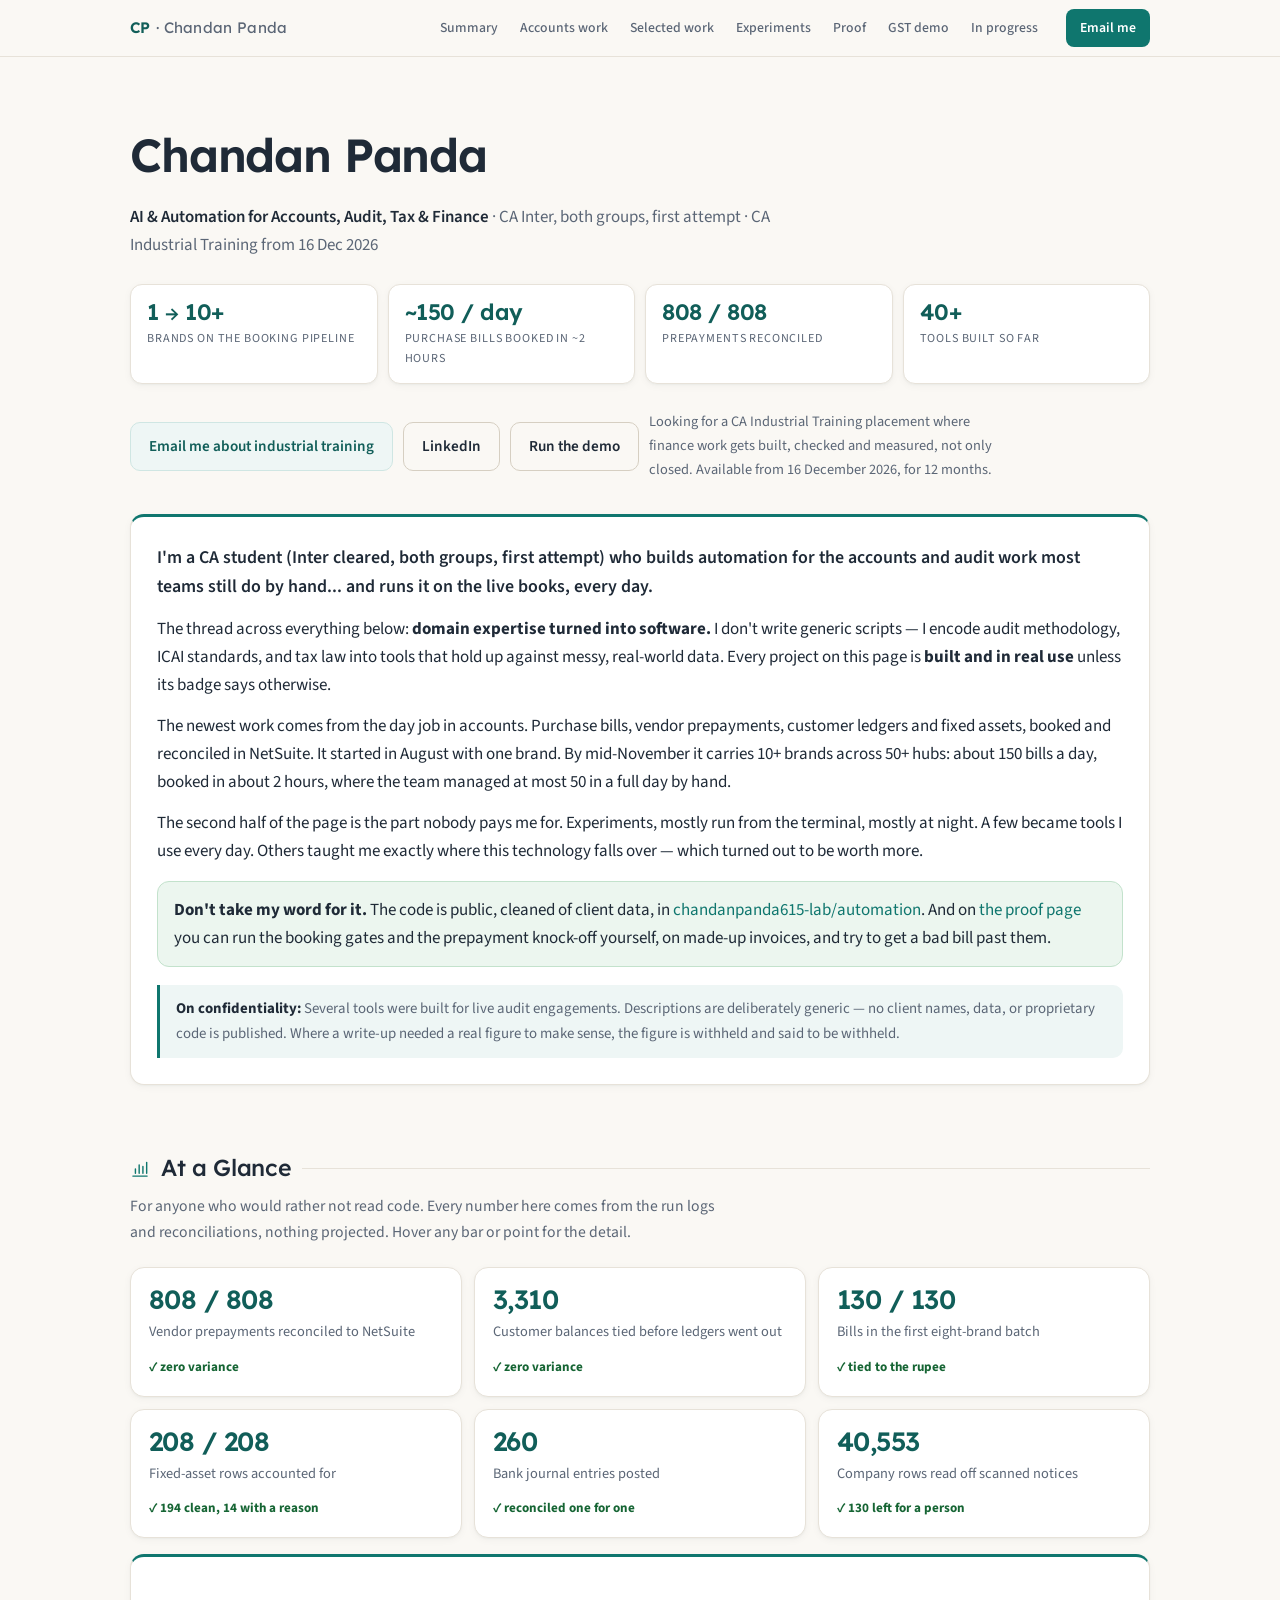
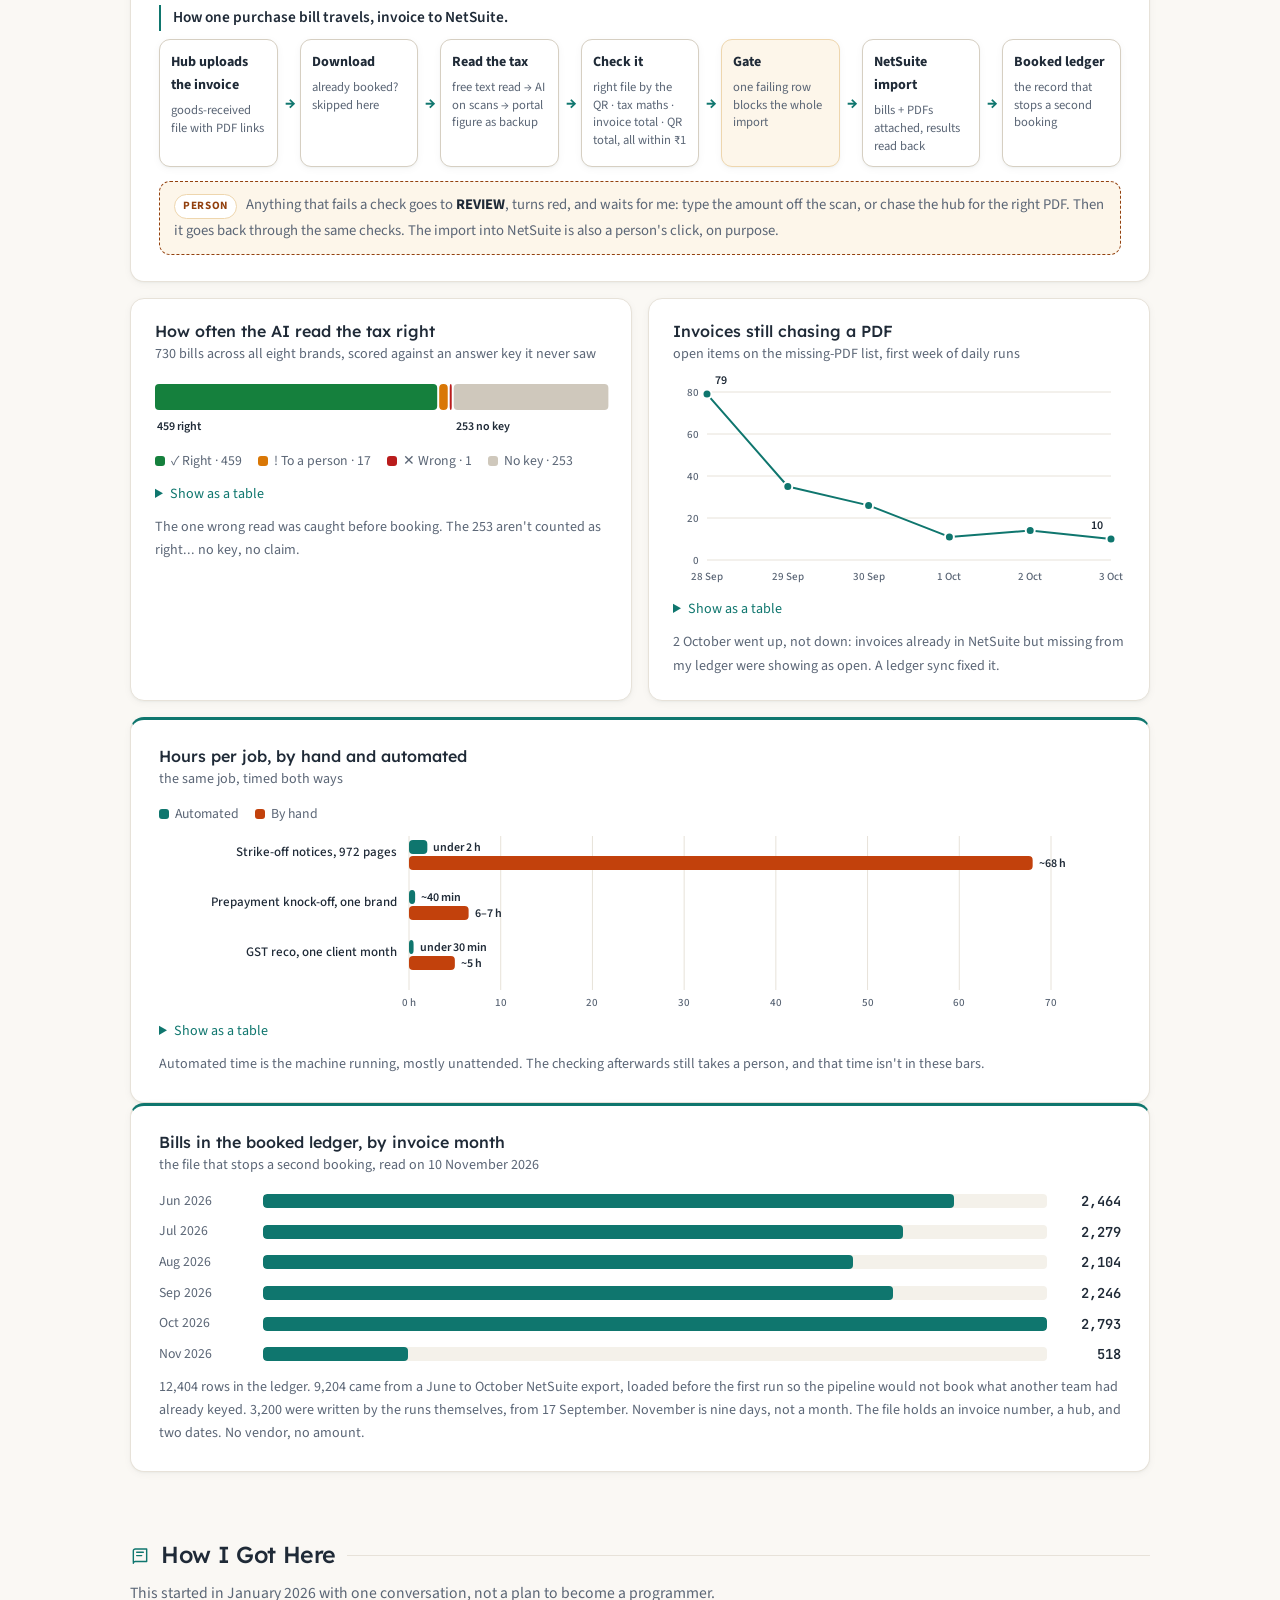
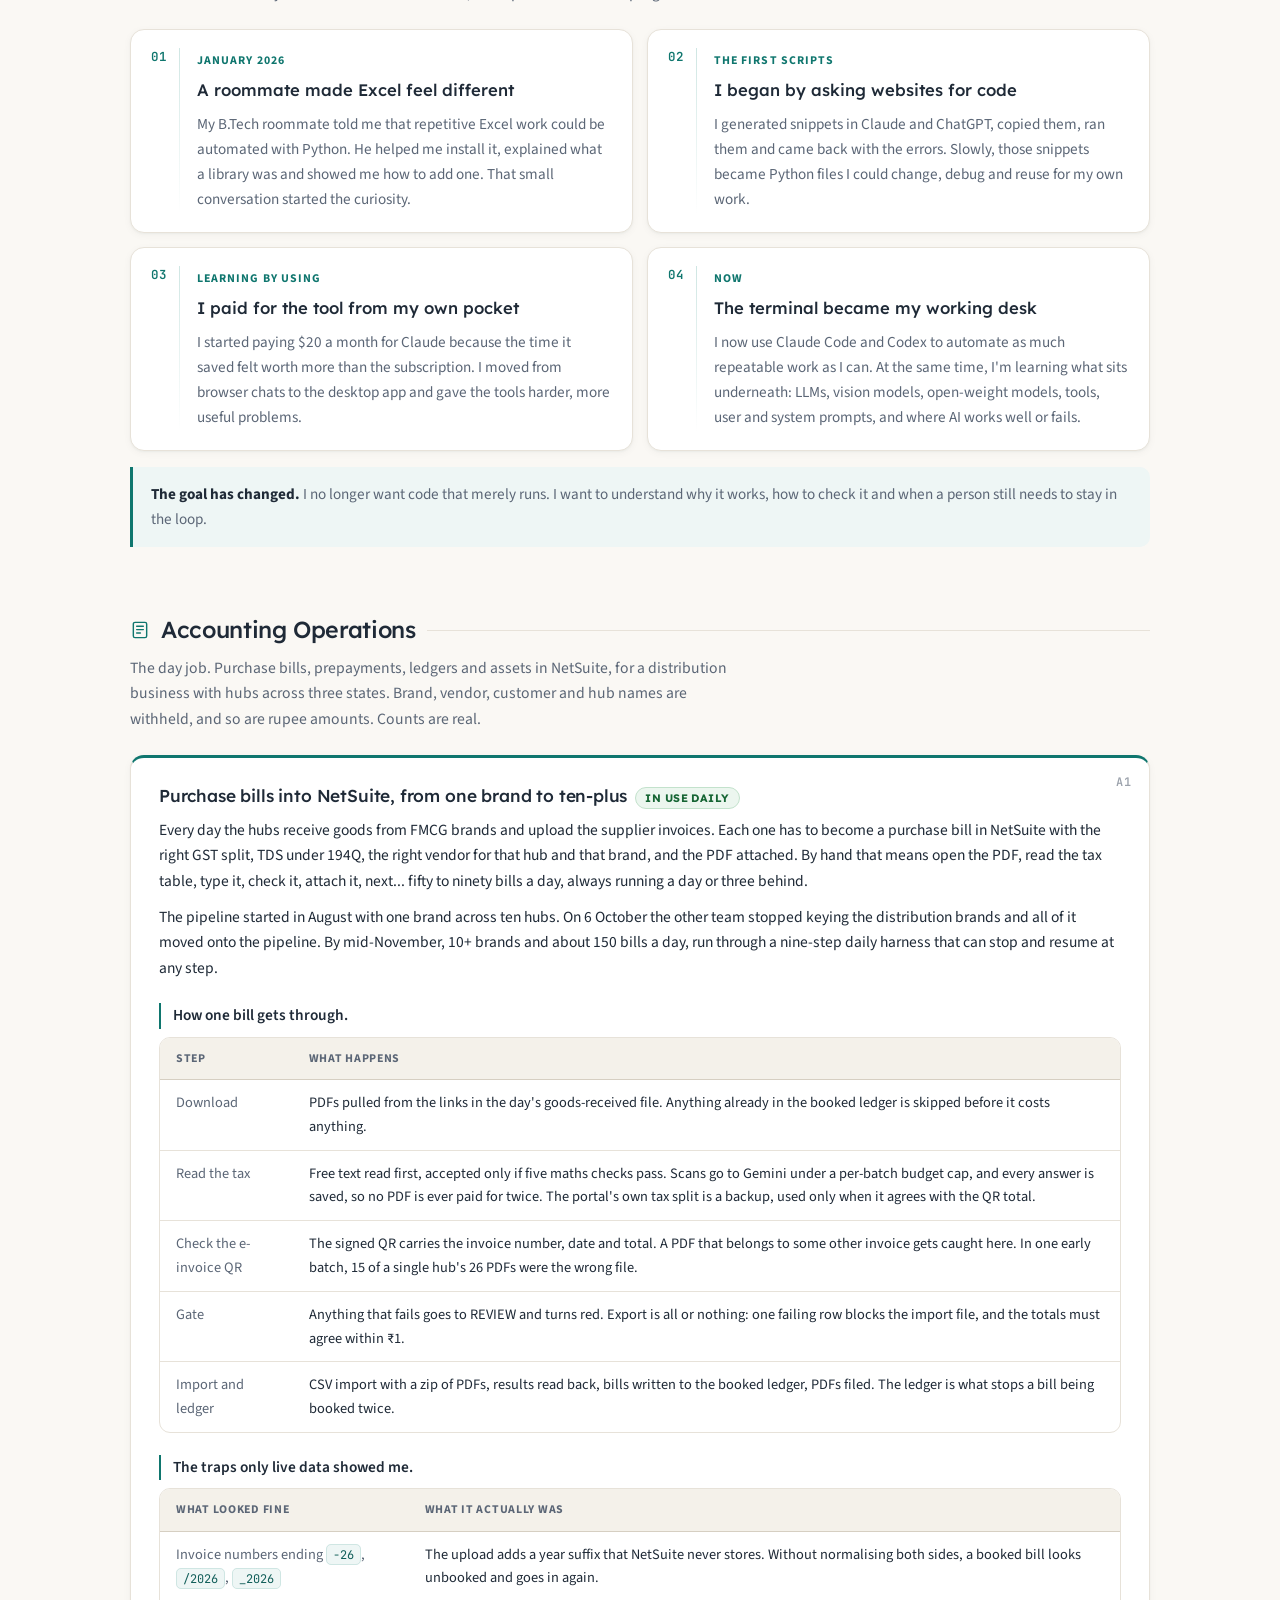
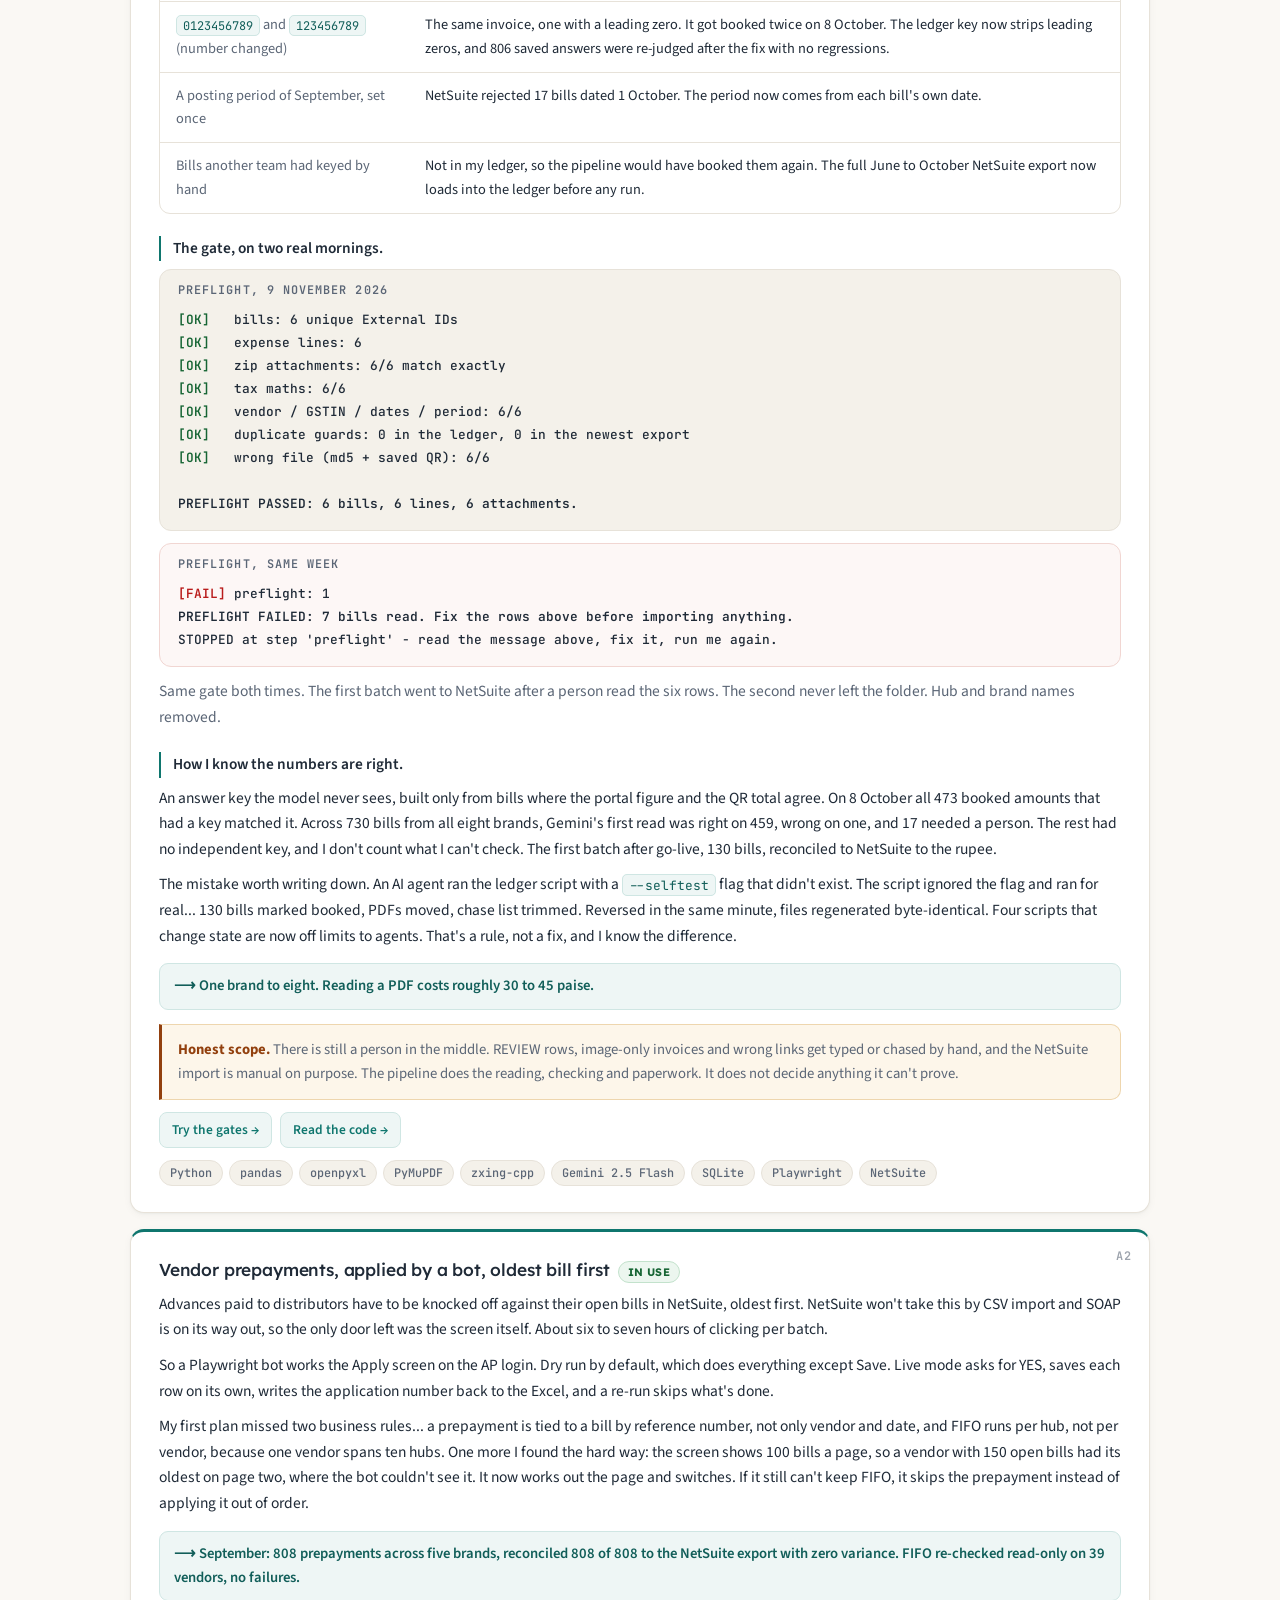
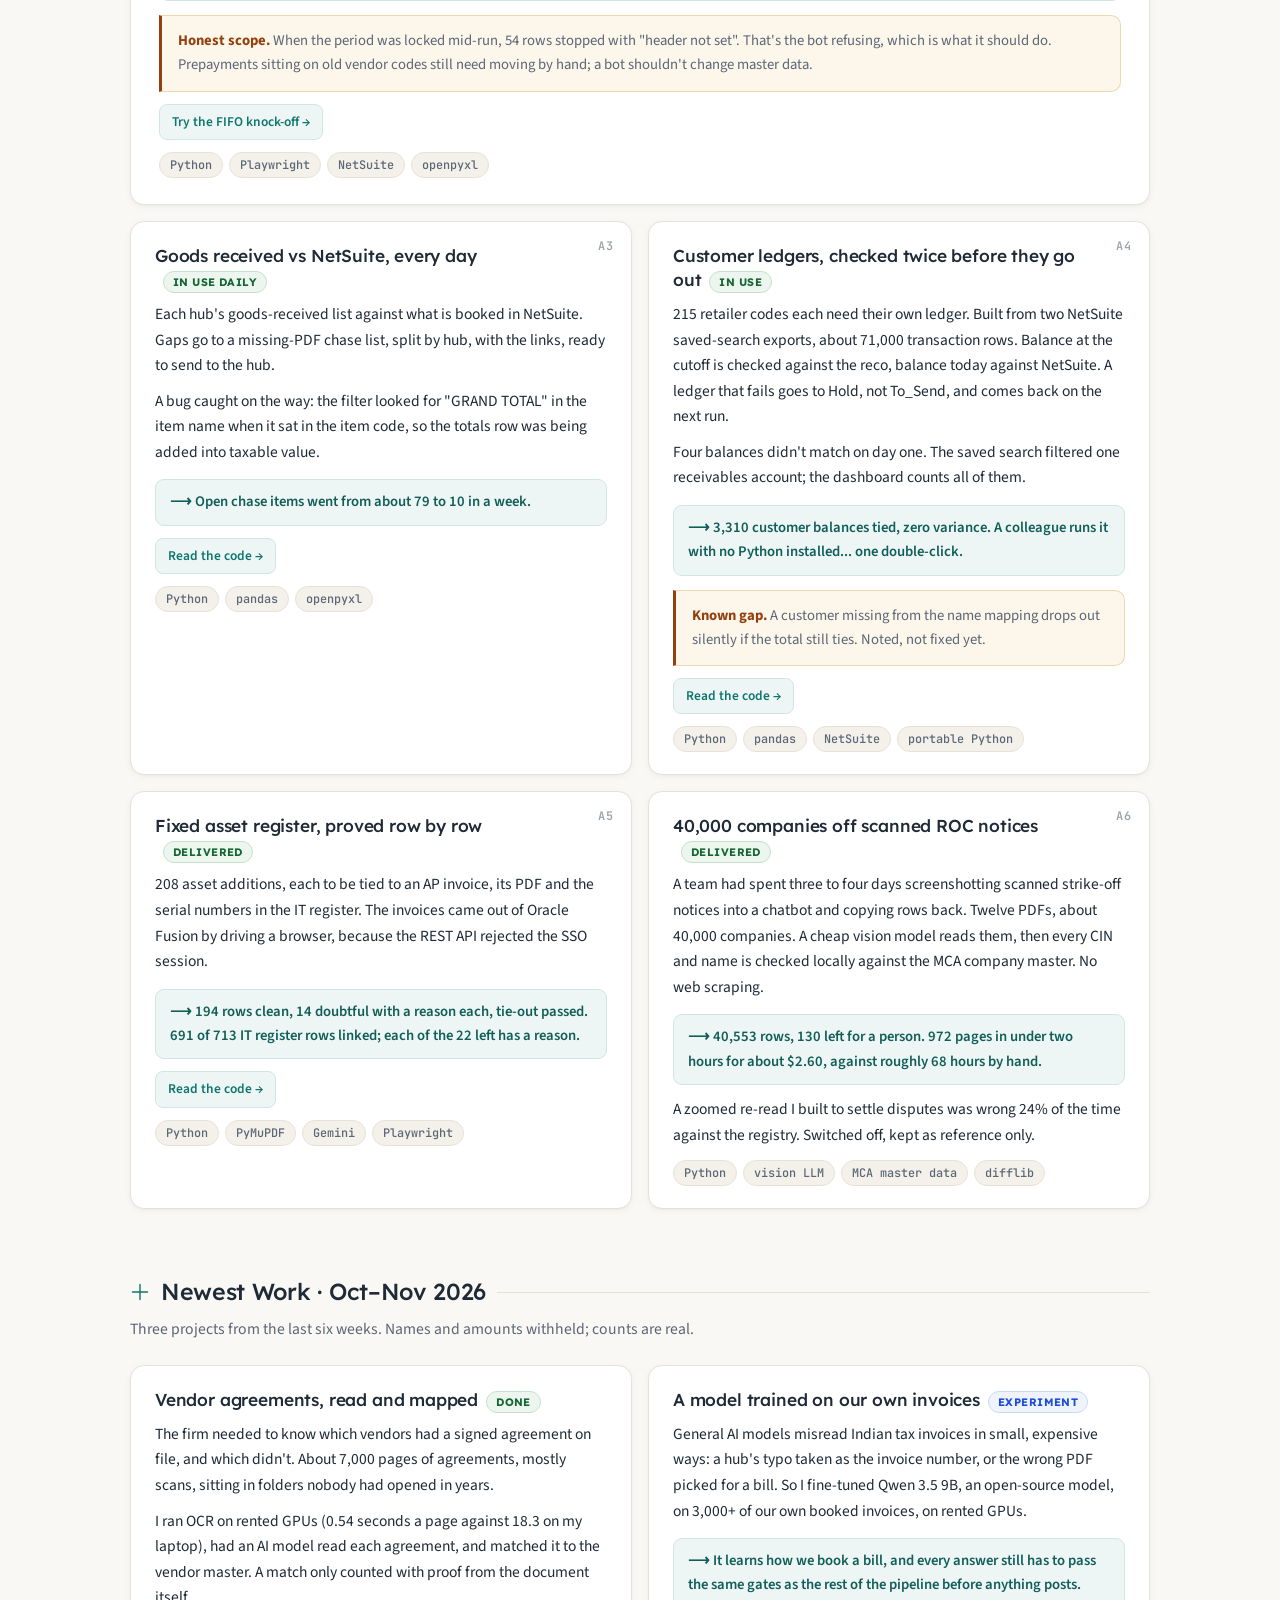
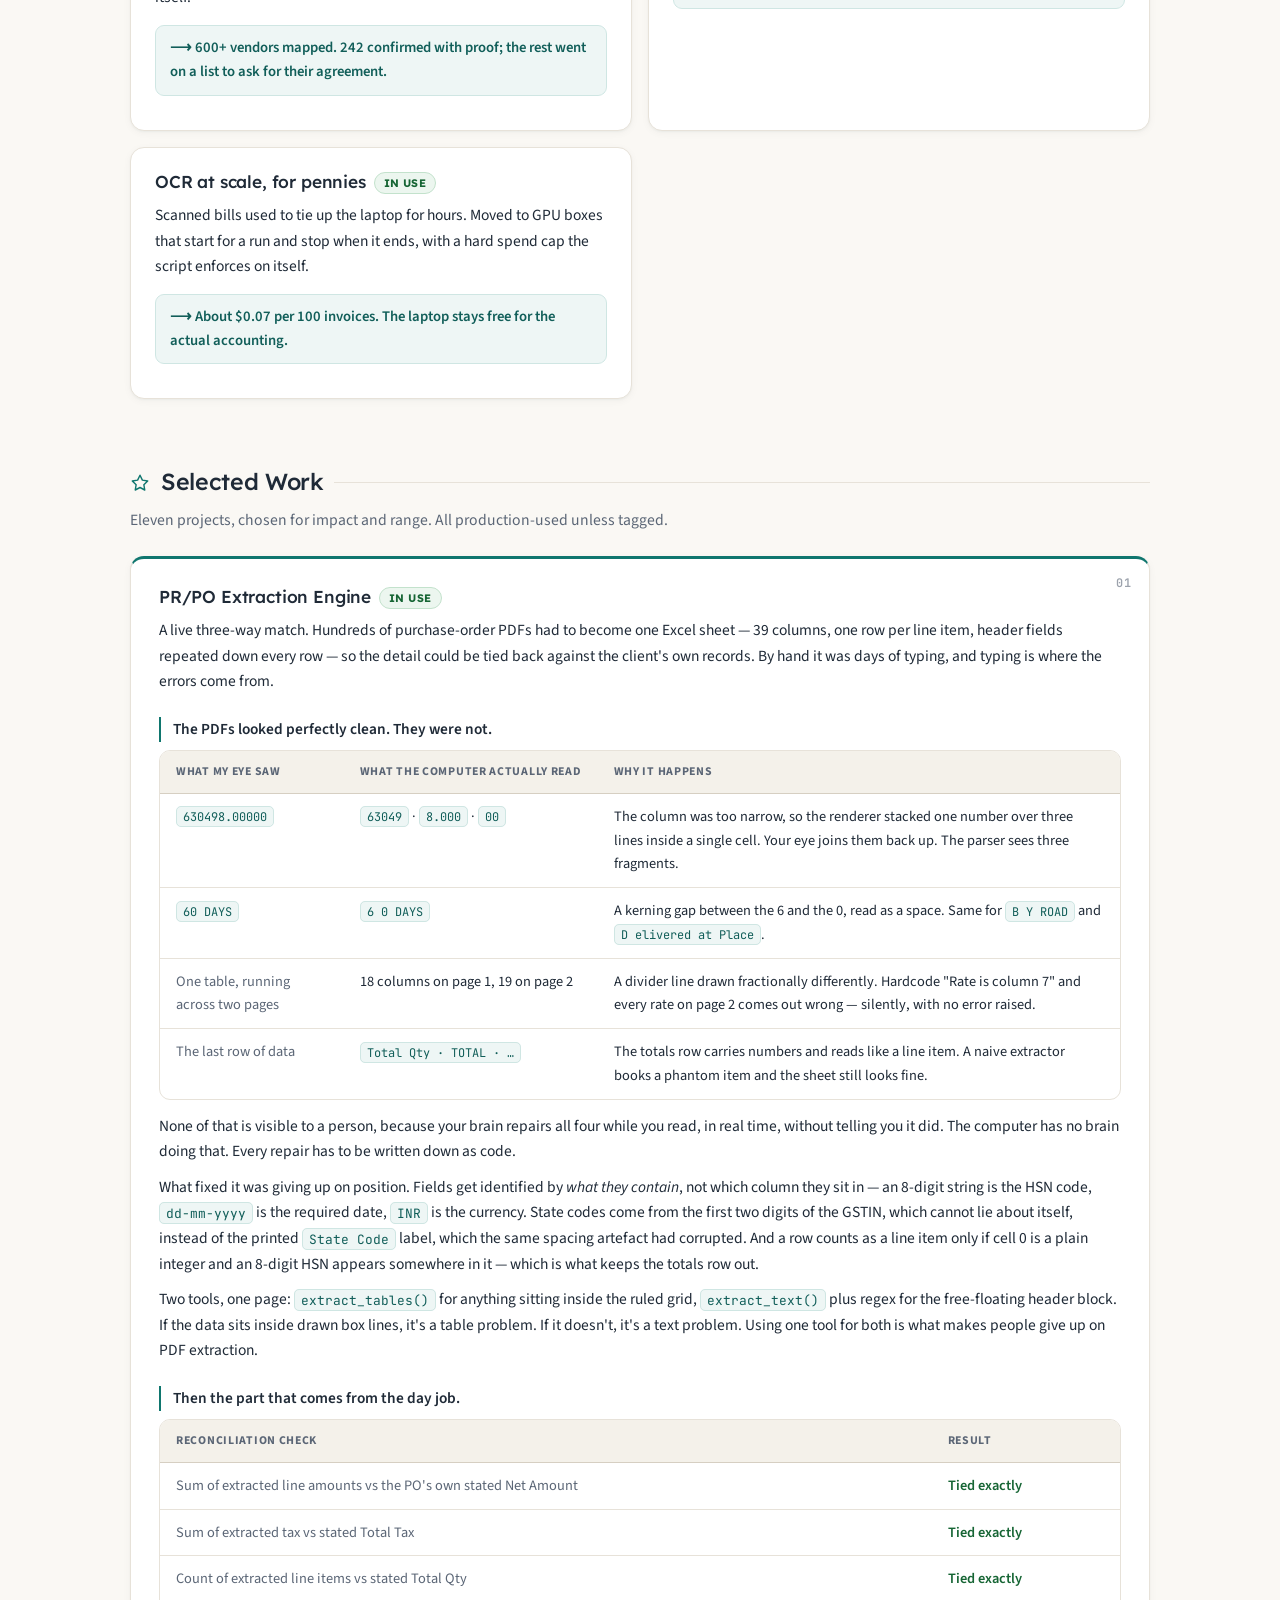
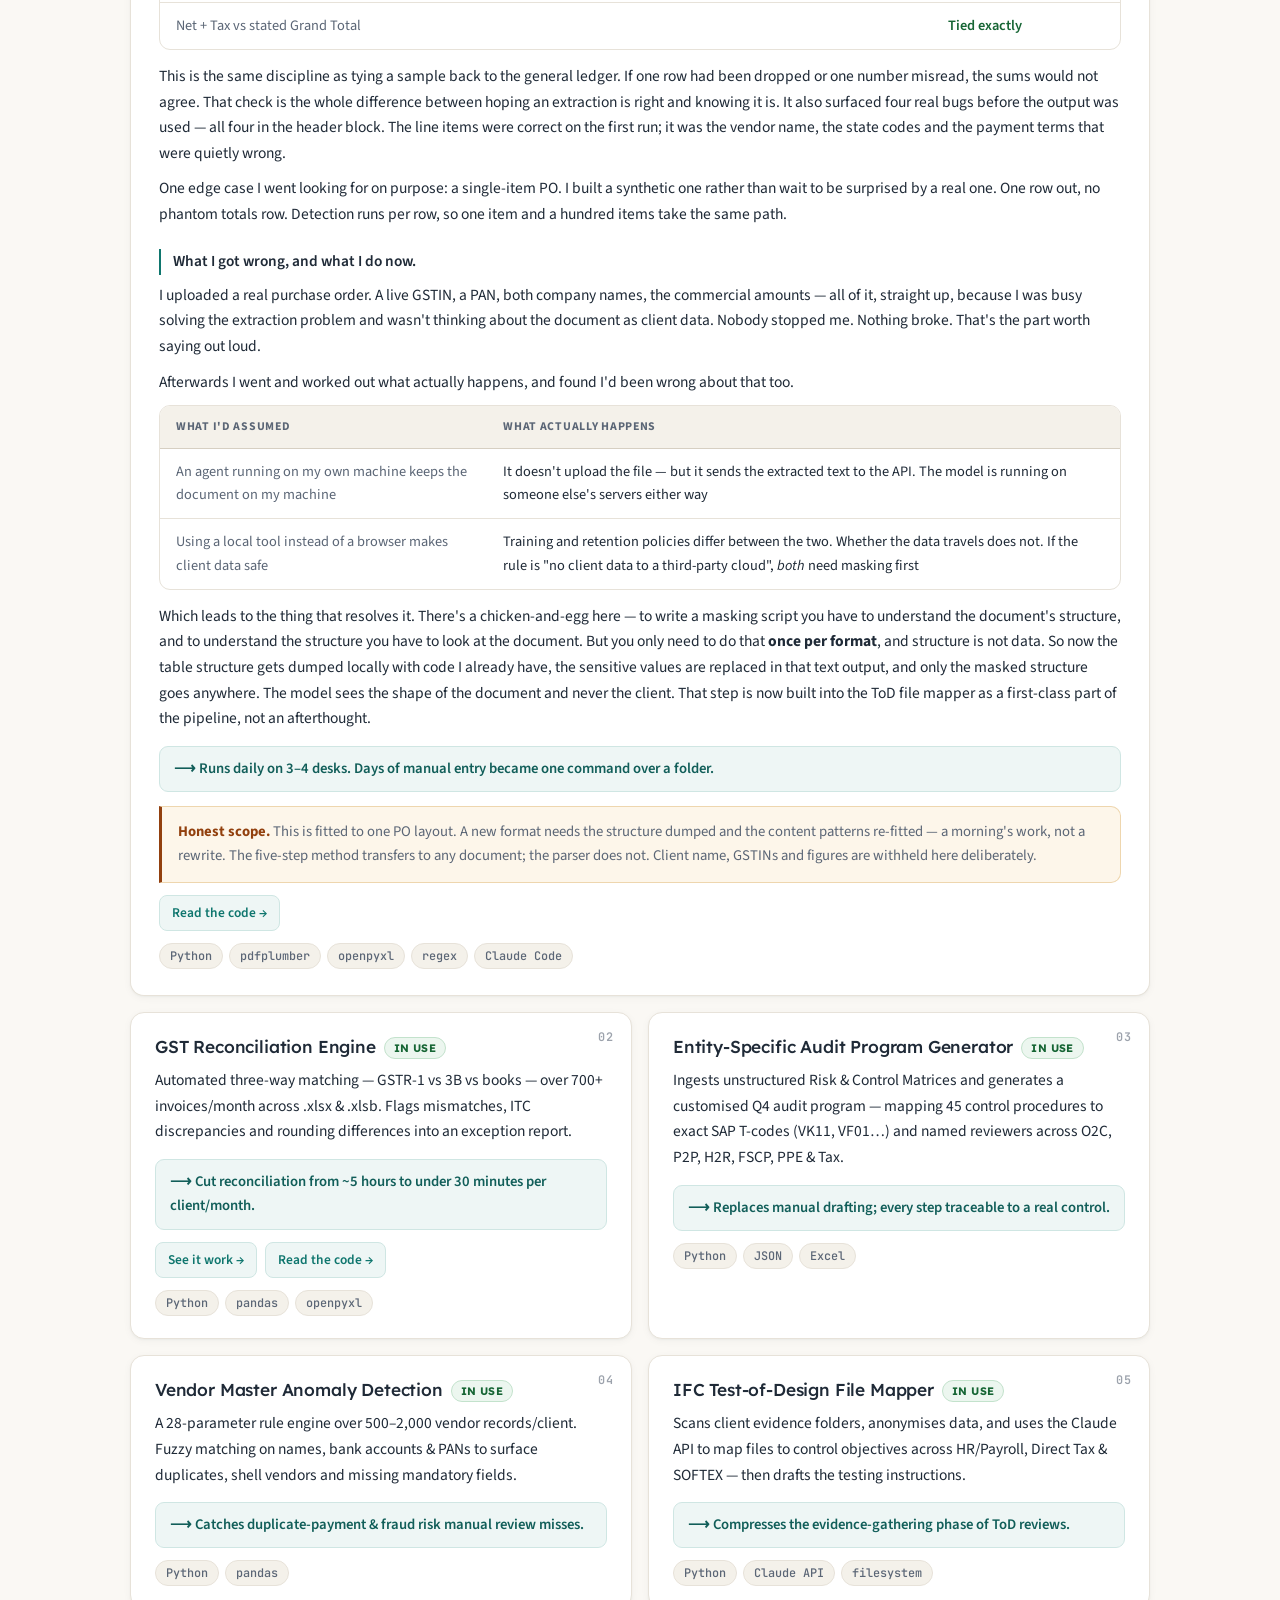
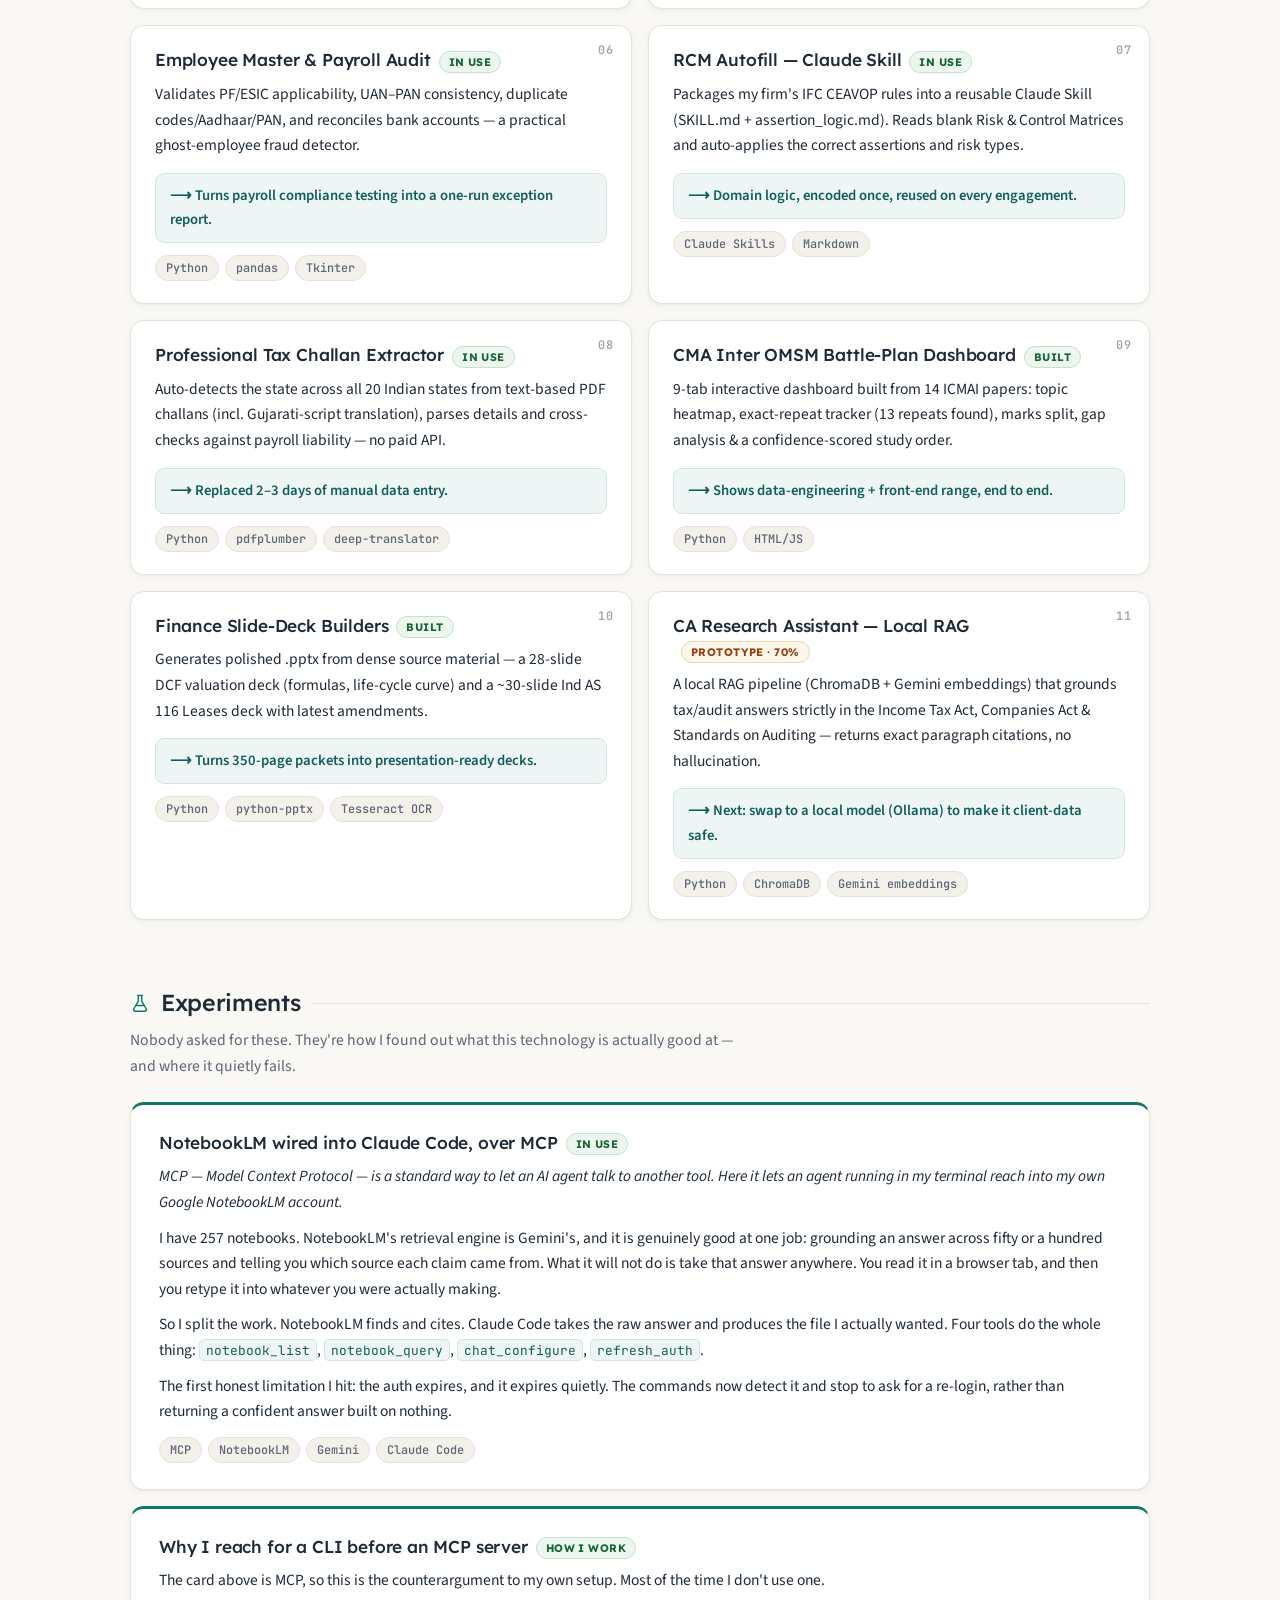
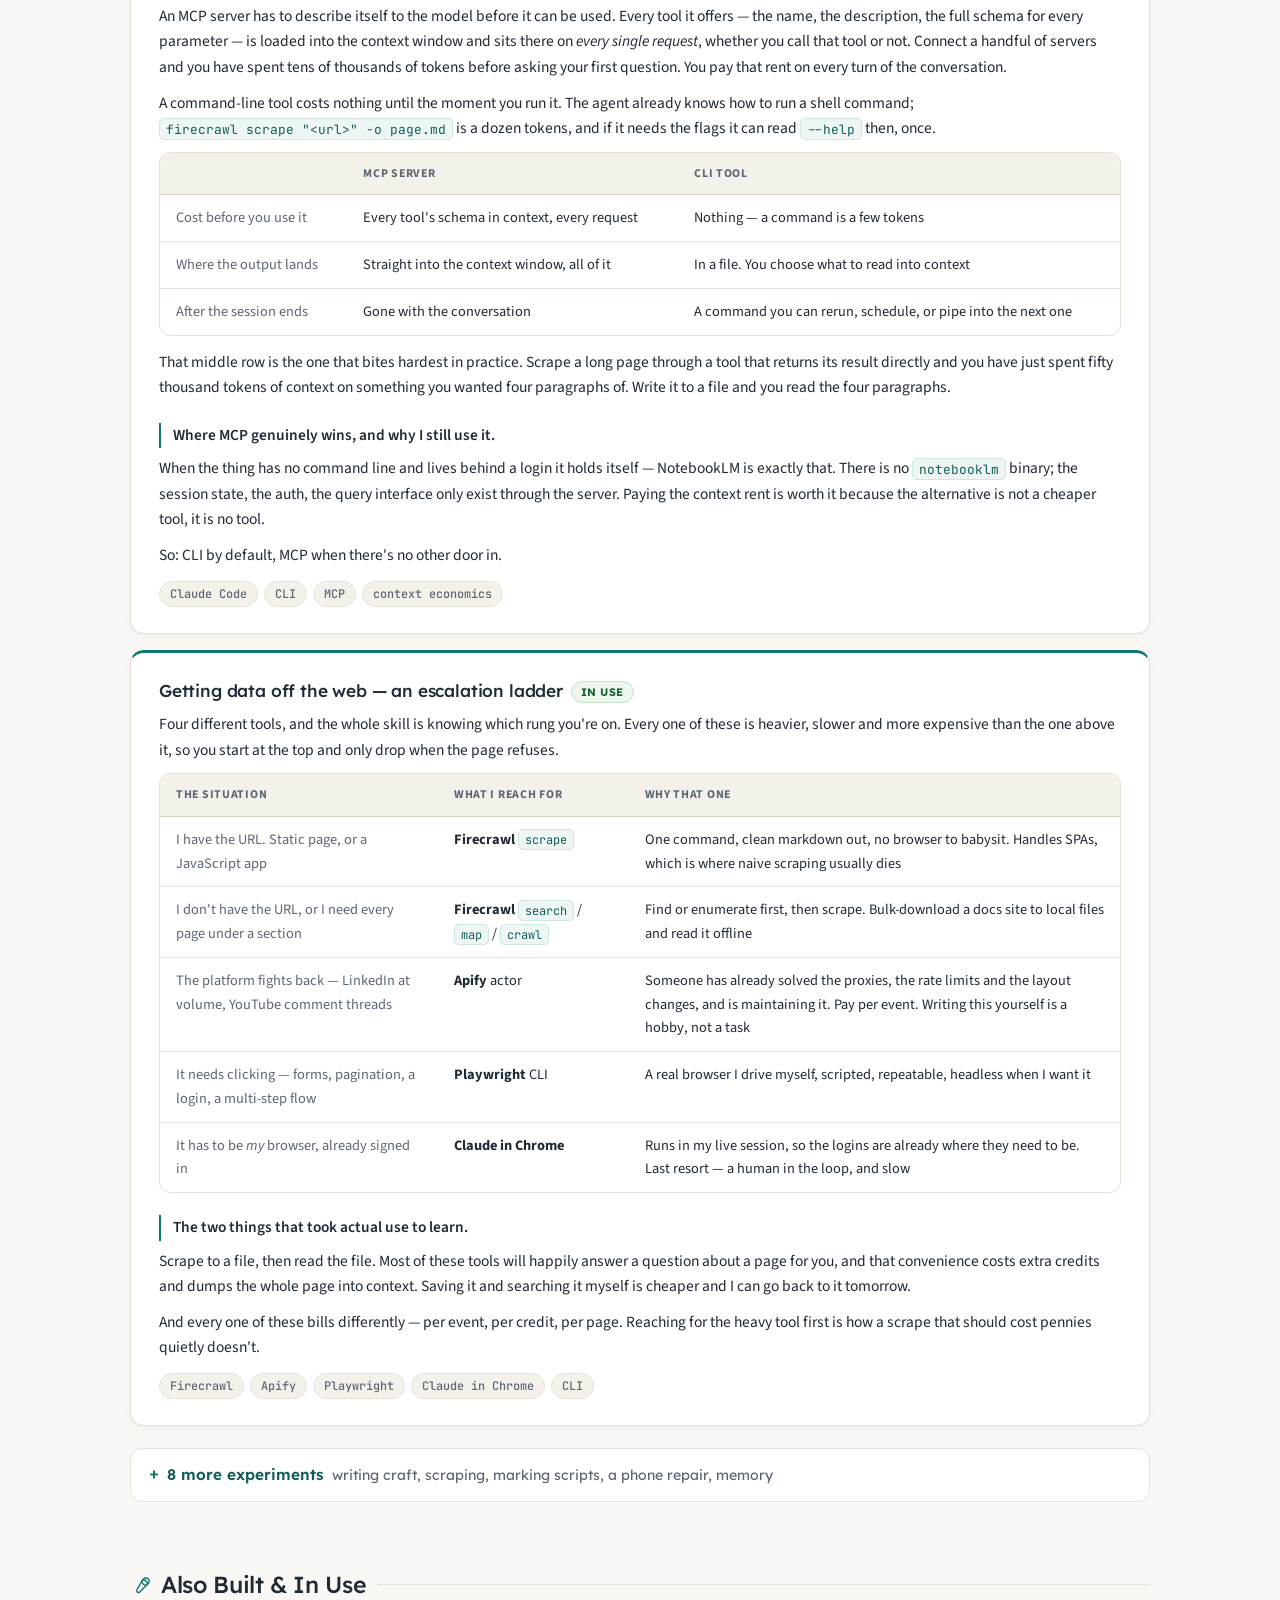
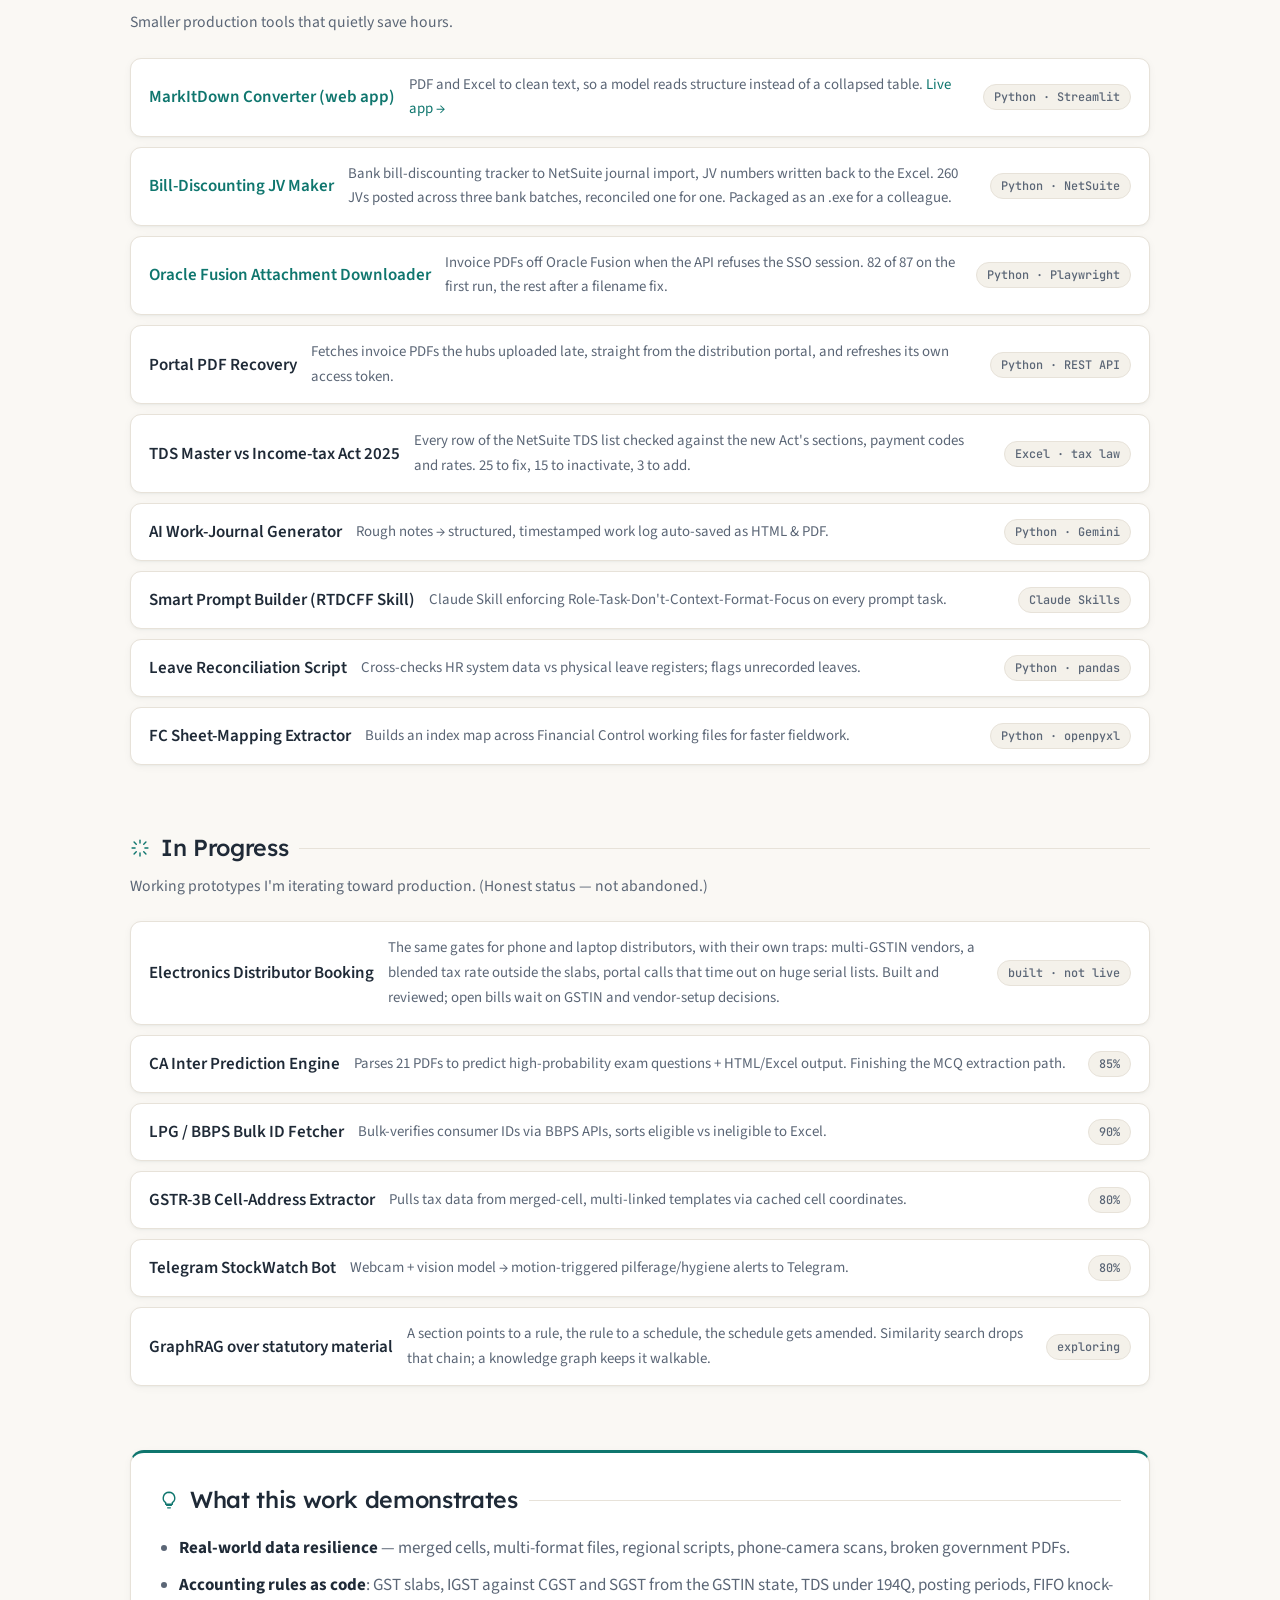
<file: index.html>
<!DOCTYPE html>
<html lang="en">
<head>
<meta charset="UTF-8">
<meta name="viewport" content="width=device-width, initial-scale=1.0">
<title>Chandan Panda · Automation for Accounts, Audit, Tax &amp; Finance</title>
<meta name="description" content="CA Inter (both groups, first attempt) who builds and runs finance automation: purchase bills into NetSuite across 10+ brands, prepayment knock-off, ledgers and reconciliations, with live demos and public code.">
<meta property="og:type" content="website">
<meta property="og:title" content="Chandan Panda · Automation for Accounts, Audit, Tax &amp; Finance">
<meta property="og:description" content="Purchase bills into NetSuite across 10+ brands, 808/808 prepayments reconciled, live demos you can try.">
<meta property="og:url" content="https://chandanpanda615-lab.github.io/projects/">
<meta property="og:image" content="https://chandanpanda615-lab.github.io/projects/og.png">
<meta property="og:image:width" content="1200">
<meta property="og:image:height" content="630">
<meta property="og:image:alt" content="Chandan Panda, CA Inter. Finance automation portfolio: 10+ brands on a purchase-bill pipeline, 808 of 808 prepayments reconciled.">
<meta name="twitter:card" content="summary_large_image">
<meta name="twitter:title" content="Chandan Panda · Automation for Accounts, Audit, Tax &amp; Finance">
<meta name="twitter:description" content="10+ brands on a purchase-bill pipeline, 808 of 808 prepayments reconciled, and demos you can run in the browser.">
<meta name="twitter:image" content="https://chandanpanda615-lab.github.io/projects/og.png">
<meta name="author" content="Chandan Panda">
<meta name="theme-color" content="#0F766E">
<link rel="canonical" href="https://chandanpanda615-lab.github.io/projects/">
<link rel="icon" href="data:image/svg+xml,%3Csvg xmlns='http://www.w3.org/2000/svg' viewBox='0 0 32 32'%3E%3Crect width='32' height='32' rx='7' fill='%230F766E'/%3E%3Ctext x='16' y='22' font-family='Arial' font-weight='700' font-size='15' text-anchor='middle' fill='%23ffffff'%3ECP%3C/text%3E%3C/svg%3E">
<link rel="preconnect" href="https://fonts.googleapis.com">
<link rel="preconnect" href="https://fonts.gstatic.com" crossorigin>
<link href="https://fonts.googleapis.com/css2?family=Lexend:wght@400;500;600&family=Source+Sans+3:wght@400;600;700&family=JetBrains+Mono:wght@400;500&display=swap" rel="stylesheet">
<link rel="stylesheet" href="theme.css">
</head>
<body id="top">
<div class="topbar">
  <div class="in">
    <a class="mk" href="#top">CP <span>· Chandan Panda</span></a>
    <nav aria-label="Sections">
      <a href="#glance">Summary</a>
      <a href="#accounts">Accounts work</a>
      <a class="hide-sm" href="#work">Selected work</a>
      <a class="hide-sm" href="#experiments">Experiments</a>
      <a href="proof.html">Proof</a>
      <a class="hide-sm" href="gst.html">GST demo</a>
      <a class="hide-sm" href="#progress">In progress</a>
    </nav>
    <a class="mail" href="mailto:chandanpanda615@gmail.com?subject=CA%20Industrial%20Training">Email me</a>
  </div>
</div>

<div class="wrap">
  <header>
    <h1>Chandan Panda</h1>
    <div class="tag"><b>AI &amp; Automation for Accounts, Audit, Tax &amp; Finance</b> · CA Inter, both groups, first attempt · CA Industrial Training from 16 Dec 2026</div>

    <div class="stats">
      <div class="stat"><span class="n">1 → 10+</span><span class="l">Brands on the booking pipeline</span></div>
      <div class="stat"><span class="n">~150 / day</span><span class="l">Purchase bills booked in ~2 hours</span></div>
      <div class="stat"><span class="n">808 / 808</span><span class="l">Prepayments reconciled</span></div>
      <div class="stat"><span class="n">40+</span><span class="l">Tools built so far</span></div>
    </div>
  </header>

  <div class="cta">
    <a href="mailto:chandanpanda615@gmail.com?subject=CA%20Industrial%20Training">Email me about industrial training</a>
    <a class="ghost" href="https://www.linkedin.com/in/chandan090903/">LinkedIn</a>
    <a class="ghost" href="proof.html">Run the demo</a>
    <p class="ask">Looking for a CA Industrial Training placement where finance work gets built, checked and measured, not only closed. Available from 16 December 2026, for 12 months.</p>
  </div>

  <section class="intro">
    <p class="lead">I'm a CA student (Inter cleared, both groups, first attempt) who builds automation for the accounts and audit work most teams still do by hand... and runs it on the live books, every day.</p>
    <p>The thread across everything below: <strong>domain expertise turned into software.</strong> I don't write generic scripts — I encode audit methodology, ICAI standards, and tax law into tools that hold up against messy, real-world data. Every project on this page is <strong>built and in real use</strong> unless its badge says otherwise.</p>
    <p>The newest work comes from the day job in accounts. Purchase bills, vendor prepayments, customer ledgers and fixed assets, booked and reconciled in NetSuite. It started in August with one brand. By mid-November it carries 10+ brands across 50+ hubs: about 150 bills a day, booked in about 2 hours, where the team managed at most 50 in a full day by hand.</p>
    <p>The second half of the page is the part nobody pays me for. Experiments, mostly run from the terminal, mostly at night. A few became tools I use every day. Others taught me exactly where this technology falls over — which turned out to be worth more.</p>
    <div class="prove"><strong>Don't take my word for it.</strong> The code is public, cleaned of client data, in <a href="https://github.com/chandanpanda615-lab/automation">chandanpanda615-lab/automation</a>. And on <a href="proof.html">the proof page</a> you can run the booking gates and the prepayment knock-off yourself, on made-up invoices, and try to get a bad bill past them.</div>
    <div class="note"><strong>On confidentiality:</strong> Several tools were built for live audit engagements. Descriptions are deliberately generic — no client names, data, or proprietary code is published. Where a write-up needed a real figure to make sense, the figure is withheld and said to be withheld.</div>
  </section>

  <div class="sechead" id="glance">
    <svg viewBox="0 0 24 24" aria-hidden="true"><path d="M3.5 20.5h17"/><path d="M6.5 17v-5M11 17V7M15.5 17v-8M20 17V4"/></svg>
    <h2>At a Glance</h2><span class="rule"></span>
  </div>
  <p class="sub">For anyone who would rather not read code. Every number here comes from the run logs and reconciliations, nothing projected. Hover any bar or point for the detail.</p>

  <div class="tiles">
    <div class="tile"><span class="n">808 / 808</span><span class="l">Vendor prepayments reconciled to NetSuite</span><span class="s">✓ zero variance</span></div>
    <div class="tile"><span class="n">3,310</span><span class="l">Customer balances tied before ledgers went out</span><span class="s">✓ zero variance</span></div>
    <div class="tile"><span class="n">130 / 130</span><span class="l">Bills in the first eight-brand batch</span><span class="s">✓ tied to the rupee</span></div>
    <div class="tile"><span class="n">208 / 208</span><span class="l">Fixed-asset rows accounted for</span><span class="s">✓ 194 clean, 14 with a reason</span></div>
    <div class="tile"><span class="n">260</span><span class="l">Bank journal entries posted</span><span class="s">✓ reconciled one for one</span></div>
    <div class="tile"><span class="n">40,553</span><span class="l">Company rows read off scanned notices</span><span class="s">✓ 130 left for a person</span></div>
  </div>

  <div class="card wide viz">
    <p class="cap">How one purchase bill travels, invoice to NetSuite.</p>
    <ol class="flow">
      <li><b>Hub uploads the invoice</b><span>goods-received file with PDF links</span></li>
      <li><b>Download</b><span>already booked? skipped here</span></li>
      <li><b>Read the tax</b><span>free text read → AI on scans → portal figure as backup</span></li>
      <li><b>Check it</b><span>right file by the QR · tax maths · invoice total · QR total, all within ₹1</span></li>
      <li class="gate"><b>Gate</b><span>one failing row blocks the whole import</span></li>
      <li><b>NetSuite import</b><span>bills + PDFs attached, results read back</span></li>
      <li><b>Booked ledger</b><span>the record that stops a second booking</span></li>
    </ol>
    <div class="flow-side"><span class="who">Person</span> Anything that fails a check goes to <b>REVIEW</b>, turns red, and waits for me: type the amount off the scan, or chase the hub for the right PDF. Then it goes back through the same checks. The import into NetSuite is also a person's click, on purpose.</div>
  </div>

  <div class="viz-grid">
    <figure class="card viz">
      <figcaption><b>How often the AI read the tax right</b><span>730 bills across all eight brands, scored against an answer key it never saw</span></figcaption>
      <div class="chart" id="chAcc" role="img" aria-label="Of 730 bills: 459 right, 17 sent to a person, 1 wrong, 253 with no independent key to score against"></div>
      <div class="legend" id="lgAcc"></div>
      <details><summary>Show as a table</summary><table class="log"><tr><th>Result</th><th>Bills</th></tr><tr><td>Right first time</td><td>459</td></tr><tr><td>Sent to a person</td><td>17</td></tr><tr><td>Wrong</td><td>1</td></tr><tr><td>No key to score against</td><td>253</td></tr></table></details>
      <p class="foot">The one wrong read was caught before booking. The 253 aren't counted as right... no key, no claim.</p>
    </figure>

    <figure class="card viz">
      <figcaption><b>Invoices still chasing a PDF</b><span>open items on the missing-PDF list, first week of daily runs</span></figcaption>
      <div class="chart" id="chChase" role="img" aria-label="Open items fell from 79 on 28 September to 10 on 3 October"></div>
      <details><summary>Show as a table</summary><table class="log"><tr><th>Date</th><th>Open</th></tr><tr><td>28 Sep</td><td>79</td></tr><tr><td>29 Sep</td><td>35</td></tr><tr><td>30 Sep</td><td>26</td></tr><tr><td>1 Oct</td><td>11</td></tr><tr><td>2 Oct</td><td>14</td></tr><tr><td>3 Oct</td><td>10</td></tr></table></details>
      <p class="foot">2 October went up, not down: invoices already in NetSuite but missing from my ledger were showing as open. A ledger sync fixed it.</p>
    </figure>
  </div>

  <figure class="card wide viz">
    <figcaption><b>Hours per job, by hand and automated</b><span>the same job, timed both ways</span></figcaption>
    <div class="legend" id="lgHrs"></div>
    <div class="chart" id="chHrs" role="img" aria-label="Strike-off notices, 972 pages: 68 hours by hand, under 2 automated. Prepayment knock-off, one brand batch: about 6.5 hours by hand, about 40 minutes automated. GST reconciliation, one client month: 5 hours by hand, under 30 minutes automated."></div>
    <details><summary>Show as a table</summary><table class="log"><tr><th>Job</th><th>By hand</th><th>Automated</th></tr><tr><td>Strike-off notices, 972 pages</td><td>~68 h (5 min a page)</td><td>under 2 h</td></tr><tr><td>Prepayment knock-off, one brand batch</td><td>6 to 7 h</td><td>~40 min, unattended</td></tr><tr><td>GST reconciliation, one client month</td><td>~5 h</td><td>under 30 min</td></tr></table></details>
    <p class="foot">Automated time is the machine running, mostly unattended. The checking afterwards still takes a person, and that time isn't in these bars.</p>
  </figure>

  <figure class="card wide viz">
    <figcaption><b>Bills in the booked ledger, by invoice month</b><span>the file that stops a second booking, read on 10 November 2026</span></figcaption>
    <div class="lbars">
      <div class="lrow"><span class="lt">Jun 2026</span><span class="lb"><i style="width:88.2%"></i></span><span class="lv">2,464</span></div>
      <div class="lrow"><span class="lt">Jul 2026</span><span class="lb"><i style="width:81.6%"></i></span><span class="lv">2,279</span></div>
      <div class="lrow"><span class="lt">Aug 2026</span><span class="lb"><i style="width:75.3%"></i></span><span class="lv">2,104</span></div>
      <div class="lrow"><span class="lt">Sep 2026</span><span class="lb"><i style="width:80.4%"></i></span><span class="lv">2,246</span></div>
      <div class="lrow"><span class="lt">Oct 2026</span><span class="lb"><i style="width:100%"></i></span><span class="lv">2,793</span></div>
      <div class="lrow"><span class="lt">Nov 2026</span><span class="lb"><i style="width:18.5%"></i></span><span class="lv">518</span></div>
    </div>
    <p class="foot">12,404 rows in the ledger. 9,204 came from a June to October NetSuite export, loaded before the first run so the pipeline would not book what another team had already keyed. 3,200 were written by the runs themselves, from 17 September. November is nine days, not a month. The file holds an invoice number, a hub, and two dates. No vendor, no amount.</p>
  </figure>

  <div class="sechead" id="story">
    <svg viewBox="0 0 24 24" aria-hidden="true"><path d="M4 19.5V5.8A2.3 2.3 0 0 1 6.3 3.5H20v15H6.3A2.3 2.3 0 0 0 4 20.8"/><path d="M8 7.5h8M8 11.5h6"/></svg>
    <h2>How I Got Here</h2><span class="rule"></span>
  </div>
  <p class="sub">This started in January 2026 with one conversation, not a plan to become a programmer.</p>
  <div class="story-grid">
    <article class="story-step">
      <span class="when">January 2026</span>
      <h3>A roommate made Excel feel different</h3>
      <p>My B.Tech roommate told me that repetitive Excel work could be automated with Python. He helped me install it, explained what a library was and showed me how to add one. That small conversation started the curiosity.</p>
    </article>
    <article class="story-step">
      <span class="when">The first scripts</span>
      <h3>I began by asking websites for code</h3>
      <p>I generated snippets in Claude and ChatGPT, copied them, ran them and came back with the errors. Slowly, those snippets became Python files I could change, debug and reuse for my own work.</p>
    </article>
    <article class="story-step">
      <span class="when">Learning by using</span>
      <h3>I paid for the tool from my own pocket</h3>
      <p>I started paying $20 a month for Claude because the time it saved felt worth more than the subscription. I moved from browser chats to the desktop app and gave the tools harder, more useful problems.</p>
    </article>
    <article class="story-step">
      <span class="when">Now</span>
      <h3>The terminal became my working desk</h3>
      <p>I now use Claude Code and Codex to automate as much repeatable work as I can. At the same time, I'm learning what sits underneath: LLMs, vision models, open-weight models, tools, user and system prompts, and where AI works well or fails.</p>
    </article>
  </div>
  <p class="story-close"><strong>The goal has changed.</strong> I no longer want code that merely runs. I want to understand why it works, how to check it and when a person still needs to stay in the loop.</p>

  <div class="sechead" id="accounts">
    <svg viewBox="0 0 24 24" aria-hidden="true"><rect x="4" y="2.8" width="16" height="18.4" rx="2"/><path d="M8 7.5h8M8 11.5h8M8 15.5h4.5"/></svg>
    <h2>Accounting Operations</h2><span class="rule"></span>
  </div>
  <p class="sub">The day job. Purchase bills, prepayments, ledgers and assets in NetSuite, for a distribution business with hubs across three states. Brand, vendor, customer and hub names are withheld, and so are rupee amounts. Counts are real.</p>
  <div class="grid">

    <div class="card wide"><span class="num">A1</span>
      <h3>Purchase bills into NetSuite, from one brand to ten-plus<span class="badge b-live">in use daily</span></h3>
      <p>Every day the hubs receive goods from FMCG brands and upload the supplier invoices. Each one has to become a purchase bill in NetSuite with the right GST split, TDS under 194Q, the right vendor for that hub and that brand, and the PDF attached. By hand that means open the PDF, read the tax table, type it, check it, attach it, next... fifty to ninety bills a day, always running a day or three behind.</p>
      <p>The pipeline started in August with one brand across ten hubs. On 6 October the other team stopped keying the distribution brands and all of it moved onto the pipeline. By mid-November, 10+ brands and about 150 bills a day, run through a nine-step daily harness that can stop and resume at any step.</p>

      <p class="cap">How one bill gets through.</p>
      <div class="tw">
      <table class="log">
        <tr><th>Step</th><th>What happens</th></tr>
        <tr><td>Download</td><td>PDFs pulled from the links in the day's goods-received file. Anything already in the booked ledger is skipped before it costs anything.</td></tr>
        <tr><td>Read the tax</td><td>Free text read first, accepted only if five maths checks pass. Scans go to Gemini under a per-batch budget cap, and every answer is saved, so no PDF is ever paid for twice. The portal's own tax split is a backup, used only when it agrees with the QR total.</td></tr>
        <tr><td>Check the e-invoice QR</td><td>The signed QR carries the invoice number, date and total. A PDF that belongs to some other invoice gets caught here. In one early batch, 15 of a single hub's 26 PDFs were the wrong file.</td></tr>
        <tr><td>Gate</td><td>Anything that fails goes to REVIEW and turns red. Export is all or nothing: one failing row blocks the import file, and the totals must agree within ₹1.</td></tr>
        <tr><td>Import and ledger</td><td>CSV import with a zip of PDFs, results read back, bills written to the booked ledger, PDFs filed. The ledger is what stops a bill being booked twice.</td></tr>
      </table>
      </div>

      <p class="cap">The traps only live data showed me.</p>
      <div class="tw">
      <table class="log">
        <tr><th>What looked fine</th><th>What it actually was</th></tr>
        <tr><td>Invoice numbers ending <code>-26</code>, <code>/2026</code>, <code>_2026</code></td><td>The upload adds a year suffix that NetSuite never stores. Without normalising both sides, a booked bill looks unbooked and goes in again.</td></tr>
        <tr><td><code>0123456789</code> and <code>123456789</code> (number changed)</td><td>The same invoice, one with a leading zero. It got booked twice on 8 October. The ledger key now strips leading zeros, and 806 saved answers were re-judged after the fix with no regressions.</td></tr>
        <tr><td>A posting period of September, set once</td><td>NetSuite rejected 17 bills dated 1 October. The period now comes from each bill's own date.</td></tr>
        <tr><td>Bills another team had keyed by hand</td><td>Not in my ledger, so the pipeline would have booked them again. The full June to October NetSuite export now loads into the ledger before any run.</td></tr>
      </table>
      </div>

      <p class="cap">The gate, on two real mornings.</p>
      <div class="runpanel">
        <p class="rh">Preflight, 9 November 2026</p>
        <pre><span class="ok">[OK]</span>   bills: 6 unique External IDs
<span class="ok">[OK]</span>   expense lines: 6
<span class="ok">[OK]</span>   zip attachments: 6/6 match exactly
<span class="ok">[OK]</span>   tax maths: 6/6
<span class="ok">[OK]</span>   vendor / GSTIN / dates / period: 6/6
<span class="ok">[OK]</span>   duplicate guards: 0 in the ledger, 0 in the newest export
<span class="ok">[OK]</span>   wrong file (md5 + saved QR): 6/6

<span class="big">PREFLIGHT PASSED: 6 bills, 6 lines, 6 attachments.</span></pre>
      </div>
      <div class="runpanel bad-panel">
        <p class="rh">Preflight, same week</p>
        <pre><span class="bad">[FAIL]</span> preflight: 1
<span class="big">PREFLIGHT FAILED: 7 bills read. Fix the rows above before importing anything.</span>
STOPPED at step 'preflight' - read the message above, fix it, run me again.</pre>
      </div>
      <p class="aside-line">Same gate both times. The first batch went to NetSuite after a person read the six rows. The second never left the folder. Hub and brand names removed.</p>

      <p class="cap">How I know the numbers are right.</p>
      <p>An answer key the model never sees, built only from bills where the portal figure and the QR total agree. On 8 October all 473 booked amounts that had a key matched it. Across 730 bills from all eight brands, Gemini's first read was right on 459, wrong on one, and 17 needed a person. The rest had no independent key, and I don't count what I can't check. The first batch after go-live, 130 bills, reconciled to NetSuite to the rupee.</p>
      <p>The mistake worth writing down. An AI agent ran the ledger script with a <code>--selftest</code> flag that didn't exist. The script ignored the flag and ran for real... 130 bills marked booked, PDFs moved, chase list trimmed. Reversed in the same minute, files regenerated byte-identical. Four scripts that change state are now off limits to agents. That's a rule, not a fix, and I know the difference.</p>

      <p class="impact">⟶ One brand to eight. Reading a PDF costs roughly 30 to 45 paise.</p>
      <div class="scope"><strong>Honest scope.</strong> There is still a person in the middle. REVIEW rows, image-only invoices and wrong links get typed or chased by hand, and the NetSuite import is manual on purpose. The pipeline does the reading, checking and paperwork. It does not decide anything it can't prove.</div>
      <div class="proof"><a href="proof.html#gates">Try the gates →</a><a href="https://github.com/chandanpanda615-lab/automation/tree/main/netsuite-purchase-automation">Read the code →</a></div>
      <div class="stack"><span>Python</span><span>pandas</span><span>openpyxl</span><span>PyMuPDF</span><span>zxing-cpp</span><span>Gemini 2.5 Flash</span><span>SQLite</span><span>Playwright</span><span>NetSuite</span></div>
    </div>

    <div class="card wide"><span class="num">A2</span>
      <h3>Vendor prepayments, applied by a bot, oldest bill first<span class="badge b-live">in use</span></h3>
      <p>Advances paid to distributors have to be knocked off against their open bills in NetSuite, oldest first. NetSuite won't take this by CSV import and SOAP is on its way out, so the only door left was the screen itself. About six to seven hours of clicking per batch.</p>
      <p>So a Playwright bot works the Apply screen on the AP login. Dry run by default, which does everything except Save. Live mode asks for YES, saves each row on its own, writes the application number back to the Excel, and a re-run skips what's done.</p>
      <p>My first plan missed two business rules... a prepayment is tied to a bill by reference number, not only vendor and date, and FIFO runs per hub, not per vendor, because one vendor spans ten hubs. One more I found the hard way: the screen shows 100 bills a page, so a vendor with 150 open bills had its oldest on page two, where the bot couldn't see it. It now works out the page and switches. If it still can't keep FIFO, it skips the prepayment instead of applying it out of order.</p>
      <p class="impact">⟶ September: 808 prepayments across five brands, reconciled 808 of 808 to the NetSuite export with zero variance. FIFO re-checked read-only on 39 vendors, no failures.</p>
      <div class="scope"><strong>Honest scope.</strong> When the period was locked mid-run, 54 rows stopped with "header not set". That's the bot refusing, which is what it should do. Prepayments sitting on old vendor codes still need moving by hand; a bot shouldn't change master data.</div>
      <div class="proof"><a href="proof.html#fifo">Try the FIFO knock-off →</a></div>
      <div class="stack"><span>Python</span><span>Playwright</span><span>NetSuite</span><span>openpyxl</span></div>
    </div>

    <div class="card"><span class="num">A3</span>
      <h3>Goods received vs NetSuite, every day<span class="badge b-live">in use daily</span></h3>
      <p>Each hub's goods-received list against what is booked in NetSuite. Gaps go to a missing-PDF chase list, split by hub, with the links, ready to send to the hub.</p>
      <p>A bug caught on the way: the filter looked for "GRAND TOTAL" in the item name when it sat in the item code, so the totals row was being added into taxable value.</p>
      <p class="impact">⟶ Open chase items went from about 79 to 10 in a week.</p>
      <div class="proof"><a href="https://github.com/chandanpanda615-lab/automation/tree/main/netsuite-purchase-automation/2_Reconciliation">Read the code →</a></div>
      <div class="stack"><span>Python</span><span>pandas</span><span>openpyxl</span></div>
    </div>

    <div class="card"><span class="num">A4</span>
      <h3>Customer ledgers, checked twice before they go out<span class="badge b-live">in use</span></h3>
      <p>215 retailer codes each need their own ledger. Built from two NetSuite saved-search exports, about 71,000 transaction rows. Balance at the cutoff is checked against the reco, balance today against NetSuite. A ledger that fails goes to Hold, not To_Send, and comes back on the next run.</p>
      <p>Four balances didn't match on day one. The saved search filtered one receivables account; the dashboard counts all of them.</p>
      <p class="impact">⟶ 3,310 customer balances tied, zero variance. A colleague runs it with no Python installed... one double-click.</p>
      <div class="scope"><strong>Known gap.</strong> A customer missing from the name mapping drops out silently if the total still ties. Noted, not fixed yet.</div>
      <div class="proof"><a href="https://github.com/chandanpanda615-lab/automation/tree/main/customer-ledger-check">Read the code →</a></div>
      <div class="stack"><span>Python</span><span>pandas</span><span>NetSuite</span><span>portable Python</span></div>
    </div>

    <div class="card"><span class="num">A5</span>
      <h3>Fixed asset register, proved row by row<span class="badge b-live">delivered</span></h3>
      <p>208 asset additions, each to be tied to an AP invoice, its PDF and the serial numbers in the IT register. The invoices came out of Oracle Fusion by driving a browser, because the REST API rejected the SSO session.</p>
      <p class="impact">⟶ 194 rows clean, 14 doubtful with a reason each, tie-out passed. 691 of 713 IT register rows linked; each of the 22 left has a reason.</p>
      <div class="proof"><a href="https://github.com/chandanpanda615-lab/automation/tree/main/far-invoice-reconciliation">Read the code →</a></div>
      <div class="stack"><span>Python</span><span>PyMuPDF</span><span>Gemini</span><span>Playwright</span></div>
    </div>

    <div class="card"><span class="num">A6</span>
      <h3>40,000 companies off scanned ROC notices<span class="badge b-live">delivered</span></h3>
      <p>A team had spent three to four days screenshotting scanned strike-off notices into a chatbot and copying rows back. Twelve PDFs, about 40,000 companies. A cheap vision model reads them, then every CIN and name is checked locally against the MCA company master. No web scraping.</p>
      <p class="impact">⟶ 40,553 rows, 130 left for a person. 972 pages in under two hours for about $2.60, against roughly 68 hours by hand.</p>
      <p>A zoomed re-read I built to settle disputes was wrong 24% of the time against the registry. Switched off, kept as reference only.</p>
      <div class="stack"><span>Python</span><span>vision LLM</span><span>MCA master data</span><span>difflib</span></div>
    </div>

  </div>

  <div class="sechead" id="newest">
    <svg viewBox="0 0 24 24" aria-hidden="true"><path d="M12 3v18M3 12h18"/></svg>
    <h2>Newest Work · Oct–Nov 2026</h2><span class="rule"></span>
  </div>
  <p class="sub">Three projects from the last six weeks. Names and amounts withheld; counts are real.</p>
  <div class="grid">
    <div class="card">
      <h3>Vendor agreements, read and mapped<span class="badge b-live">done</span></h3>
      <p>The firm needed to know which vendors had a signed agreement on file, and which didn't. About 7,000 pages of agreements, mostly scans, sitting in folders nobody had opened in years.</p>
      <p>I ran OCR on rented GPUs (0.54 seconds a page against 18.3 on my laptop), had an AI model read each agreement, and matched it to the vendor master. A match only counted with proof from the document itself.</p>
      <p class="impact">⟶ 600+ vendors mapped. 242 confirmed with proof; the rest went on a list to ask for their agreement.</p>
    </div>
    <div class="card">
      <h3>A model trained on our own invoices<span class="badge b-exp">experiment</span></h3>
      <p>General AI models misread Indian tax invoices in small, expensive ways: a hub's typo taken as the invoice number, or the wrong PDF picked for a bill. So I fine-tuned Qwen 3.5 9B, an open-source model, on 3,000+ of our own booked invoices, on rented GPUs.</p>
      <p class="impact">⟶ It learns how we book a bill, and every answer still has to pass the same gates as the rest of the pipeline before anything posts.</p>
    </div>
    <div class="card">
      <h3>OCR at scale, for pennies<span class="badge b-live">in use</span></h3>
      <p>Scanned bills used to tie up the laptop for hours. Moved to GPU boxes that start for a run and stop when it ends, with a hard spend cap the script enforces on itself.</p>
      <p class="impact">⟶ About $0.07 per 100 invoices. The laptop stays free for the actual accounting.</p>
    </div>
  </div>

  <div class="sechead" id="work">
    <svg viewBox="0 0 24 24" aria-hidden="true"><path d="M12 2.7l2.85 5.9 6.4.92-4.63 4.5 1.1 6.38L12 17.4l-5.72 3l1.1-6.38-4.63-4.5 6.4-.92z"/></svg>
    <h2>Selected Work</h2><span class="rule"></span>
  </div>
  <p class="sub">Eleven projects, chosen for impact and range. All production-used unless tagged.</p>
  <div class="grid">

    <div class="card wide"><span class="num">01</span>
      <h3>PR/PO Extraction Engine<span class="badge b-live">in use</span></h3>
      <p>A live three-way match. Hundreds of purchase-order PDFs had to become one Excel sheet — 39 columns, one row per line item, header fields repeated down every row — so the detail could be tied back against the client's own records. By hand it was days of typing, and typing is where the errors come from.</p>

      <p class="cap">The PDFs looked perfectly clean. They were not.</p>
      <div class="tw">
      <table class="log">
        <tr><th>What my eye saw</th><th>What the computer actually read</th><th>Why it happens</th></tr>
        <tr>
          <td><code>630498.00000</code></td>
          <td><code>63049</code> · <code>8.000</code> · <code>00</code></td>
          <td>The column was too narrow, so the renderer stacked one number over three lines inside a single cell. Your eye joins them back up. The parser sees three fragments.</td>
        </tr>
        <tr>
          <td><code>60 DAYS</code></td>
          <td><code>6 0 DAYS</code></td>
          <td>A kerning gap between the 6 and the 0, read as a space. Same for <code>B Y ROAD</code> and <code>D elivered at Place</code>.</td>
        </tr>
        <tr>
          <td>One table, running across two pages</td>
          <td>18 columns on page 1, 19 on page 2</td>
          <td>A divider line drawn fractionally differently. Hardcode "Rate is column 7" and every rate on page 2 comes out wrong — silently, with no error raised.</td>
        </tr>
        <tr>
          <td>The last row of data</td>
          <td><code>Total Qty · TOTAL · …</code></td>
          <td>The totals row carries numbers and reads like a line item. A naive extractor books a phantom item and the sheet still looks fine.</td>
        </tr>
      </table>
      </div>

      <p>None of that is visible to a person, because your brain repairs all four while you read, in real time, without telling you it did. The computer has no brain doing that. Every repair has to be written down as code.</p>

      <p>What fixed it was giving up on position. Fields get identified by <em>what they contain</em>, not which column they sit in — an 8-digit string is the HSN code, <code>dd-mm-yyyy</code> is the required date, <code>INR</code> is the currency. State codes come from the first two digits of the GSTIN, which cannot lie about itself, instead of the printed <code>State Code</code> label, which the same spacing artefact had corrupted. And a row counts as a line item only if cell 0 is a plain integer and an 8-digit HSN appears somewhere in it — which is what keeps the totals row out.</p>

      <p>Two tools, one page: <code>extract_tables()</code> for anything sitting inside the ruled grid, <code>extract_text()</code> plus regex for the free-floating header block. If the data sits inside drawn box lines, it's a table problem. If it doesn't, it's a text problem. Using one tool for both is what makes people give up on PDF extraction.</p>

      <p class="cap">Then the part that comes from the day job.</p>
      <div class="tw">
      <table class="log">
        <tr><th>Reconciliation check</th><th>Result</th></tr>
        <tr><td>Sum of extracted line amounts vs the PO's own stated Net Amount</td><td class="ok">Tied exactly</td></tr>
        <tr><td>Sum of extracted tax vs stated Total Tax</td><td class="ok">Tied exactly</td></tr>
        <tr><td>Count of extracted line items vs stated Total Qty</td><td class="ok">Tied exactly</td></tr>
        <tr><td>Net + Tax vs stated Grand Total</td><td class="ok">Tied exactly</td></tr>
      </table>
      </div>

      <p>This is the same discipline as tying a sample back to the general ledger. If one row had been dropped or one number misread, the sums would not agree. That check is the whole difference between hoping an extraction is right and knowing it is. It also surfaced four real bugs before the output was used — all four in the header block. The line items were correct on the first run; it was the vendor name, the state codes and the payment terms that were quietly wrong.</p>

      <p>One edge case I went looking for on purpose: a single-item PO. I built a synthetic one rather than wait to be surprised by a real one. One row out, no phantom totals row. Detection runs per row, so one item and a hundred items take the same path.</p>

      <p class="cap">What I got wrong, and what I do now.</p>
      <p>I uploaded a real purchase order. A live GSTIN, a PAN, both company names, the commercial amounts — all of it, straight up, because I was busy solving the extraction problem and wasn't thinking about the document as client data. Nobody stopped me. Nothing broke. That's the part worth saying out loud.</p>
      <p>Afterwards I went and worked out what actually happens, and found I'd been wrong about that too.</p>
      <div class="tw">
      <table class="log">
        <tr><th>What I'd assumed</th><th>What actually happens</th></tr>
        <tr>
          <td>An agent running on my own machine keeps the document on my machine</td>
          <td>It doesn't upload the file — but it sends the extracted text to the API. The model is running on someone else's servers either way</td>
        </tr>
        <tr>
          <td>Using a local tool instead of a browser makes client data safe</td>
          <td>Training and retention policies differ between the two. Whether the data travels does not. If the rule is "no client data to a third-party cloud", <em>both</em> need masking first</td>
        </tr>
      </table>
      </div>
      <p>Which leads to the thing that resolves it. There's a chicken-and-egg here — to write a masking script you have to understand the document's structure, and to understand the structure you have to look at the document. But you only need to do that <strong>once per format</strong>, and structure is not data. So now the table structure gets dumped locally with code I already have, the sensitive values are replaced in that text output, and only the masked structure goes anywhere. The model sees the shape of the document and never the client. That step is now built into the ToD file mapper as a first-class part of the pipeline, not an afterthought.</p>

      <p class="impact">⟶ Runs daily on 3–4 desks. Days of manual entry became one command over a folder.</p>
      <div class="scope"><strong>Honest scope.</strong> This is fitted to one PO layout. A new format needs the structure dumped and the content patterns re-fitted — a morning's work, not a rewrite. The five-step method transfers to any document; the parser does not. Client name, GSTINs and figures are withheld here deliberately.</div>
      <div class="proof"><a href="https://github.com/chandanpanda615-lab/automation/tree/main/po-extractor">Read the code →</a></div>
      <div class="stack"><span>Python</span><span>pdfplumber</span><span>openpyxl</span><span>regex</span><span>Claude Code</span></div>
    </div>

    <div class="card"><span class="num">02</span>
      <h3>GST Reconciliation Engine<span class="badge b-live">in use</span></h3>
      <p>Automated three-way matching — GSTR-1 vs 3B vs books — over 700+ invoices/month across .xlsx &amp; .xlsb. Flags mismatches, ITC discrepancies and rounding differences into an exception report.</p>
      <p class="impact">⟶ Cut reconciliation from ~5 hours to under 30 minutes per client/month.</p>
      <div class="proof"><a href="gst.html">See it work →</a><a href="https://github.com/chandanpanda615-lab/automation/tree/main/gst-reconciliation">Read the code →</a></div>
      <div class="stack"><span>Python</span><span>pandas</span><span>openpyxl</span></div>
    </div>

    <div class="card"><span class="num">03</span>
      <h3>Entity-Specific Audit Program Generator<span class="badge b-live">in use</span></h3>
      <p>Ingests unstructured Risk &amp; Control Matrices and generates a customised Q4 audit program — mapping 45 control procedures to exact SAP T-codes (VK11, VF01…) and named reviewers across O2C, P2P, H2R, FSCP, PPE &amp; Tax.</p>
      <p class="impact">⟶ Replaces manual drafting; every step traceable to a real control.</p>
      <div class="stack"><span>Python</span><span>JSON</span><span>Excel</span></div>
    </div>

    <div class="card"><span class="num">04</span>
      <h3>Vendor Master Anomaly Detection<span class="badge b-live">in use</span></h3>
      <p>A 28-parameter rule engine over 500–2,000 vendor records/client. Fuzzy matching on names, bank accounts &amp; PANs to surface duplicates, shell vendors and missing mandatory fields.</p>
      <p class="impact">⟶ Catches duplicate-payment &amp; fraud risk manual review misses.</p>
      <div class="stack"><span>Python</span><span>pandas</span></div>
    </div>

    <div class="card"><span class="num">05</span>
      <h3>IFC Test-of-Design File Mapper<span class="badge b-live">in use</span></h3>
      <p>Scans client evidence folders, anonymises data, and uses the Claude API to map files to control objectives across HR/Payroll, Direct Tax &amp; SOFTEX — then drafts the testing instructions.</p>
      <p class="impact">⟶ Compresses the evidence-gathering phase of ToD reviews.</p>
      <div class="stack"><span>Python</span><span>Claude API</span><span>filesystem</span></div>
    </div>

    <div class="card"><span class="num">06</span>
      <h3>Employee Master &amp; Payroll Audit<span class="badge b-live">in use</span></h3>
      <p>Validates PF/ESIC applicability, UAN–PAN consistency, duplicate codes/Aadhaar/PAN, and reconciles bank accounts — a practical ghost-employee fraud detector.</p>
      <p class="impact">⟶ Turns payroll compliance testing into a one-run exception report.</p>
      <div class="stack"><span>Python</span><span>pandas</span><span>Tkinter</span></div>
    </div>

    <div class="card"><span class="num">07</span>
      <h3>RCM Autofill — Claude Skill<span class="badge b-live">in use</span></h3>
      <p>Packages my firm's IFC CEAVOP rules into a reusable Claude Skill (SKILL.md + assertion_logic.md). Reads blank Risk &amp; Control Matrices and auto-applies the correct assertions and risk types.</p>
      <p class="impact">⟶ Domain logic, encoded once, reused on every engagement.</p>
      <div class="stack"><span>Claude Skills</span><span>Markdown</span></div>
    </div>

    <div class="card"><span class="num">08</span>
      <h3>Professional Tax Challan Extractor<span class="badge b-live">in use</span></h3>
      <p>Auto-detects the state across all 20 Indian states from text-based PDF challans (incl. Gujarati-script translation), parses details and cross-checks against payroll liability — no paid API.</p>
      <p class="impact">⟶ Replaced 2–3 days of manual data entry.</p>
      <div class="stack"><span>Python</span><span>pdfplumber</span><span>deep-translator</span></div>
    </div>

    <div class="card"><span class="num">09</span>
      <h3>CMA Inter OMSM Battle-Plan Dashboard<span class="badge b-live">built</span></h3>
      <p>9-tab interactive dashboard built from 14 ICMAI papers: topic heatmap, exact-repeat tracker (13 repeats found), marks split, gap analysis &amp; a confidence-scored study order.</p>
      <p class="impact">⟶ Shows data-engineering + front-end range, end to end.</p>
      <div class="stack"><span>Python</span><span>HTML/JS</span></div>
    </div>

    <div class="card"><span class="num">10</span>
      <h3>Finance Slide-Deck Builders<span class="badge b-live">built</span></h3>
      <p>Generates polished .pptx from dense source material — a 28-slide DCF valuation deck (formulas, life-cycle curve) and a ~30-slide Ind AS 116 Leases deck with latest amendments.</p>
      <p class="impact">⟶ Turns 350-page packets into presentation-ready decks.</p>
      <div class="stack"><span>Python</span><span>python-pptx</span><span>Tesseract OCR</span></div>
    </div>

    <div class="card"><span class="num">11</span>
      <h3>CA Research Assistant — Local RAG<span class="badge b-wip">prototype · 70%</span></h3>
      <p>A local RAG pipeline (ChromaDB + Gemini embeddings) that grounds tax/audit answers strictly in the Income Tax Act, Companies Act &amp; Standards on Auditing — returns exact paragraph citations, no hallucination.</p>
      <p class="impact">⟶ Next: swap to a local model (Ollama) to make it client-data safe.</p>
      <div class="stack"><span>Python</span><span>ChromaDB</span><span>Gemini embeddings</span></div>
    </div>

  </div>

  <div class="sechead" id="experiments">
    <svg viewBox="0 0 24 24" aria-hidden="true"><path d="M9 2.8h6M10 2.8v6.9L4.6 18.9a2 2 0 0 0 1.7 3h11.4a2 2 0 0 0 1.7-3L14 9.7V2.8M6.6 15h10.8"/></svg>
    <h2>Experiments</h2><span class="rule"></span>
  </div>
  <p class="sub">Nobody asked for these. They're how I found out what this technology is actually good at — and where it quietly fails.</p>
  <div class="grid">

    <div class="card wide">
      <h3>NotebookLM wired into Claude Code, over MCP<span class="badge b-live">in use</span></h3>
      <p><em>MCP — Model Context Protocol — is a standard way to let an AI agent talk to another tool. Here it lets an agent running in my terminal reach into my own Google NotebookLM account.</em></p>
      <p>I have 257 notebooks. NotebookLM's retrieval engine is Gemini's, and it is genuinely good at one job: grounding an answer across fifty or a hundred sources and telling you which source each claim came from. What it will not do is take that answer anywhere. You read it in a browser tab, and then you retype it into whatever you were actually making.</p>
      <p>So I split the work. NotebookLM finds and cites. Claude Code takes the raw answer and produces the file I actually wanted. Four tools do the whole thing: <code>notebook_list</code>, <code>notebook_query</code>, <code>chat_configure</code>, <code>refresh_auth</code>.</p>
      <p>The first honest limitation I hit: the auth expires, and it expires quietly. The commands now detect it and stop to ask for a re-login, rather than returning a confident answer built on nothing.</p>
      <div class="stack"><span>MCP</span><span>NotebookLM</span><span>Gemini</span><span>Claude Code</span></div>
    </div>

    <div class="card wide">
      <h3>Why I reach for a CLI before an MCP server<span class="badge b-live">how I work</span></h3>
      <p>The card above is MCP, so this is the counterargument to my own setup. Most of the time I don't use one.</p>
      <p>An MCP server has to describe itself to the model before it can be used. Every tool it offers — the name, the description, the full schema for every parameter — is loaded into the context window and sits there on <em>every single request</em>, whether you call that tool or not. Connect a handful of servers and you have spent tens of thousands of tokens before asking your first question. You pay that rent on every turn of the conversation.</p>
      <p>A command-line tool costs nothing until the moment you run it. The agent already knows how to run a shell command; <code>firecrawl scrape "&lt;url&gt;" -o page.md</code> is a dozen tokens, and if it needs the flags it can read <code>--help</code> then, once.</p>
      <div class="tw">
      <table class="log">
        <tr><th></th><th>MCP server</th><th>CLI tool</th></tr>
        <tr>
          <td>Cost before you use it</td>
          <td>Every tool's schema in context, every request</td>
          <td>Nothing — a command is a few tokens</td>
        </tr>
        <tr>
          <td>Where the output lands</td>
          <td>Straight into the context window, all of it</td>
          <td>In a file. You choose what to read into context</td>
        </tr>
        <tr>
          <td>After the session ends</td>
          <td>Gone with the conversation</td>
          <td>A command you can rerun, schedule, or pipe into the next one</td>
        </tr>
      </table>
      </div>
      <p>That middle row is the one that bites hardest in practice. Scrape a long page through a tool that returns its result directly and you have just spent fifty thousand tokens of context on something you wanted four paragraphs of. Write it to a file and you read the four paragraphs.</p>
      <p class="cap">Where MCP genuinely wins, and why I still use it.</p>
      <p>When the thing has no command line and lives behind a login it holds itself — NotebookLM is exactly that. There is no <code>notebooklm</code> binary; the session state, the auth, the query interface only exist through the server. Paying the context rent is worth it because the alternative is not a cheaper tool, it is no tool.</p>
      <p>So: CLI by default, MCP when there's no other door in.</p>
      <div class="stack"><span>Claude Code</span><span>CLI</span><span>MCP</span><span>context economics</span></div>
    </div>

    <div class="card wide">
      <h3>Getting data off the web — an escalation ladder<span class="badge b-live">in use</span></h3>
      <p>Four different tools, and the whole skill is knowing which rung you're on. Every one of these is heavier, slower and more expensive than the one above it, so you start at the top and only drop when the page refuses.</p>
      <div class="tw">
      <table class="log">
        <tr><th>The situation</th><th>What I reach for</th><th>Why that one</th></tr>
        <tr>
          <td>I have the URL. Static page, or a JavaScript app</td>
          <td><strong>Firecrawl</strong> <code>scrape</code></td>
          <td>One command, clean markdown out, no browser to babysit. Handles SPAs, which is where naive scraping usually dies</td>
        </tr>
        <tr>
          <td>I don't have the URL, or I need every page under a section</td>
          <td><strong>Firecrawl</strong> <code>search</code> / <code>map</code> / <code>crawl</code></td>
          <td>Find or enumerate first, then scrape. Bulk-download a docs site to local files and read it offline</td>
        </tr>
        <tr>
          <td>The platform fights back — LinkedIn at volume, YouTube comment threads</td>
          <td><strong>Apify</strong> actor</td>
          <td>Someone has already solved the proxies, the rate limits and the layout changes, and is maintaining it. Pay per event. Writing this yourself is a hobby, not a task</td>
        </tr>
        <tr>
          <td>It needs clicking — forms, pagination, a login, a multi-step flow</td>
          <td><strong>Playwright</strong> CLI</td>
          <td>A real browser I drive myself, scripted, repeatable, headless when I want it</td>
        </tr>
        <tr>
          <td>It has to be <em>my</em> browser, already signed in</td>
          <td><strong>Claude in Chrome</strong></td>
          <td>Runs in my live session, so the logins are already where they need to be. Last resort — a human in the loop, and slow</td>
        </tr>
      </table>
      </div>
      <p class="cap">The two things that took actual use to learn.</p>
      <p>Scrape to a file, then read the file. Most of these tools will happily answer a question about a page for you, and that convenience costs extra credits and dumps the whole page into context. Saving it and searching it myself is cheaper and I can go back to it tomorrow.</p>
      <p>And every one of these bills differently — per event, per credit, per page. Reaching for the heavy tool first is how a scrape that should cost pennies quietly doesn't.</p>
      <div class="stack"><span>Firecrawl</span><span>Apify</span><span>Playwright</span><span>Claude in Chrome</span><span>CLI</span></div>
    </div>

    <details class="more">
      <summary>8 more experiments <span>writing craft, scraping, marking scripts, a phone repair, memory</span></summary>
      <div class="grid">

    <div class="card">
      <h3>/lecture — a podcast into usable notes<span class="badge b-live">in use</span></h3>
      <p>Point it at a notebook holding a lecture or an interview. Two queries go out — one for structure and speakers, one for the questions the host actually asked and the moments worth watching — and one markdown file comes back: a timestamped table of the six to eight segments that earn your time, every notable question in order, the quotes, and what to do with all of it.</p>
      <p class="impact">⟶ A three-hour interview becomes a page you can act on.</p>
      <p>The rule written into the command matters more than the output. NotebookLM <em>estimates</em> timestamps, so the file says they're approximate. Anything the query didn't return is left blank instead of filled in.</p>
      <div class="stack"><span>Claude Code</span><span>NotebookLM</span><span>Markdown</span></div>
    </div>

    <div class="card">
      <h3>YouTube from the terminal<span class="badge b-live">in use</span></h3>
      <p>yt-dlp from the command line, transcripts only — pull the subtitle track and clean it into something a person can actually read, instead of the timestamped fragments YouTube hands over.</p>
      <p>Unglamorous, and the only reason the two story corpora below exist. Building a 113-source notebook by clicking is not something anyone finishes.</p>
      <div class="stack"><span>yt-dlp</span><span>CLI</span><span>transcripts</span></div>
    </div>

    <div class="card wide">
      <h3>Studying a writer's craft — /anulata, /kanchan, /craft-new<span class="badge b-live">in use</span></h3>
      <p>This is the one I do for love, and it holds the best engineering on this page.</p>
      <p>I take Hindi audio stories off YouTube and push them into notebooks — Anulata Raj Nair, 113 sources; Kanchan Pant, 61 — then study how the writing actually works. Nine lenses per story: how it opens, the relationship architecture and who holds power at each stage, what texture carries the feeling, what is withheld, how the dilemma is loaded on both sides so that neither choice is free, the subtext, where the perspective turns, how it lands, and the narrator's voice.</p>
      <p>Five modes: a cross-story signature, one story dissected, a single lens run across the whole corpus, a critique of a draft I've written myself, or seeds for new premises built out of her structures.</p>
      <p class="cap">The architecture is the part I'd defend in a review.</p>
      <p>Every piece of analysis logic lives in one shared file. A writer's command is a nine-line stub pointing at it. <code>/craft-new "&lt;name&gt;"</code> builds a new one — it finds their notebook, refuses to guess the two things it must never guess (pronouns, and whether quotes should come back in roman script), writes the stub, and offers to index the corpus. Edit the shared file once and every writer command changes at the same moment.</p>
      <p class="cap">And the part that took a wrong answer to learn.</p>
      <p>One notebook holds fifteen sources uploaded by mistake — a scooter review, a politics clip, some music. The notebook's own auto-summary confidently credited the writer with "sociopolitical critique" that had come from the politics clip. Nothing about the answer looked wrong. So the command now carries a permanent ignore list, and when an answer cites anything on it, that answer is thrown away and the query re-run naming the story explicitly.</p>
      <p>Evidence rule throughout: verbatim quotes only, roman-script Hinglish with the English meaning on the next line, and anything I'm not certain is verbatim gets labelled as not verbatim.</p>
      <div class="stack"><span>Claude Code</span><span>NotebookLM</span><span>MCP</span><span>slash commands</span></div>
    </div>

    <div class="card wide">
      <h3>Marking scripts with open-weight models — Ollama + Docling<span class="badge b-wip">in progress</span></h3>
      <p>Evaluating answer scripts, where two problems sit on top of each other.</p>
      <p>The first is the scans. Scanning is cheap now, so people send whatever the phone produced — skewed, grey, compressed, handwriting running across the ruling. That is not a document, it is a photograph of one. <strong>Docling</strong> is the part that turns it back into structure worth reading; a plain text dump off a scan like that is close to useless.</p>
      <p class="cap">The second problem is the one that actually decides whether this can work.</p>
      <p>The marking scheme is the expensive constant. Every script gets judged against the same scheme, so the naive build re-reads that scheme for every single paper — the same tokens, the same reasoning, the same cost, over and over, for the one part of the job that never changes.</p>
      <p>So it gets read <em>once</em>. The scheme is parsed into a structured artefact up front — question by question, marks, what earns each one — and the project laid out so every paper after that is a cheap comparison against something already understood, instead of a fresh act of comprehension. The variable input stays variable. The constant stops being paid for repeatedly.</p>
      <p>Running it on <strong>Ollama</strong>, with open-weight models on my own machine, is the other half. Student answer scripts are somebody else's work and somebody else's name. That is the same reason my statutory RAG pipeline is moving local: some material should not leave the machine at all, and the only honest way to guarantee that is for the model to be sitting on it.</p>
      <div class="scope"><strong>Honest status.</strong> In progress, not deployed. The open question is quality: whether a model small enough to run locally can hold a marking standard steady across a stack of papers, which is exactly what a human examiner struggles with too. I'd rather find that out than assume it.</div>
      <div class="stack"><span>Ollama</span><span>Docling</span><span>open-weight models</span><span>Claude Code</span><span>Python</span></div>
    </div>

    <div class="card wide">
      <h3>Reading the market before preparing for it<span class="badge b-live">built</span></h3>
      <p>Before writing a single line of interview preparation, I went and found out what was actually being asked.</p>
      <p>Three staged runs through Apify's LinkedIn actor — 303 posts, then a pass for the comment threads, then 800 posts across eight question-focused queries — plus two published question banks pulled with Firecrawl. Then the filter: what people report actually being asked, against what the syllabus says will be.</p>
      <p class="impact">⟶ The finding changed the plan. Demand sat in controllership, not where I had assumed.</p>
      <p>Every claim in the output traces back to the post it came from, in a written source file. If a conclusion can't be traced, it isn't a conclusion.</p>
      <p>What went wrong, since that's the useful half: the comment pass under-delivered badly — 307 posts but only 187 comments — so a chunk of what I wanted was never there. The scrape reported success. Checking the counts is what caught it.</p>
      <div class="stack"><span>Apify</span><span>Firecrawl</span><span>Python</span><span>JSON</span></div>
    </div>

    <div class="card">
      <h3>Exam prep as a retrieval problem<span class="badge b-wip">ongoing</span></h3>
      <p>Official ICAI material in one notebook. What students said about the paper they had just walked out of in another. The first tells you what is examinable. The second tells you what is actually being asked this cycle — and those are not the same list.</p>
      <p>Put both in front of the same retrieval engine and the high-value topics separate out on their own. Then generate questions and answers against that shortlist rather than against the whole syllabus.</p>
      <p>Two sources, two different jobs: the official one for authority, the crowd one for currency. Neither is any use alone.</p>
      <div class="stack"><span>NotebookLM</span><span>Gemini</span><span>Claude Code</span></div>
    </div>

    <div class="card">
      <h3>Fixing my own phone over ADB<span class="badge b-exp">experiment</span></h3>
      <p>Developer options on, USB debugging on, phone plugged into the laptop. <em>ADB — Android Debug Bridge — is the cable-level interface to the device.</em> From there, an agent in PowerShell could see the phone directly: what was eating storage, where it was hiding, and what was safe to clear.</p>
      <p>Storage freed, which was the point. But the part worth keeping was watching an agent work against a real device instead of a folder — and deciding for myself which commands I was willing to let it run on a phone I carry.</p>
      <div class="stack"><span>ADB</span><span>Android</span><span>PowerShell</span><span>Claude Code</span></div>
    </div>

    <div class="card">
      <h3>Memory across sessions<span class="badge b-live">in use</span></h3>
      <p>Every working session gets summarised and indexed locally, so "what did I try three weeks ago, and why did I drop it" has an answer that isn't my memory of it.</p>
      <p>Most of the write-ups on this page were reconstructed from that index rather than from what I happened to recall. Which is rather the point.</p>
      <div class="stack"><span>claude-mem</span><span>local index</span></div>
    </div>

      </div>
    </details>

  </div>

  <div class="sechead" id="also">
    <svg viewBox="0 0 24 24" aria-hidden="true"><path d="M14.8 6.3a4.2 4.2 0 0 0 5.5 5.5l-8.6 8.6a2.2 2.2 0 0 1-3.1-3.1z"/><path d="M20.3 11.8a4.2 4.2 0 0 0-5.5-5.5l2.4-2.4a4.2 4.2 0 0 1 5.5 5.5z"/></svg>
    <h2>Also Built &amp; In Use</h2><span class="rule"></span>
  </div>
  <p class="sub">Smaller production tools that quietly save hours.</p>
  <div class="mini">
    <div class="row"><b><a href="https://github.com/chandanpanda615-lab/markitdown-converter">MarkItDown Converter (web app)</a></b><span class="d">PDF and Excel to clean text, so a model reads structure instead of a collapsed table. <a href="https://markitdown-converter-chandan.streamlit.app/">Live app →</a></span><span class="t">Python · Streamlit</span></div>
    <div class="row"><b><a href="https://github.com/chandanpanda615-lab/automation/tree/main/bank-jv-automation">Bill-Discounting JV Maker</a></b><span class="d">Bank bill-discounting tracker to NetSuite journal import, JV numbers written back to the Excel. 260 JVs posted across three bank batches, reconciled one for one. Packaged as an .exe for a colleague.</span><span class="t">Python · NetSuite</span></div>
    <div class="row"><b><a href="https://github.com/chandanpanda615-lab/automation/tree/main/far-invoice-reconciliation">Oracle Fusion Attachment Downloader</a></b><span class="d">Invoice PDFs off Oracle Fusion when the API refuses the SSO session. 82 of 87 on the first run, the rest after a filename fix.</span><span class="t">Python · Playwright</span></div>
    <div class="row"><b>Portal PDF Recovery</b><span class="d">Fetches invoice PDFs the hubs uploaded late, straight from the distribution portal, and refreshes its own access token.</span><span class="t">Python · REST API</span></div>
    <div class="row"><b>TDS Master vs Income-tax Act 2025</b><span class="d">Every row of the NetSuite TDS list checked against the new Act's sections, payment codes and rates. 25 to fix, 15 to inactivate, 3 to add.</span><span class="t">Excel · tax law</span></div>
    <div class="row"><b>AI Work-Journal Generator</b><span class="d">Rough notes → structured, timestamped work log auto-saved as HTML &amp; PDF.</span><span class="t">Python · Gemini</span></div>
    <div class="row"><b>Smart Prompt Builder (RTDCFF Skill)</b><span class="d">Claude Skill enforcing Role-Task-Don't-Context-Format-Focus on every prompt task.</span><span class="t">Claude Skills</span></div>
    <div class="row"><b>Leave Reconciliation Script</b><span class="d">Cross-checks HR system data vs physical leave registers; flags unrecorded leaves.</span><span class="t">Python · pandas</span></div>
    <div class="row"><b>FC Sheet-Mapping Extractor</b><span class="d">Builds an index map across Financial Control working files for faster fieldwork.</span><span class="t">Python · openpyxl</span></div>
  </div>

  <div class="sechead" id="progress">
    <svg viewBox="0 0 24 24" aria-hidden="true"><path d="M12 2.5v3.6M12 17.9v3.6M4.9 4.9l2.6 2.6M16.5 16.5l2.6 2.6M2.5 12h3.6M17.9 12h3.6M4.9 19.1l2.6-2.6M16.5 7.5l2.6-2.6"/></svg>
    <h2>In Progress</h2><span class="rule"></span>
  </div>
  <p class="sub">Working prototypes I'm iterating toward production. (Honest status — not abandoned.)</p>
  <div class="mini">
    <div class="row"><b>Electronics Distributor Booking</b><span class="d">The same gates for phone and laptop distributors, with their own traps: multi-GSTIN vendors, a blended tax rate outside the slabs, portal calls that time out on huge serial lists. Built and reviewed; open bills wait on GSTIN and vendor-setup decisions.</span><span class="t">built · not live</span></div>
    <div class="row"><b>CA Inter Prediction Engine</b><span class="d">Parses 21 PDFs to predict high-probability exam questions + HTML/Excel output. Finishing the MCQ extraction path.</span><span class="t">85%</span></div>
    <div class="row"><b>LPG / BBPS Bulk ID Fetcher</b><span class="d">Bulk-verifies consumer IDs via BBPS APIs, sorts eligible vs ineligible to Excel.</span><span class="t">90%</span></div>
    <div class="row"><b>GSTR-3B Cell-Address Extractor</b><span class="d">Pulls tax data from merged-cell, multi-linked templates via cached cell coordinates.</span><span class="t">80%</span></div>
    <div class="row"><b>Telegram StockWatch Bot</b><span class="d">Webcam + vision model → motion-triggered pilferage/hygiene alerts to Telegram.</span><span class="t">80%</span></div>
    <div class="row"><b>GraphRAG over statutory material</b><span class="d">A section points to a rule, the rule to a schedule, the schedule gets amended. Similarity search drops that chain; a knowledge graph keeps it walkable.</span><span class="t">exploring</span></div>
  </div>

  <section class="demo">
    <div class="sechead">
      <svg viewBox="0 0 24 24" aria-hidden="true"><path d="M9.2 18.2h5.6M10.4 21.4h3.2M12 2.6a6.9 6.9 0 0 0-4 12.5v2h8v-2a6.9 6.9 0 0 0-4-12.5z"/></svg>
      <h2>What this work demonstrates</h2><span class="rule"></span>
    </div>
    <ul>
      <li><strong>Real-world data resilience</strong> — merged cells, multi-format files, regional scripts, phone-camera scans, broken government PDFs.</li>
      <li><strong>Accounting rules as code</strong>: GST slabs, IGST against CGST and SGST from the GSTIN state, TDS under 194Q, posting periods, FIFO knock-off, a ledger that refuses to book the same bill twice.</li>
      <li><strong>Domain logic as code</strong> — CEAVOP assertions, ICAI standards, GST matching rules, statutory citations.</li>
      <li><strong>Modern AI engineering</strong> — RAG pipelines, MCP connectors, reusable Claude Skills, local open-weight models, vision &amp; embedding models.</li>
      <li><strong>End-to-end delivery</strong> — from raw PDF/Excel input to Excel reports, HTML dashboards, decks &amp; alerts.</li>
      <li><strong>Verification as a habit</strong> — extractions tied back to control totals, scrape counts checked, wrong answers traced to the source that caused them. An automated number nobody checked is worse than no number at all.</li>
    </ul>
  </section>

  <footer>
    <svg viewBox="0 0 24 24" aria-hidden="true"><rect x="2.6" y="4.6" width="18.8" height="14.8" rx="2.4"/><path d="m3.4 6.4 8.6 6.2 8.6-6.2"/></svg>
    <a href="mailto:chandanpanda615@gmail.com?subject=CA%20Industrial%20Training">chandanpanda615@gmail.com</a>
    <span>·</span>
    <a href="https://github.com/chandanpanda615-lab">GitHub</a>
    <span>·</span>
    <a href="https://www.linkedin.com/in/chandan090903/">LinkedIn</a>
    <span>·</span>
    <a href="proof.html">Proof page</a>
    <span>·</span>
    <a href="gst.html">GST demo</a>
    <span>· CA Inter · Accounts, GST &amp; Finance Automation · CA Industrial Training from 16 Dec 2026</span>
  </footer>
</div>
<script>
(() => {
  const NS = 'http://www.w3.org/2000/svg';
  const el = (t, a = {}, p) => { const e = document.createElementNS(NS, t); for (const k in a) e.setAttribute(k, a[k]); if (p) p.appendChild(e); return e; };
  const tip = document.createElement('div'); tip.className = 'tip'; tip.setAttribute('role', 'tooltip'); document.body.appendChild(tip);
  const show = (e, html) => { tip.innerHTML = html; tip.style.opacity = 1; move(e); };
  const move = e => { const x = Math.min(e.clientX + 14, innerWidth - tip.offsetWidth - 8); tip.style.left = x + 'px'; tip.style.top = (e.clientY + 14) + 'px'; };
  const hide = () => tip.style.opacity = 0;
  const hover = (node, html) => {
    node.addEventListener('pointerenter', e => show(e, html)); node.addEventListener('pointermove', move);
    node.addEventListener('pointerleave', hide); node.setAttribute('tabindex', '0');
    node.addEventListener('focus', () => { const r = node.getBoundingClientRect(); show({clientX: r.left, clientY: r.bottom}, html); });
    node.addEventListener('blur', hide);
  };
  const legend = (id, items) => { document.getElementById(id).innerHTML = items.map(([c, t]) => `<span><i style="background:${c}"></i>${t}</span>`).join(''); };

  // 1. part-to-whole: one stacked bar, 2px surface gaps, direct labels under the larger parts
  function stack(id, parts) {
    const box = document.getElementById(id), W = box.clientWidth || 480, H = 64, total = parts.reduce((s, p) => s + p.v, 0);
    const svg = el('svg', {viewBox: `0 0 ${W} ${H}`, width: '100%', height: H}, box);
    let x = 0;
    parts.forEach(p => {
      const w = Math.max(p.v / total * W - 2, 2);
      const r = el('rect', {x, y: 6, width: w, height: 26, rx: 4, fill: p.c}, svg);
      hover(r, `<b>${p.t}</b><br>${p.v} of ${total} bills (${(p.v / total * 100).toFixed(1)}%)`);
      if (p.v / total > 0.12) el('text', {x: x + 2, y: 52, class: 'lab'}, svg).textContent = `${p.v} ${p.short}`;
      x += w + 2;
    });
  }
  stack('chAcc', [
    {v: 459, c: '#15803D', t: 'Right first time', short: 'right'},
    {v: 17, c: '#D97706', t: 'Sent to a person', short: 'to a person'},
    {v: 1, c: '#B91C1C', t: 'Wrong (caught before booking)', short: 'wrong'},
    {v: 253, c: '#CFC8BC', t: 'No independent key to score against', short: 'no key'},
  ]);
  legend('lgAcc', [['#15803D', '✓ Right · 459'], ['#D97706', '! To a person · 17'], ['#B91C1C', '✕ Wrong · 1'], ['#CFC8BC', 'No key · 253']]);

  // 2. one series over time: 2px line, markers, crosshair-free point tips with big hit targets
  function line(id, pts) {
    const box = document.getElementById(id), W = box.clientWidth || 480, H = 210, L = 34, R = 14, T = 14, B = 28;
    const svg = el('svg', {viewBox: `0 0 ${W} ${H}`, width: '100%', height: H}, box);
    const max = 80, xs = i => L + i * (W - L - R) / (pts.length - 1), ys = v => T + (1 - v / max) * (H - T - B);
    [0, 20, 40, 60, 80].forEach(v => {
      el('line', {x1: L, x2: W - R, y1: ys(v), y2: ys(v), class: 'grid'}, svg);
      el('text', {x: L - 8, y: ys(v) + 4, class: 'ax', 'text-anchor': 'end'}, svg).textContent = v;
    });
    el('polyline', {points: pts.map((p, i) => `${xs(i)},${ys(p.v)}`).join(' '), fill: 'none', stroke: '#0F766E', 'stroke-width': 2, 'stroke-linejoin': 'round'}, svg);
    pts.forEach((p, i) => {
      el('text', {x: xs(i), y: H - 8, class: 'ax', 'text-anchor': 'middle'}, svg).textContent = p.d;
      el('circle', {cx: xs(i), cy: ys(p.v), r: 4.5, fill: '#0F766E', stroke: '#ffffff', 'stroke-width': 2}, svg);
      if (i === 0 || i === pts.length - 1) el('text', {x: xs(i) + (i ? -8 : 8), y: ys(p.v) - 10, class: 'lab', 'text-anchor': i ? 'end' : 'start'}, svg).textContent = p.v;
      const hit = el('circle', {cx: xs(i), cy: ys(p.v), r: 14, fill: 'transparent'}, svg);
      hover(hit, `<b>${p.d}</b><br>${p.v} open${p.n ? '<br>' + p.n : ''}`);
    });
  }
  line('chChase', [
    {d: '28 Sep', v: 79, n: 'first full run'}, {d: '29 Sep', v: 35}, {d: '30 Sep', v: 26},
    {d: '1 Oct', v: 11}, {d: '2 Oct', v: 14, n: 'booked-but-not-in-ledger showing as open; synced'}, {d: '3 Oct', v: 10},
  ]);

  // 3. grouped horizontal bars, one axis (hours)
  function hbars(id, rows, series) {
    const box = document.getElementById(id), W = box.clientWidth || 900, narrow = W < 560;
    const LBL = narrow ? 0 : 250, R = 70, bh = 14, gap = 2, groupH = (narrow ? 22 : 0) + series.length * (bh + gap) + 18;
    const H = rows.length * groupH + 24, max = 70, xs = v => LBL + v / max * (W - LBL - R);
    const svg = el('svg', {viewBox: `0 0 ${W} ${H}`, width: '100%', height: H}, box);
    [0, 10, 20, 30, 40, 50, 60, 70].forEach(v => {
      el('line', {x1: xs(v), x2: xs(v), y1: 0, y2: H - 20, class: 'grid'}, svg);
      el('text', {x: xs(v), y: H - 4, class: 'ax', 'text-anchor': 'middle'}, svg).textContent = v + (v ? '' : ' h');
    });
    rows.forEach((r, i) => {
      const y0 = i * groupH + (narrow ? 22 : 4);
      el('text', {x: narrow ? 0 : LBL - 12, y: narrow ? y0 - 7 : y0 + bh + 2, class: 'cat', 'text-anchor': narrow ? 'start' : 'end'}, svg).textContent = r.t;
      series.forEach((s, j) => {
        const v = r.v[j], y = y0 + j * (bh + gap), w = Math.max(xs(v) - LBL, 3);
        const b = el('rect', {x: LBL, y, width: w, height: bh, rx: 4, fill: s.c}, svg);
        hover(b, `<b>${r.t}</b><br>${s.t}: ${r.lbl[j]}`);
        el('text', {x: LBL + w + 6, y: y + bh - 3, class: 'lab'}, svg).textContent = r.lbl[j];
      });
    });
  }
  const S = [{t: 'Automated', c: '#0F766E'}, {t: 'By hand', c: '#C2410C'}];
  hbars('chHrs', [
    {t: 'Strike-off notices, 972 pages', v: [2, 68], lbl: ['under 2 h', '~68 h']},
    {t: 'Prepayment knock-off, one brand', v: [0.67, 6.5], lbl: ['~40 min', '6–7 h']},
    {t: 'GST reco, one client month', v: [0.5, 5], lbl: ['under 30 min', '~5 h']},
  ], S);
  legend('lgHrs', S.map(s => [s.c, s.t]));
})();
</script>
</body>
</html>
</file>
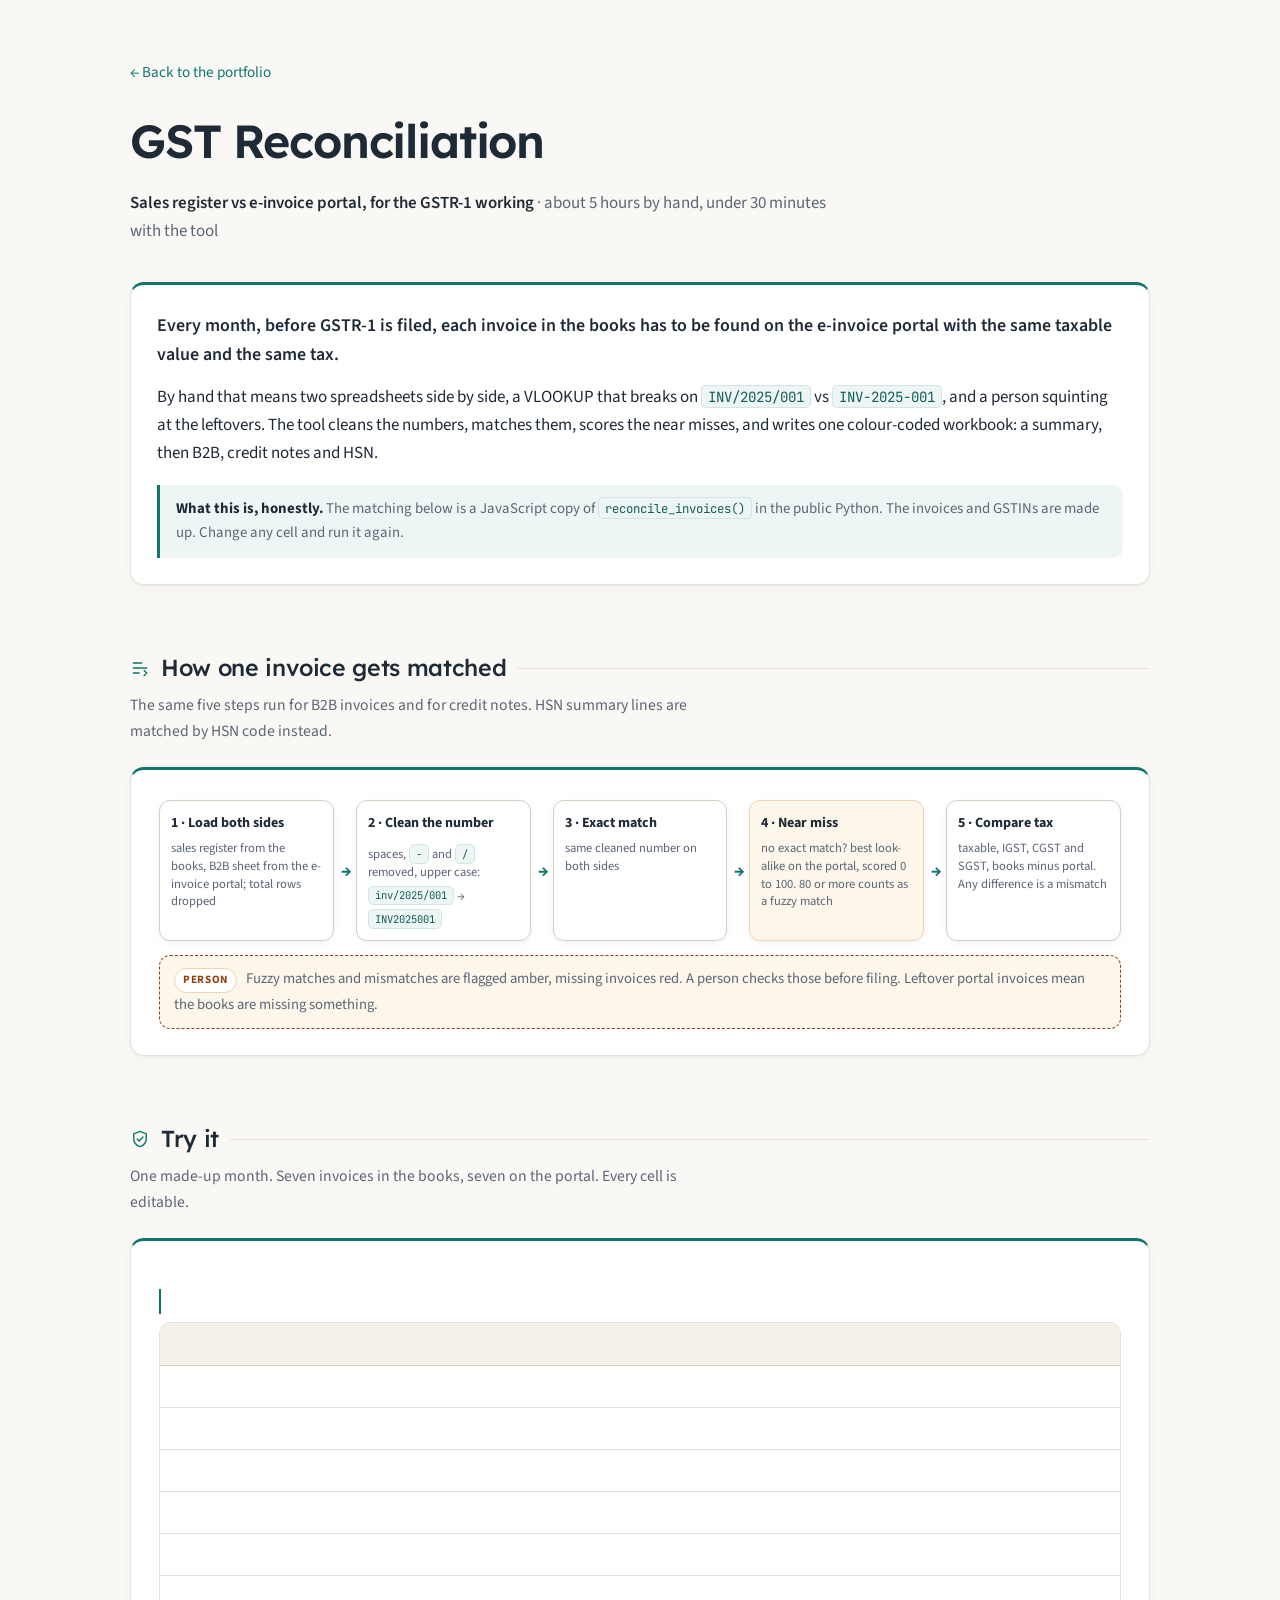
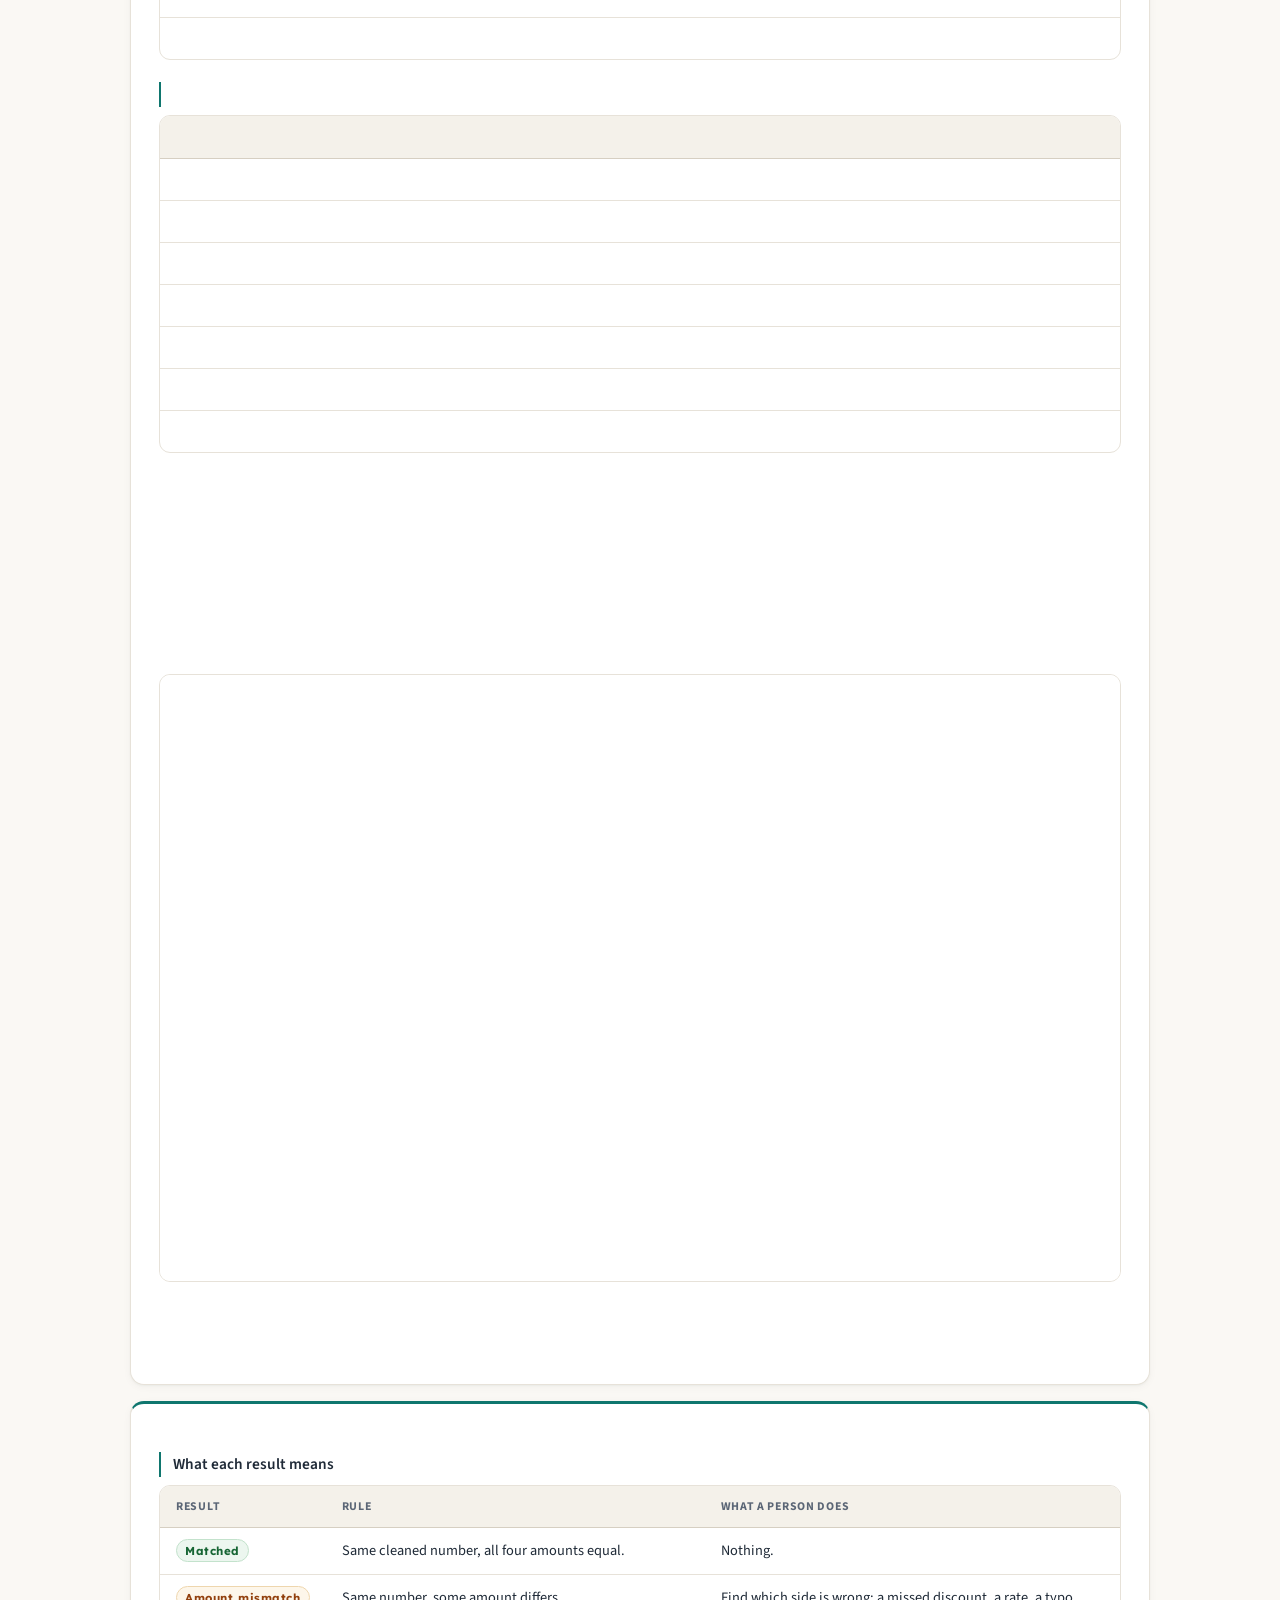
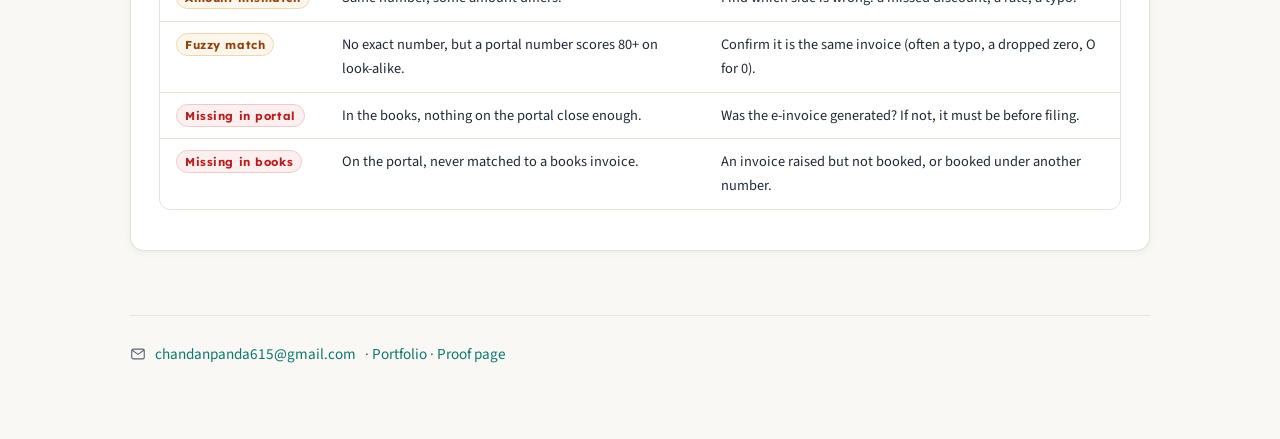
<file: gst.html>
<!DOCTYPE html>
<html lang="en">
<head>
<meta charset="UTF-8">
<meta name="viewport" content="width=device-width, initial-scale=1.0">
<title>GST Reconciliation · Chandan Panda</title>
<link rel="icon" href="data:image/svg+xml,%3Csvg xmlns='http://www.w3.org/2000/svg' viewBox='0 0 32 32'%3E%3Crect width='32' height='32' rx='7' fill='%230F766E'/%3E%3Ctext x='16' y='22' font-family='Arial' font-weight='700' font-size='15' text-anchor='middle' fill='%23ffffff'%3ECP%3C/text%3E%3C/svg%3E">
<meta property="og:title" content="GST Reconciliation · Chandan Panda">
<meta property="og:description" content="Run the GSTR-1 reconciliation yourself: sales register vs e-invoice portal, on made-up invoices, with the same matching rules as the Python tool.">
<meta property="og:image" content="https://chandanpanda615-lab.github.io/projects/og.png">
<meta property="og:image:width" content="1200">
<meta property="og:image:height" content="630">
<meta name="twitter:card" content="summary_large_image">
<meta name="twitter:image" content="https://chandanpanda615-lab.github.io/projects/og.png">
<meta name="theme-color" content="#0F766E">
<link rel="canonical" href="https://chandanpanda615-lab.github.io/projects/gst.html">
<meta name="description" content="Run the GSTR-1 reconciliation yourself: sales register vs e-invoice portal, on made-up invoices, with the same matching rules as the Python tool.">
<link rel="preconnect" href="https://fonts.googleapis.com">
<link rel="preconnect" href="https://fonts.gstatic.com" crossorigin>
<link href="https://fonts.googleapis.com/css2?family=Lexend:wght@400;500;600&family=Source+Sans+3:wght@400;600;700&family=JetBrains+Mono:wght@400;500&display=swap" rel="stylesheet">
<link rel="stylesheet" href="theme.css">
</head>
<body>
<div class="wrap">
  <header>
    <p class="back"><a href="index.html#work">← Back to the portfolio</a></p>
    <h1>GST Reconciliation</h1>
    <div class="tag"><b>Sales register vs e-invoice portal, for the GSTR-1 working</b> · about 5 hours by hand, under 30 minutes with the tool</div>
  </header>

  <section class="intro">
    <p class="lead">Every month, before GSTR-1 is filed, each invoice in the books has to be found on the e-invoice portal with the same taxable value and the same tax.</p>
    <p>By hand that means two spreadsheets side by side, a VLOOKUP that breaks on <code>INV/2025/001</code> vs <code>INV-2025-001</code>, and a person squinting at the leftovers. The tool cleans the numbers, matches them, scores the near misses, and writes one colour-coded workbook: a summary, then B2B, credit notes and HSN.</p>
    <div class="note"><strong>What this is, honestly.</strong> The matching below is a JavaScript copy of <a href="https://github.com/chandanpanda615-lab/automation/blob/main/gst-reconciliation/gst_recon.py"><code>reconcile_invoices()</code></a> in the public Python. The invoices and GSTINs are made up. Change any cell and run it again.</div>
  </section>

  <div class="sechead" id="flow">
    <svg viewBox="0 0 24 24" aria-hidden="true"><path d="M4 6h10M4 12h16M4 18h7"/><path d="m17 15 3 3-3 3"/></svg>
    <h2>How one invoice gets matched</h2><span class="rule"></span>
  </div>
  <p class="sub">The same five steps run for B2B invoices and for credit notes. HSN summary lines are matched by HSN code instead.</p>
  <div class="card wide">
    <ol class="flow f5">
      <li><b>1 · Load both sides</b><span>sales register from the books, B2B sheet from the e-invoice portal; total rows dropped</span></li>
      <li><b>2 · Clean the number</b><span>spaces, <code>-</code> and <code>/</code> removed, upper case: <code>inv/2025/001</code> → <code>INV2025001</code></span></li>
      <li><b>3 · Exact match</b><span>same cleaned number on both sides</span></li>
      <li class="gate"><b>4 · Near miss</b><span>no exact match? best look-alike on the portal, scored 0 to 100. 80 or more counts as a fuzzy match</span></li>
      <li><b>5 · Compare tax</b><span>taxable, IGST, CGST and SGST, books minus portal. Any difference is a mismatch</span></li>
    </ol>
    <div class="flow-side"><span class="who">Person</span> Fuzzy matches and mismatches are flagged amber, missing invoices red. A person checks those before filing. Leftover portal invoices mean the books are missing something.</div>
  </div>

  <div class="sechead" id="try">
    <svg viewBox="0 0 24 24" aria-hidden="true"><path d="M12 2.8l7.5 3v5.6c0 4.6-3.1 8.4-7.5 9.8-4.4-1.4-7.5-5.2-7.5-9.8V5.8z"/><path d="m8.6 12 2.4 2.4 4.6-4.8"/></svg>
    <h2>Try it</h2><span class="rule"></span>
  </div>
  <p class="sub">One made-up month. Seven invoices in the books, seven on the portal. Every cell is editable.</p>

  <div class="card wide">
    <p class="cap">Books · sales register</p>
    <div class="tw"><table class="log demo" id="books">
      <thead><tr><th>Invoice no</th><th>Customer GSTIN</th><th>Taxable ₹</th><th>IGST ₹</th><th>CGST ₹</th><th>SGST ₹</th></tr></thead>
      <tbody></tbody>
    </table></div>

    <p class="cap">Portal · e-invoice B2B</p>
    <div class="tw"><table class="log demo" id="portal">
      <thead><tr><th>Invoice no</th><th>Recipient GSTIN</th><th>Taxable ₹</th><th>IGST ₹</th><th>CGST ₹</th><th>SGST ₹</th></tr></thead>
      <tbody></tbody>
    </table></div>

    <div class="btns">
      <button type="button" id="run">Run the reconciliation</button>
      <button type="button" class="ghost" id="reset">Reset the example</button>
    </div>
    <div id="out" aria-live="polite"></div>
  </div>

  <div class="card wide" style="margin-top:16px">
    <p class="cap">What each result means</p>
    <div class="tw"><table class="log">
      <tr><th>Result</th><th>Rule</th><th>What a person does</th></tr>
      <tr><td><span class="pill p-pass">Matched</span></td><td>Same cleaned number, all four amounts equal.</td><td>Nothing.</td></tr>
      <tr><td><span class="pill p-review">Amount mismatch</span></td><td>Same number, some amount differs.</td><td>Find which side is wrong: a missed discount, a rate, a typo.</td></tr>
      <tr><td><span class="pill p-review">Fuzzy match</span></td><td>No exact number, but a portal number scores 80+ on look-alike.</td><td>Confirm it is the same invoice (often a typo, a dropped zero, O for 0).</td></tr>
      <tr><td><span class="pill p-miss">Missing in portal</span></td><td>In the books, nothing on the portal close enough.</td><td>Was the e-invoice generated? If not, it must be before filing.</td></tr>
      <tr><td><span class="pill p-miss">Missing in books</span></td><td>On the portal, never matched to a books invoice.</td><td>An invoice raised but not booked, or booked under another number.</td></tr>
    </table></div>
  </div>

  <footer>
    <svg viewBox="0 0 24 24" aria-hidden="true"><rect x="2.6" y="4.6" width="18.8" height="14.8" rx="2.4"/><path d="m3.4 6.4 8.6 6.2 8.6-6.2"/></svg>
    <a href="mailto:chandanpanda615@gmail.com">chandanpanda615@gmail.com</a>
    <span>· <a href="index.html">Portfolio</a> · <a href="proof.html">Proof page</a></span>
  </footer>
</div>

<script>
const r2 = x => Math.round((x + Number.EPSILON) * 100) / 100;
const num = s => { const v = parseFloat(String(s).replace(/,/g, '')); return isNaN(v) ? 0 : r2(v); };   // fmt_inr()
const inr = x => (x < 0 ? '−₹' : '₹') + Math.abs(r2(x)).toLocaleString('en-IN', {minimumFractionDigits: 2, maximumFractionDigits: 2});
const esc = s => String(s).replace(/[&<>"]/g, c => ({'&':'&amp;','<':'&lt;','>':'&gt;','"':'&quot;'}[c]));

const COLS = ['inv', 'gstin', 'tax', 'igst', 'cgst', 'sgst'];
const BOOKS = [
  ['INV/2025/001', '29ABCDE1234F1Z5', '100000', '', '9000', '9000'],
  ['INV/2025/002', '27FGHIJ5678K1Z2', '50000', '9000', '', ''],
  ['INV / 2025 / 003', '29LMNOP4321Q1Z8', '24000', '', '600', '600'],
  ['INV/2025/007', '29ABCDE1234F1Z5', '18500', '', '1665', '1665'],
  ['INV/2025/0045', '33RSTUV8765W1Z1', '64000', '11520', '', ''],
  ['INV/2025/010', '29LMNOP4321Q1Z8', '30000', '', '2700', '2700'],
  ['INV/2025/006', '27FGHIJ5678K1Z2', '12000', '2160', '', ''],
];
const PORTAL = [
  ['INV2025003', '29LMNOP4321Q1Z8', '24000', '', '600', '600'],
  ['INV-2025-001', '29ABCDE1234F1Z5', '100000', '', '9000', '9000'],
  ['INV/2025/045', '33RSTUV8765W1Z1', '64000', '11520', '', ''],
  ['INV/2025/002', '27FGHIJ5678K1Z2', '52000', '9360', '', ''],
  ['EXP/2025/014', '07XYZAB2468C1Z9', '41000', '7380', '', ''],
  ['INV/2025/007', '29ABCDE1234F1Z5', '18500', '', '1665', '1665'],
  ['INV/2025/01O', '29LMNOP4321Q1Z8', '30000', '', '2700', '2610'],
];

// normalize_inv(): strip, upper case, drop spaces, '-' and '/'
const normInv = s => String(s).trim().toUpperCase().replace(/[\s\-\/]/g, '');

// difflib.SequenceMatcher(None, a, b).ratio(): 2 * matched chars / total chars
function ratio(a, b) {
  const blocks = (alo, ahi, blo, bhi) => {
    let bi = alo, bj = blo, bk = 0;
    for (let i = alo; i < ahi; i++)
      for (let j = blo; j < bhi; j++) {
        let k = 0;
        while (i + k < ahi && j + k < bhi && a[i + k] === b[j + k]) k++;
        if (k > bk) { bi = i; bj = j; bk = k; }
      }
    if (!bk) return 0;
    return bk + blocks(alo, bi, blo, bj) + blocks(bi + bk, ahi, bj + bk, bhi);
  };
  const t = a.length + b.length;
  return t ? 2 * blocks(0, a.length, 0, b.length) / t : 1;
}
// fuzzy_score(): 0-100, truncated like int()
function fuzzyScore(a, b) {
  if (!a || !b) return 0;
  return Math.trunc(ratio(String(a).trim().toUpperCase(), String(b).trim().toUpperCase()) * 100);
}

const amounts = r => ({tax: num(r.tax), igst: num(r.igst), cgst: num(r.cgst), sgst: num(r.sgst)});
function compare(b, p) {
  const d = {tax: r2(b.tax - p.tax), igst: r2(b.igst - p.igst), cgst: r2(b.cgst - p.cgst), sgst: r2(b.sgst - p.sgst)};
  d.total = r2(d.tax + d.igst + d.cgst + d.sgst);
  return d;
}

// reconcile_invoices(): exact on the cleaned number, then best fuzzy >= 80, leftovers both ways
function reconcile(books, portal) {
  const pmap = new Map();
  portal.forEach(r => pmap.set(normInv(r.inv), r));
  const out = [];
  for (const br of books) {
    const key = normInv(br.inv);
    if (!key) continue;
    const b = amounts(br);
    if (pmap.has(key)) {
      const pr = pmap.get(key), d = compare(b, amounts(pr));
      out.push({b: br.inv, p: pr.inv, type: 'Exact', d, s: d.total === 0 ? 'Matched' : 'Amount mismatch'});
      pmap.delete(key);
      continue;
    }
    let best = 0, bestKey = null;
    for (const k of pmap.keys()) { const sc = fuzzyScore(key, k); if (sc > best) { best = sc; bestKey = k; } }
    if (best >= 80) {
      const pr = pmap.get(bestKey), d = compare(b, amounts(pr));
      out.push({b: br.inv, p: pr.inv, type: `Fuzzy (${best}%)`, d, s: d.total === 0 ? 'Fuzzy match' : 'Fuzzy + amount mismatch'});
      pmap.delete(bestKey);
    } else {
      const d = {...b}; d.total = r2(b.tax + b.igst + b.cgst + b.sgst);
      out.push({b: br.inv, p: '—', type: '—', d, s: 'Missing in portal'});
    }
  }
  for (const pr of pmap.values()) {
    const p = amounts(pr), d = {tax: -p.tax, igst: -p.igst, cgst: -p.cgst, sgst: -p.sgst};
    d.total = -r2(p.tax + p.igst + p.cgst + p.sgst);
    out.push({b: '—', p: pr.inv, type: '—', d, s: 'Missing in books'});
  }
  return out;
}

const pillOf = s => s === 'Matched' ? 'pass' : s.startsWith('Missing') ? 'miss' : 'review';
const cell = v => v === 0 ? '<td>—</td>' : `<td style="white-space:nowrap"><b>${inr(v)}</b></td>`;

function fillTable(id, rows) {
  document.querySelector(`#${id} tbody`).innerHTML = rows.map(r => '<tr>' + r.map((c, i) =>
    `<td><input value="${esc(c)}" data-col="${COLS[i]}" aria-label="${COLS[i]}" spellcheck="false"></td>`).join('') + '</tr>').join('');
}
function readTable(id) {
  return [...document.querySelectorAll(`#${id} tbody tr`)].map(tr => {
    const o = {}; tr.querySelectorAll('input').forEach(i => o[i.dataset.col] = i.value); return o;
  });
}

function run() {
  const res = reconcile(readTable('books'), readTable('portal'));
  const n = s => res.filter(x => pillOf(x.s) === s).length;
  let h = `<div class="tiles">
    <div class="tile"><span class="n">${n('pass')}</span><span class="l">Matched</span><span class="s">✓ nothing to do</span></div>
    <div class="tile"><span class="n">${n('review')}</span><span class="l">Mismatch or fuzzy</span><span class="s warn">! a person checks</span></div>
    <div class="tile"><span class="n">${n('miss')}</span><span class="l">Missing one side</span><span class="s miss">✕ fix before filing</span></div>
  </div>`;
  h += '<div class="tw"><table class="log"><tr><th>Books → portal</th><th>Match</th><th>Taxable diff</th><th>IGST diff</th><th>CGST diff</th><th>SGST diff</th><th>Total diff</th><th>Result</th></tr>';
  res.forEach(x => {
    h += `<tr><td><code>${esc(x.b)}</code><br><small>→ ${esc(x.p)}</small></td><td style="white-space:nowrap">${esc(x.type)}</td>` +
         cell(x.d.tax) + cell(x.d.igst) + cell(x.d.cgst) + cell(x.d.sgst) + cell(x.d.total) +
         `<td><span class="pill p-${pillOf(x.s)}">${esc(x.s)}</span></td></tr>`;
  });
  h += '</table></div>';
  const open = n('review') + n('miss');
  h += open
    ? `<p class="verdict bad">${open} of ${res.length} lines need a person before GSTR-1 goes in. In the workbook they are amber and red, on their own sheet.</p>`
    : `<p class="verdict good">All ${res.length} invoices tie, books to portal, to the paisa.</p>`;
  document.getElementById('out').innerHTML = h;
}
function reset() { fillTable('books', BOOKS); fillTable('portal', PORTAL); run(); }
document.getElementById('run').onclick = run;
document.getElementById('reset').onclick = reset;
reset();
</script>
</body>
</html>
</file>
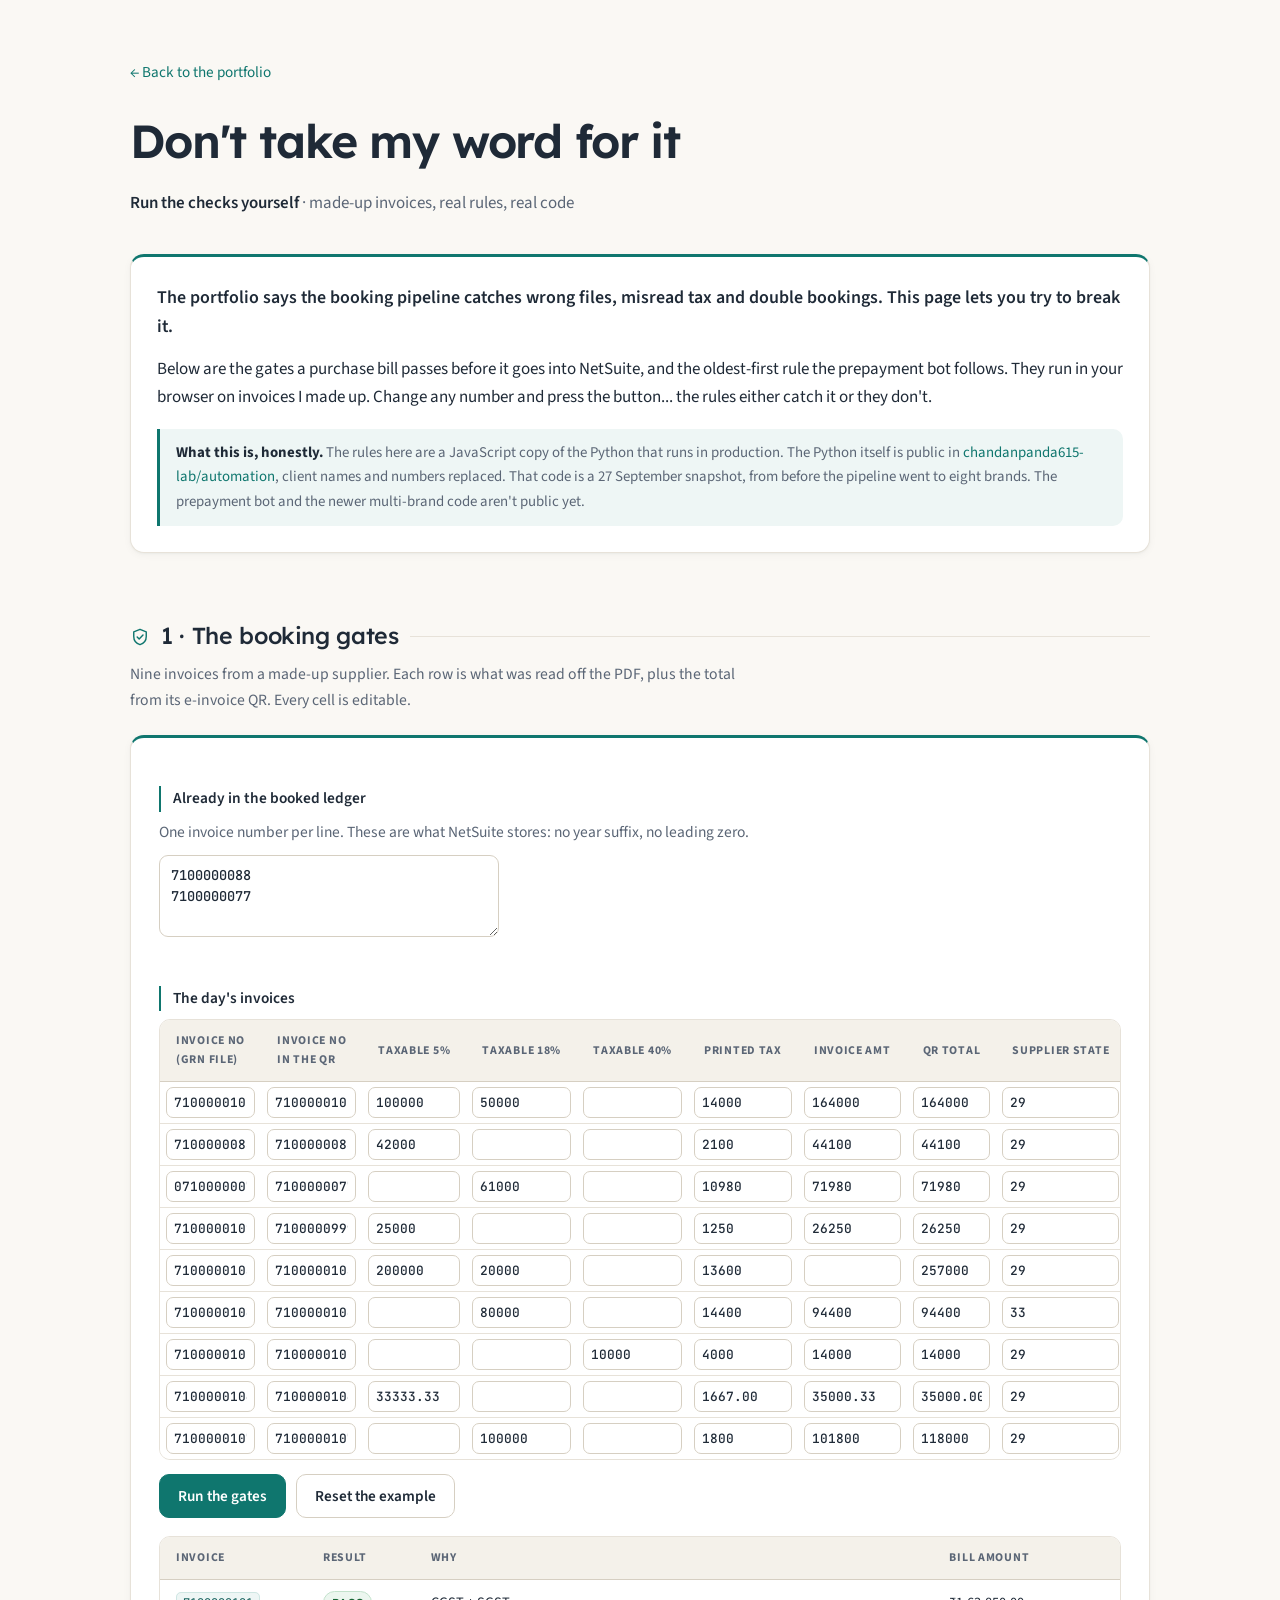
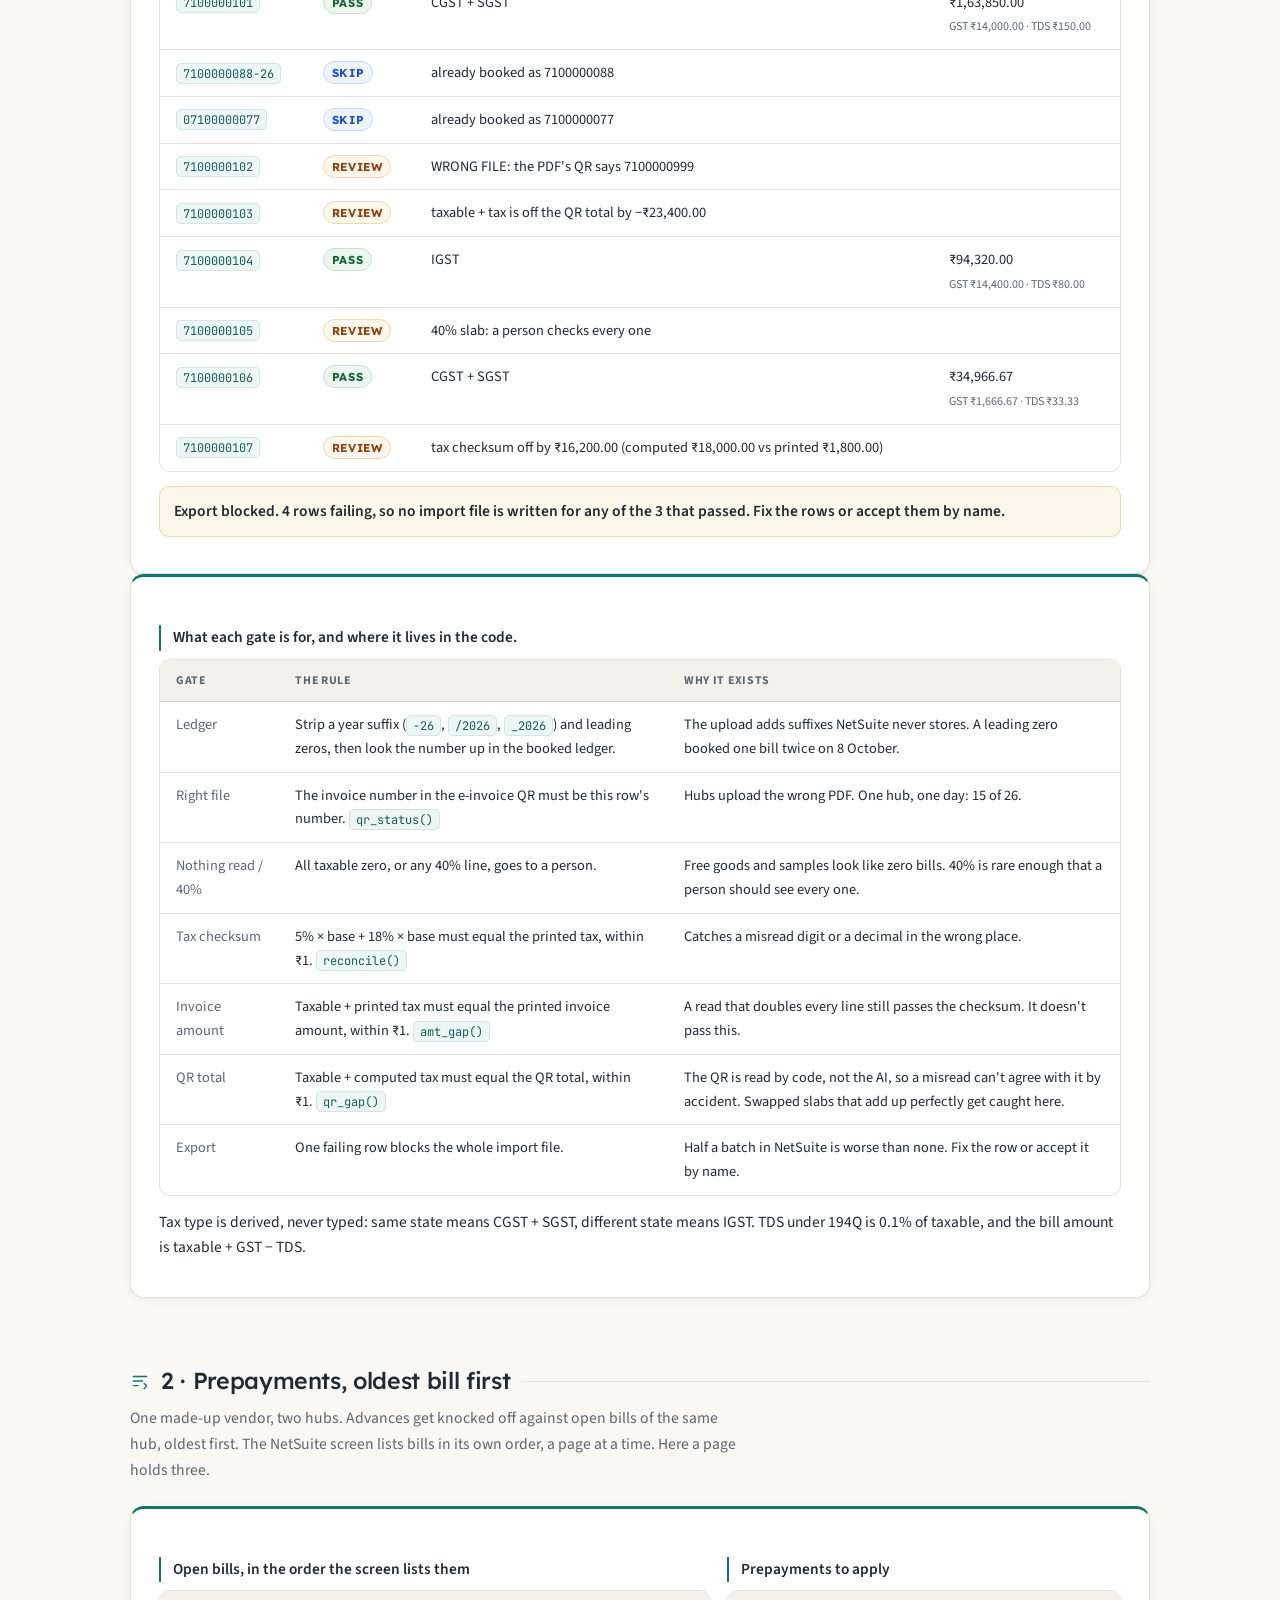
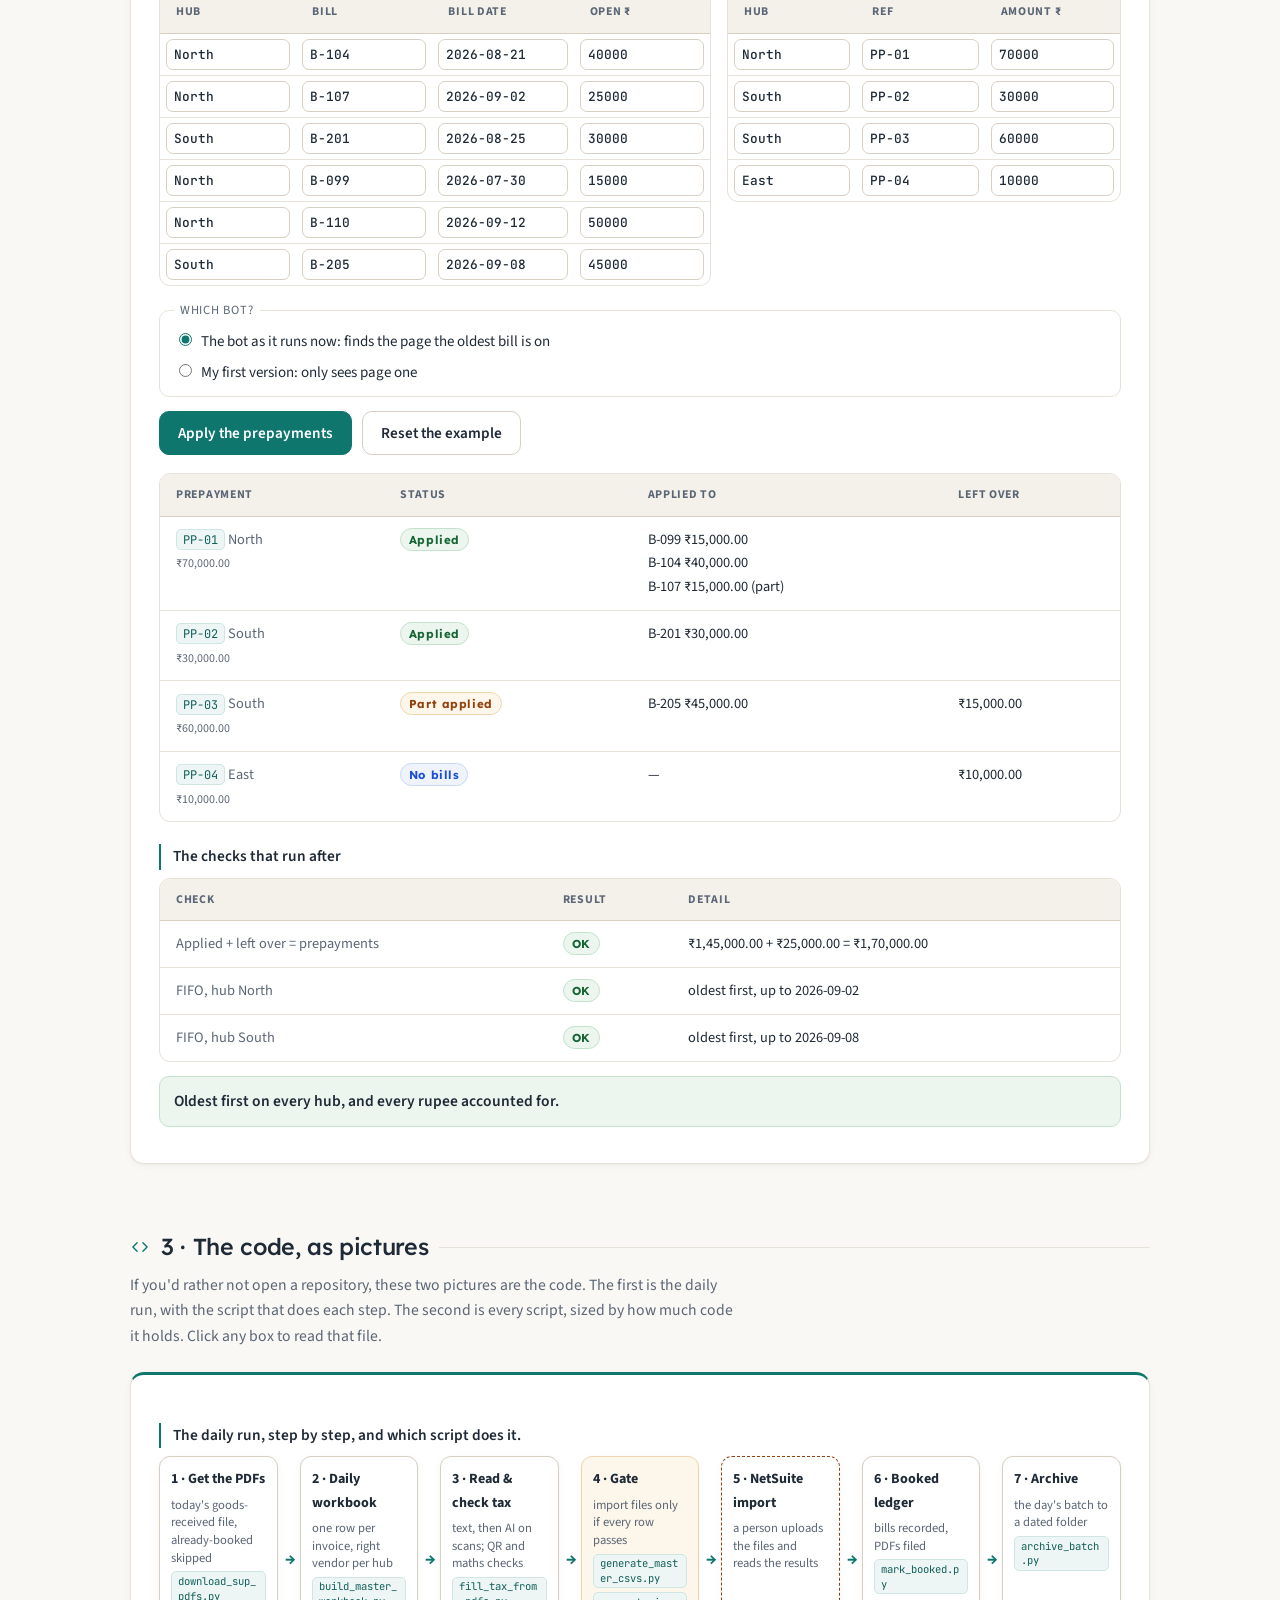
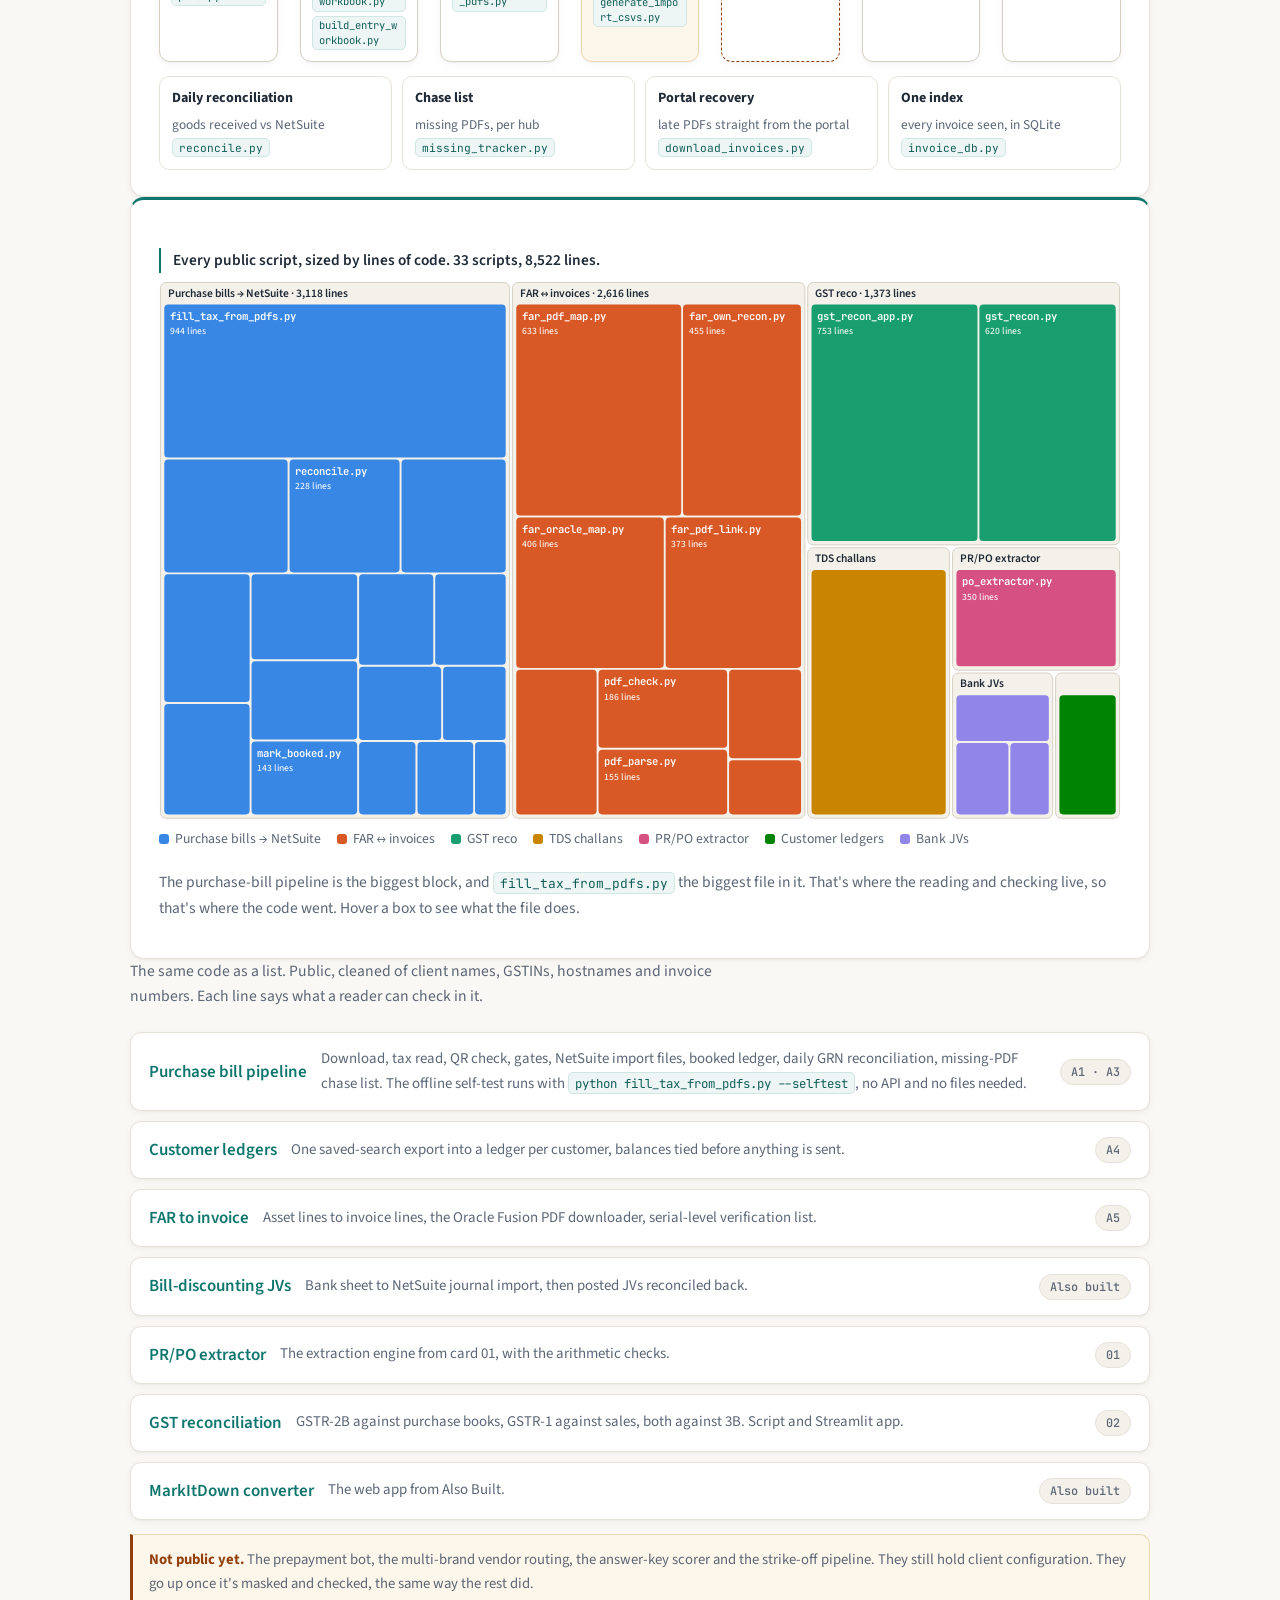
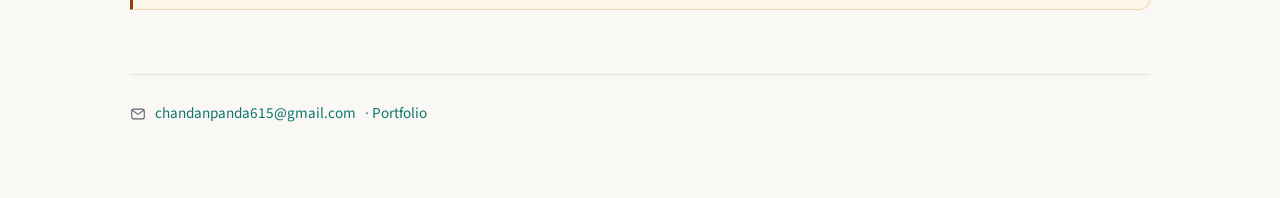
<file: proof.html>
<!DOCTYPE html>
<html lang="en">
<head>
<meta charset="UTF-8">
<meta name="viewport" content="width=device-width, initial-scale=1.0">
<title>Proof · Chandan Panda</title>
<link rel="icon" href="data:image/svg+xml,%3Csvg xmlns='http://www.w3.org/2000/svg' viewBox='0 0 32 32'%3E%3Crect width='32' height='32' rx='7' fill='%230F766E'/%3E%3Ctext x='16' y='22' font-family='Arial' font-weight='700' font-size='15' text-anchor='middle' fill='%23ffffff'%3ECP%3C/text%3E%3C/svg%3E">
<meta property="og:title" content="Proof · Chandan Panda">
<meta property="og:description" content="Run the purchase-bill gates and the FIFO prepayment knock-off yourself, on made-up invoices, and read the code behind the portfolio.">
<meta property="og:image" content="https://chandanpanda615-lab.github.io/projects/og.png">
<meta property="og:image:width" content="1200">
<meta property="og:image:height" content="630">
<meta name="twitter:card" content="summary_large_image">
<meta name="twitter:image" content="https://chandanpanda615-lab.github.io/projects/og.png">
<meta name="theme-color" content="#0F766E">
<link rel="canonical" href="https://chandanpanda615-lab.github.io/projects/proof.html">
<meta name="description" content="Run the purchase-bill gates and the FIFO prepayment knock-off yourself, on made-up invoices, and read the code behind the portfolio.">
<link rel="preconnect" href="https://fonts.googleapis.com">
<link rel="preconnect" href="https://fonts.gstatic.com" crossorigin>
<link href="https://fonts.googleapis.com/css2?family=Lexend:wght@400;500;600&family=Source+Sans+3:wght@400;600;700&family=JetBrains+Mono:wght@400;500&display=swap" rel="stylesheet">
<link rel="stylesheet" href="theme.css">
</head>
<body>
<div class="wrap">
  <header>
    <p class="back"><a href="index.html">← Back to the portfolio</a></p>
    <h1>Don't take my word for it</h1>
    <div class="tag"><b>Run the checks yourself</b> · made-up invoices, real rules, real code</div>
  </header>

  <section class="intro">
    <p class="lead">The portfolio says the booking pipeline catches wrong files, misread tax and double bookings. This page lets you try to break it.</p>
    <p>Below are the gates a purchase bill passes before it goes into NetSuite, and the oldest-first rule the prepayment bot follows. They run in your browser on invoices I made up. Change any number and press the button... the rules either catch it or they don't.</p>
    <div class="note"><strong>What this is, honestly.</strong> The rules here are a JavaScript copy of the Python that runs in production. The Python itself is public in <a href="https://github.com/chandanpanda615-lab/automation">chandanpanda615-lab/automation</a>, client names and numbers replaced. That code is a 27 September snapshot, from before the pipeline went to eight brands. The prepayment bot and the newer multi-brand code aren't public yet.</div>
  </section>

  <div class="sechead" id="gates">
    <svg viewBox="0 0 24 24" aria-hidden="true"><path d="M12 2.8l7.5 3v5.6c0 4.6-3.1 8.4-7.5 9.8-4.4-1.4-7.5-5.2-7.5-9.8V5.8z"/><path d="m8.6 12 2.4 2.4 4.6-4.8"/></svg>
    <h2>1 · The booking gates</h2><span class="rule"></span>
  </div>
  <p class="sub">Nine invoices from a made-up supplier. Each row is what was read off the PDF, plus the total from its e-invoice QR. Every cell is editable.</p>

  <div class="card wide">
    <p class="cap">Already in the booked ledger</p>
    <p class="hint">One invoice number per line. These are what NetSuite stores: no year suffix, no leading zero.</p>
    <textarea id="ledger" rows="3" spellcheck="false" aria-label="Invoice numbers already booked">7100000088
7100000077</textarea>

    <p class="cap">The day's invoices</p>
    <div class="tw"><table class="log demo" id="inv">
      <thead><tr>
        <th>Invoice no<br>(GRN file)</th><th>Invoice no<br>in the QR</th><th>Taxable 5%</th><th>Taxable 18%</th><th>Taxable 40%</th><th>Printed tax</th><th>Invoice amt</th><th>QR total</th><th>Supplier state</th><th>Hub state</th>
      </tr></thead>
      <tbody></tbody>
    </table></div>
    <div class="btns">
      <button type="button" id="runGates">Run the gates</button>
      <button type="button" class="ghost" id="resetGates">Reset the example</button>
    </div>

    <div id="gateOut" aria-live="polite"></div>
  </div>

  <div class="card wide explain">
    <p class="cap">What each gate is for, and where it lives in the code.</p>
    <div class="tw"><table class="log">
      <tr><th>Gate</th><th>The rule</th><th>Why it exists</th></tr>
      <tr><td>Ledger</td><td>Strip a year suffix (<code>-26</code>, <code>/2026</code>, <code>_2026</code>) and leading zeros, then look the number up in the booked ledger.</td><td>The upload adds suffixes NetSuite never stores. A leading zero booked one bill twice on 8 October.</td></tr>
      <tr><td>Right file</td><td>The invoice number in the e-invoice QR must be this row's number. <a href="https://github.com/chandanpanda615-lab/automation/blob/main/netsuite-purchase-automation/0_Scripts/fill_tax_from_pdfs.py#L138-L148"><code>qr_status()</code></a></td><td>Hubs upload the wrong PDF. One hub, one day: 15 of 26.</td></tr>
      <tr><td>Nothing read / 40%</td><td>All taxable zero, or any 40% line, goes to a person.</td><td>Free goods and samples look like zero bills. 40% is rare enough that a person should see every one.</td></tr>
      <tr><td>Tax checksum</td><td>5% × base + 18% × base must equal the printed tax, within ₹1. <a href="https://github.com/chandanpanda615-lab/automation/blob/main/netsuite-purchase-automation/0_Scripts/fill_tax_from_pdfs.py#L101-L115"><code>reconcile()</code></a></td><td>Catches a misread digit or a decimal in the wrong place.</td></tr>
      <tr><td>Invoice amount</td><td>Taxable + printed tax must equal the printed invoice amount, within ₹1. <a href="https://github.com/chandanpanda615-lab/automation/blob/main/netsuite-purchase-automation/0_Scripts/fill_tax_from_pdfs.py#L118-L128"><code>amt_gap()</code></a></td><td>A read that doubles every line still passes the checksum. It doesn't pass this.</td></tr>
      <tr><td>QR total</td><td>Taxable + computed tax must equal the QR total, within ₹1. <a href="https://github.com/chandanpanda615-lab/automation/blob/main/netsuite-purchase-automation/0_Scripts/fill_tax_from_pdfs.py#L130-L136"><code>qr_gap()</code></a></td><td>The QR is read by code, not the AI, so a misread can't agree with it by accident. Swapped slabs that add up perfectly get caught here.</td></tr>
      <tr><td>Export</td><td>One failing row blocks the whole import file.</td><td>Half a batch in NetSuite is worse than none. Fix the row or accept it by name.</td></tr>
    </table></div>
    <p>Tax type is derived, never typed: same state means CGST + SGST, different state means IGST. TDS under 194Q is 0.1% of taxable, and the bill amount is taxable + GST − TDS.</p>
  </div>

  <div class="sechead" id="fifo">
    <svg viewBox="0 0 24 24" aria-hidden="true"><path d="M4 6.5h16M4 12h11M4 17.5h6"/><path d="m17 15 3 3-3 3"/></svg>
    <h2>2 · Prepayments, oldest bill first</h2><span class="rule"></span>
  </div>
  <p class="sub">One made-up vendor, two hubs. Advances get knocked off against open bills of the same hub, oldest first. The NetSuite screen lists bills in its own order, a page at a time. Here a page holds three.</p>

  <div class="card wide">
    <div class="split">
      <div>
        <p class="cap">Open bills, in the order the screen lists them</p>
        <div class="tw"><table class="log demo" id="bills"><thead><tr><th>Hub</th><th>Bill</th><th>Bill date</th><th>Open ₹</th></tr></thead><tbody></tbody></table></div>
      </div>
      <div>
        <p class="cap">Prepayments to apply</p>
        <div class="tw"><table class="log demo" id="pre"><thead><tr><th>Hub</th><th>Ref</th><th>Amount ₹</th></tr></thead><tbody></tbody></table></div>
      </div>
    </div>
    <fieldset class="mode">
      <legend>Which bot?</legend>
      <label><input type="radio" name="mode" value="fixed" checked> The bot as it runs now: finds the page the oldest bill is on</label>
      <label><input type="radio" name="mode" value="naive"> My first version: only sees page one</label>
    </fieldset>
    <div class="btns">
      <button type="button" id="runFifo">Apply the prepayments</button>
      <button type="button" class="ghost" id="resetFifo">Reset the example</button>
    </div>
    <div id="fifoOut" aria-live="polite"></div>
  </div>

  <div class="sechead" id="code">
    <svg viewBox="0 0 24 24" aria-hidden="true"><path d="m8.5 7-5 5 5 5M15.5 7l5 5-5 5"/></svg>
    <h2>3 · The code, as pictures</h2><span class="rule"></span>
  </div>
  <p class="sub">If you'd rather not open a repository, these two pictures are the code. The first is the daily run, with the script that does each step. The second is every script, sized by how much code it holds. Click any box to read that file.</p>

  <div class="card wide">
    <p class="cap">The daily run, step by step, and which script does it.</p>
    <ol class="flow">
      <li><b>1 · Get the PDFs</b><span>today's goods-received file, already-booked skipped</span><span><a href="https://github.com/chandanpanda615-lab/automation/blob/main/netsuite-purchase-automation/0_Scripts/download_sup_pdfs.py"><code>download_sup_pdfs.py</code></a></span></li>
      <li><b>2 · Daily workbook</b><span>one row per invoice, right vendor per hub</span><span><a href="https://github.com/chandanpanda615-lab/automation/blob/main/netsuite-purchase-automation/0_Scripts/build_master_workbook.py"><code>build_master_workbook.py</code></a> <a href="https://github.com/chandanpanda615-lab/automation/blob/main/netsuite-purchase-automation/0_Scripts/build_entry_workbook.py"><code>build_entry_workbook.py</code></a></span></li>
      <li><b>3 · Read &amp; check tax</b><span>text, then AI on scans; QR and maths checks</span><span><a href="https://github.com/chandanpanda615-lab/automation/blob/main/netsuite-purchase-automation/0_Scripts/fill_tax_from_pdfs.py"><code>fill_tax_from_pdfs.py</code></a></span></li>
      <li class="gate"><b>4 · Gate</b><span>import files only if every row passes</span><span><a href="https://github.com/chandanpanda615-lab/automation/blob/main/netsuite-purchase-automation/0_Scripts/generate_master_csvs.py"><code>generate_master_csvs.py</code></a> <a href="https://github.com/chandanpanda615-lab/automation/blob/main/netsuite-purchase-automation/0_Scripts/generate_import_csvs.py"><code>generate_import_csvs.py</code></a></span></li>
      <li class="person"><b>5 · NetSuite import</b><span>a person uploads the files and reads the results</span></li>
      <li><b>6 · Booked ledger</b><span>bills recorded, PDFs filed</span><span><a href="https://github.com/chandanpanda615-lab/automation/blob/main/netsuite-purchase-automation/0_Scripts/mark_booked.py"><code>mark_booked.py</code></a></span></li>
      <li><b>7 · Archive</b><span>the day's batch to a dated folder</span><span><a href="https://github.com/chandanpanda615-lab/automation/blob/main/netsuite-purchase-automation/0_Scripts/archive_batch.py"><code>archive_batch.py</code></a></span></li>
    </ol>
    <div class="side">
      <div><b>Daily reconciliation</b>goods received vs NetSuite <a href="https://github.com/chandanpanda615-lab/automation/blob/main/netsuite-purchase-automation/2_Reconciliation/reconcile.py"><code>reconcile.py</code></a></div>
      <div><b>Chase list</b>missing PDFs, per hub <a href="https://github.com/chandanpanda615-lab/automation/blob/main/netsuite-purchase-automation/0_Scripts/missing_tracker.py"><code>missing_tracker.py</code></a></div>
      <div><b>Portal recovery</b>late PDFs straight from the portal <a href="https://github.com/chandanpanda615-lab/automation/blob/main/netsuite-purchase-automation/0_Scripts/CDMS_Tool/download_invoices.py"><code>download_invoices.py</code></a></div>
      <div><b>One index</b>every invoice seen, in SQLite <a href="https://github.com/chandanpanda615-lab/automation/blob/main/netsuite-purchase-automation/0_Scripts/invoice_db.py"><code>invoice_db.py</code></a></div>
    </div>
  </div>

  <div class="card wide">
    <p class="cap">Every public script, sized by lines of code. 33 scripts, 8,522 lines.</p>
    <div class="tmwrap">
<svg viewBox="0 0 1000 560" width="100%" role="img" aria-label="Map of the public code: 33 Python scripts, 8,522 lines, grouped by project. The purchase-bill pipeline is the largest." class="tmap">
<g><rect x="1.5" y="1.5" width="362.9" height="557.0" rx="6" class="grp"/>
<text x="9.5" y="16.5" class="gl">Purchase bills → NetSuite · 3,118 lines</text>
<a href="https://github.com/chandanpanda615-lab/automation/blob/main/netsuite-purchase-automation/0_Scripts/fill_tax_from_pdfs.py" data-tip="fill_tax_from_pdfs.py · 944 lines · reads the tax off each invoice: free text first, AI on scans, QR and maths checks"><rect x="5.5" y="24.5" width="354.9" height="159.1" rx="4" fill="#3987e5"><title>fill_tax_from_pdfs.py · 944 lines · reads the tax off each invoice: free text first, AI on scans, QR and maths checks</title></rect>
<text x="11.5" y="40.5" class="fl">fill_tax_from_pdfs.py</text>
<text x="11.5" y="55.5" class="fn">944 lines</text>
</a>
<a href="https://github.com/chandanpanda615-lab/automation/blob/main/netsuite-purchase-automation/0_Scripts/build_entry_workbook.py" data-tip="build_entry_workbook.py · 255 lines · one row per invoice in the daily workbook, routed to the right vendor"><rect x="5.5" y="185.6" width="128.2" height="117.3" rx="4" fill="#3987e5"><title>build_entry_workbook.py · 255 lines · one row per invoice in the daily workbook, routed to the right vendor</title></rect>
</a>
<a href="https://github.com/chandanpanda615-lab/automation/blob/main/netsuite-purchase-automation/2_Reconciliation/reconcile.py" data-tip="reconcile.py · 228 lines · daily goods-received vs NetSuite reconciliation"><rect x="135.7" y="185.6" width="114.4" height="117.3" rx="4" fill="#3987e5"><title>reconcile.py · 228 lines · daily goods-received vs NetSuite reconciliation</title></rect>
<text x="141.7" y="201.6" class="fl">reconcile.py</text>
<text x="141.7" y="216.6" class="fn">228 lines</text>
</a>
<a href="https://github.com/chandanpanda615-lab/automation/blob/main/netsuite-purchase-automation/0_Scripts/generate_master_csvs.py" data-tip="generate_master_csvs.py · 216 lines · the gate: writes NetSuite import files only if every row passes"><rect x="252.1" y="185.6" width="108.3" height="117.3" rx="4" fill="#3987e5"><title>generate_master_csvs.py · 216 lines · the gate: writes NetSuite import files only if every row passes</title></rect>
</a>
<a href="https://github.com/chandanpanda615-lab/automation/blob/main/netsuite-purchase-automation/0_Scripts/generate_import_csvs.py" data-tip="generate_import_csvs.py · 201 lines · NetSuite header and expense lines, GST and TDS"><rect x="5.5" y="304.8" width="88.7" height="132.9" rx="4" fill="#3987e5"><title>generate_import_csvs.py · 201 lines · NetSuite header and expense lines, GST and TDS</title></rect>
</a>
<a href="https://github.com/chandanpanda615-lab/automation/blob/main/netsuite-purchase-automation/0_Scripts/invoice_db.py" data-tip="invoice_db.py · 174 lines · one SQLite index of every invoice seen"><rect x="5.5" y="439.7" width="88.7" height="114.8" rx="4" fill="#3987e5"><title>invoice_db.py · 174 lines · one SQLite index of every invoice seen</title></rect>
</a>
<a href="https://github.com/chandanpanda615-lab/automation/blob/main/netsuite-purchase-automation/0_Scripts/build_master_workbook.py" data-tip="build_master_workbook.py · 166 lines · builds the daily Master workbook from the GRN file"><rect x="96.2" y="304.8" width="109.8" height="88.4" rx="4" fill="#3987e5"><title>build_master_workbook.py · 166 lines · builds the daily Master workbook from the GRN file</title></rect>
</a>
<a href="https://github.com/chandanpanda615-lab/automation/blob/main/netsuite-purchase-automation/0_Scripts/missing_tracker.py" data-tip="missing_tracker.py · 153 lines · the missing-PDF chase list, per hub"><rect x="96.2" y="395.3" width="109.8" height="81.3" rx="4" fill="#3987e5"><title>missing_tracker.py · 153 lines · the missing-PDF chase list, per hub</title></rect>
</a>
<a href="https://github.com/chandanpanda615-lab/automation/blob/main/netsuite-purchase-automation/0_Scripts/mark_booked.py" data-tip="mark_booked.py · 143 lines · writes booked bills to the ledger, files the PDFs"><rect x="96.2" y="478.6" width="109.8" height="75.9" rx="4" fill="#3987e5"><title>mark_booked.py · 143 lines · writes booked bills to the ledger, files the PDFs</title></rect>
<text x="102.2" y="494.6" class="fl">mark_booked.py</text>
<text x="102.2" y="509.6" class="fn">143 lines</text>
</a>
<a href="https://github.com/chandanpanda615-lab/automation/blob/main/netsuite-purchase-automation/0_Scripts/download_from_links.py" data-tip="download_from_links.py · 125 lines · downloads invoice PDFs from the GRN file links"><rect x="208.0" y="304.8" width="77.1" height="94.2" rx="4" fill="#3987e5"><title>download_from_links.py · 125 lines · downloads invoice PDFs from the GRN file links</title></rect>
</a>
<a href="https://github.com/chandanpanda615-lab/automation/blob/main/netsuite-purchase-automation/0_Scripts/CDMS_Tool/download_invoices.py" data-tip="download_invoices.py · 119 lines · recovers late PDFs from the distribution portal"><rect x="287.1" y="304.8" width="73.3" height="94.2" rx="4" fill="#3987e5"><title>download_invoices.py · 119 lines · recovers late PDFs from the distribution portal</title></rect>
</a>
<a href="https://github.com/chandanpanda615-lab/automation/blob/main/netsuite-purchase-automation/0_Scripts/download_sup_pdfs.py" data-tip="download_sup_pdfs.py · 112 lines · step 1: PDFs for the day, skipping booked ones"><rect x="208.0" y="401.1" width="85.3" height="76.1" rx="4" fill="#3987e5"><title>download_sup_pdfs.py · 112 lines · step 1: PDFs for the day, skipping booked ones</title></rect>
</a>
<a href="https://github.com/chandanpanda615-lab/automation/blob/main/netsuite-purchase-automation/0_Scripts/CDMS_Tool/cdms_token.py" data-tip="cdms_token.py · 86 lines · keeps the portal login token fresh"><rect x="295.3" y="401.1" width="65.0" height="76.1" rx="4" fill="#3987e5"><title>cdms_token.py · 86 lines · keeps the portal login token fresh</title></rect>
</a>
<a href="https://github.com/chandanpanda615-lab/automation/blob/main/netsuite-purchase-automation/0_Scripts/estimate_cost.py" data-tip="estimate_cost.py · 77 lines · prices an AI run before it starts"><rect x="208.0" y="479.2" width="58.6" height="75.3" rx="4" fill="#3987e5"><title>estimate_cost.py · 77 lines · prices an AI run before it starts</title></rect>
</a>
<a href="https://github.com/chandanpanda615-lab/automation/blob/main/netsuite-purchase-automation/0_Scripts/status.py" data-tip="status.py · 76 lines · where today&#x27;s batch stands"><rect x="268.7" y="479.2" width="57.9" height="75.3" rx="4" fill="#3987e5"><title>status.py · 76 lines · where today&#x27;s batch stands</title></rect>
</a>
<a href="https://github.com/chandanpanda615-lab/automation/blob/main/netsuite-purchase-automation/0_Scripts/archive_batch.py" data-tip="archive_batch.py · 43 lines · moves a finished batch to a dated archive"><rect x="328.5" y="479.2" width="31.9" height="75.3" rx="4" fill="#3987e5"><title>archive_batch.py · 43 lines · moves a finished batch to a dated archive</title></rect>
</a>
</g>
<g><rect x="367.4" y="1.5" width="304.0" height="557.0" rx="6" class="grp"/>
<text x="375.4" y="16.5" class="gl">FAR ↔ invoices · 2,616 lines</text>
<a href="https://github.com/chandanpanda615-lab/automation/blob/main/far-invoice-reconciliation/far_pdf_map.py" data-tip="far_pdf_map.py · 633 lines · maps asset lines to invoice PDFs"><rect x="371.4" y="24.5" width="171.4" height="219.3" rx="4" fill="#d95926"><title>far_pdf_map.py · 633 lines · maps asset lines to invoice PDFs</title></rect>
<text x="377.4" y="40.5" class="fl">far_pdf_map.py</text>
<text x="377.4" y="55.5" class="fn">633 lines</text>
</a>
<a href="https://github.com/chandanpanda615-lab/automation/blob/main/far-invoice-reconciliation/far_own_recon.py" data-tip="far_own_recon.py · 455 lines · the FAR tie-out"><rect x="544.7" y="24.5" width="122.6" height="219.3" rx="4" fill="#d95926"><title>far_own_recon.py · 455 lines · the FAR tie-out</title></rect>
<text x="550.7" y="40.5" class="fl">far_own_recon.py</text>
<text x="550.7" y="55.5" class="fn">455 lines</text>
</a>
<a href="https://github.com/chandanpanda615-lab/automation/blob/main/far-invoice-reconciliation/far_oracle_map.py" data-tip="far_oracle_map.py · 406 lines · asset lines to Oracle AP invoices"><rect x="371.4" y="245.8" width="153.3" height="156.4" rx="4" fill="#d95926"><title>far_oracle_map.py · 406 lines · asset lines to Oracle AP invoices</title></rect>
<text x="377.4" y="261.8" class="fl">far_oracle_map.py</text>
<text x="377.4" y="276.8" class="fn">406 lines</text>
</a>
<a href="https://github.com/chandanpanda615-lab/automation/blob/main/far-invoice-reconciliation/far_pdf_link.py" data-tip="far_pdf_link.py · 373 lines · links asset rows to serial numbers"><rect x="526.7" y="245.8" width="140.7" height="156.4" rx="4" fill="#d95926"><title>far_pdf_link.py · 373 lines · links asset rows to serial numbers</title></rect>
<text x="532.7" y="261.8" class="fl">far_pdf_link.py</text>
<text x="532.7" y="276.8" class="fn">373 lines</text>
</a>
<a href="https://github.com/chandanpanda615-lab/automation/blob/main/far-invoice-reconciliation/fusion_attach.py" data-tip="fusion_attach.py · 215 lines · downloads invoice PDFs from Oracle Fusion"><rect x="371.4" y="404.2" width="83.5" height="150.3" rx="4" fill="#d95926"><title>fusion_attach.py · 215 lines · downloads invoice PDFs from Oracle Fusion</title></rect>
</a>
<a href="https://github.com/chandanpanda615-lab/automation/blob/main/far-invoice-reconciliation/pdf_check.py" data-tip="pdf_check.py · 186 lines · checks every PDF opens and is the right invoice"><rect x="456.9" y="404.2" width="133.7" height="81.1" rx="4" fill="#d95926"><title>pdf_check.py · 186 lines · checks every PDF opens and is the right invoice</title></rect>
<text x="462.9" y="420.2" class="fl">pdf_check.py</text>
<text x="462.9" y="435.2" class="fn">186 lines</text>
</a>
<a href="https://github.com/chandanpanda615-lab/automation/blob/main/far-invoice-reconciliation/pdf_parse.py" data-tip="pdf_parse.py · 155 lines · text-layer invoice parser"><rect x="456.9" y="487.3" width="133.7" height="67.2" rx="4" fill="#d95926"><title>pdf_parse.py · 155 lines · text-layer invoice parser</title></rect>
<text x="462.9" y="503.3" class="fl">pdf_parse.py</text>
<text x="462.9" y="518.3" class="fn">155 lines</text>
</a>
<a href="https://github.com/chandanpanda615-lab/automation/blob/main/far-invoice-reconciliation/gemini_extract.py" data-tip="gemini_extract.py · 119 lines · AI read for scanned invoices"><rect x="592.6" y="404.2" width="74.8" height="91.9" rx="4" fill="#d95926"><title>gemini_extract.py · 119 lines · AI read for scanned invoices</title></rect>
</a>
<a href="https://github.com/chandanpanda615-lab/automation/blob/main/far-invoice-reconciliation/crosscheck.py" data-tip="crosscheck.py · 74 lines · IT register cross-check"><rect x="592.6" y="498.1" width="74.8" height="56.4" rx="4" fill="#d95926"><title>crosscheck.py · 74 lines · IT register cross-check</title></rect>
</a>
</g>
<g><rect x="674.3" y="1.5" width="324.2" height="272.8" rx="6" class="grp"/>
<text x="682.3" y="16.5" class="gl">GST reco · 1,373 lines</text>
<a href="https://github.com/chandanpanda615-lab/automation/blob/main/gst-reconciliation/gst_recon_app.py" data-tip="gst_recon_app.py · 753 lines · the same reco as a Streamlit app"><rect x="678.3" y="24.5" width="172.5" height="245.8" rx="4" fill="#199e70"><title>gst_recon_app.py · 753 lines · the same reco as a Streamlit app</title></rect>
<text x="684.3" y="40.5" class="fl">gst_recon_app.py</text>
<text x="684.3" y="55.5" class="fn">753 lines</text>
</a>
<a href="https://github.com/chandanpanda615-lab/automation/blob/main/gst-reconciliation/gst_recon.py" data-tip="gst_recon.py · 620 lines · GSTR-2B vs books, GSTR-1 vs sales, both vs 3B"><rect x="852.8" y="24.5" width="141.7" height="245.8" rx="4" fill="#199e70"><title>gst_recon.py · 620 lines · GSTR-2B vs books, GSTR-1 vs sales, both vs 3B</title></rect>
<text x="858.8" y="40.5" class="fl">gst_recon.py</text>
<text x="858.8" y="55.5" class="fn">620 lines</text>
</a>
</g>
<g><rect x="674.3" y="277.3" width="147.5" height="281.2" rx="6" class="grp"/>
<text x="682.3" y="292.3" class="gl">TDS challans</text>
<a href="https://github.com/chandanpanda615-lab/automation/blob/main/tds-challan-extractor/tds_challan_extractor.py" data-tip="tds_challan_extractor.py · 651 lines · TDS challan PDFs to Excel"><rect x="678.3" y="300.3" width="139.5" height="254.2" rx="4" fill="#c98500"><title>tds_challan_extractor.py · 651 lines · TDS challan PDFs to Excel</title></rect>
</a>
</g>
<g><rect x="824.9" y="277.3" width="173.6" height="127.2" rx="6" class="grp"/>
<text x="832.9" y="292.3" class="gl">PR/PO extractor</text>
<a href="https://github.com/chandanpanda615-lab/automation/blob/main/po-extractor/po_extractor.py" data-tip="po_extractor.py · 350 lines · purchase-order PDFs to Excel with arithmetic checks"><rect x="828.9" y="300.3" width="165.6" height="100.2" rx="4" fill="#d55181"><title>po_extractor.py · 350 lines · purchase-order PDFs to Excel with arithmetic checks</title></rect>
<text x="834.9" y="316.3" class="fl">po_extractor.py</text>
<text x="834.9" y="331.3" class="fn">350 lines</text>
</a>
</g>
<g><rect x="824.9" y="407.5" width="104.1" height="151.0" rx="6" class="grp"/>
<text x="832.9" y="422.5" class="gl">Bank JVs</text>
<a href="https://github.com/chandanpanda615-lab/automation/blob/main/bank-jv-automation/post_journal.py" data-tip="post_journal.py · 99 lines · reconciles posted JVs back to the bank sheet"><rect x="828.9" y="430.5" width="96.1" height="47.7" rx="4" fill="#9085e9"><title>post_journal.py · 99 lines · reconciles posted JVs back to the bank sheet</title></rect>
</a>
<a href="https://github.com/chandanpanda615-lab/automation/blob/main/bank-jv-automation/make_journal_csv.py" data-tip="make_journal_csv.py · 87 lines · bank sheet to NetSuite journal import"><rect x="828.9" y="480.2" width="54.1" height="74.3" rx="4" fill="#9085e9"><title>make_journal_csv.py · 87 lines · bank sheet to NetSuite journal import</title></rect>
</a>
<a href="https://github.com/chandanpanda615-lab/automation/blob/main/bank-jv-automation/jv_csv_maker.py" data-tip="jv_csv_maker.py · 65 lines · the one-click version for a colleague"><rect x="885.0" y="480.2" width="39.9" height="74.3" rx="4" fill="#9085e9"><title>jv_csv_maker.py · 65 lines · the one-click version for a colleague</title></rect>
</a>
</g>
<g><rect x="932.0" y="407.5" width="66.5" height="151.0" rx="6" class="grp"/>
<text x="940.0" y="422.5" class="gl"></text>
<a href="https://github.com/chandanpanda615-lab/automation/blob/main/customer-ledger-check/make_ledgers.py" data-tip="make_ledgers.py · 163 lines · one ledger per customer, balances tied"><rect x="936.0" y="430.5" width="58.5" height="124.0" rx="4" fill="#008300"><title>make_ledgers.py · 163 lines · one ledger per customer, balances tied</title></rect>
</a>
</g>
</svg>
<div class="legend"><span><i style="background:#3987e5"></i>Purchase bills → NetSuite</span><span><i style="background:#d95926"></i>FAR ↔ invoices</span><span><i style="background:#199e70"></i>GST reco</span><span><i style="background:#c98500"></i>TDS challans</span><span><i style="background:#d55181"></i>PR/PO extractor</span><span><i style="background:#008300"></i>Customer ledgers</span><span><i style="background:#9085e9"></i>Bank JVs</span></div>
    </div>
    <p class="hint" style="margin-top:10px">The purchase-bill pipeline is the biggest block, and <code>fill_tax_from_pdfs.py</code> the biggest file in it. That's where the reading and checking live, so that's where the code went. Hover a box to see what the file does.</p>
  </div>

  <p class="sub">The same code as a list. Public, cleaned of client names, GSTINs, hostnames and invoice numbers. Each line says what a reader can check in it.</p>
  <div class="mini">
    <div class="row"><b><a href="https://github.com/chandanpanda615-lab/automation/tree/main/netsuite-purchase-automation">Purchase bill pipeline</a></b><span class="d">Download, tax read, QR check, gates, NetSuite import files, booked ledger, daily GRN reconciliation, missing-PDF chase list. The offline self-test runs with <code>python fill_tax_from_pdfs.py --selftest</code>, no API and no files needed.</span><span class="t">A1 · A3</span></div>
    <div class="row"><b><a href="https://github.com/chandanpanda615-lab/automation/tree/main/customer-ledger-check">Customer ledgers</a></b><span class="d">One saved-search export into a ledger per customer, balances tied before anything is sent.</span><span class="t">A4</span></div>
    <div class="row"><b><a href="https://github.com/chandanpanda615-lab/automation/tree/main/far-invoice-reconciliation">FAR to invoice</a></b><span class="d">Asset lines to invoice lines, the Oracle Fusion PDF downloader, serial-level verification list.</span><span class="t">A5</span></div>
    <div class="row"><b><a href="https://github.com/chandanpanda615-lab/automation/tree/main/bank-jv-automation">Bill-discounting JVs</a></b><span class="d">Bank sheet to NetSuite journal import, then posted JVs reconciled back.</span><span class="t">Also built</span></div>
    <div class="row"><b><a href="https://github.com/chandanpanda615-lab/automation/tree/main/po-extractor">PR/PO extractor</a></b><span class="d">The extraction engine from card 01, with the arithmetic checks.</span><span class="t">01</span></div>
    <div class="row"><b><a href="https://github.com/chandanpanda615-lab/automation/tree/main/gst-reconciliation">GST reconciliation</a></b><span class="d">GSTR-2B against purchase books, GSTR-1 against sales, both against 3B. Script and Streamlit app.</span><span class="t">02</span></div>
    <div class="row"><b><a href="https://github.com/chandanpanda615-lab/markitdown-converter">MarkItDown converter</a></b><span class="d">The web app from Also Built.</span><span class="t">Also built</span></div>
  </div>
  <div class="scope"><strong>Not public yet.</strong> The prepayment bot, the multi-brand vendor routing, the answer-key scorer and the strike-off pipeline. They still hold client configuration. They go up once it's masked and checked, the same way the rest did.</div>

  <footer>
    <svg viewBox="0 0 24 24" aria-hidden="true"><rect x="2.6" y="4.6" width="18.8" height="14.8" rx="2.4"/><path d="m3.4 6.4 8.6 6.2 8.6-6.2"/></svg>
    <a href="mailto:chandanpanda615@gmail.com">chandanpanda615@gmail.com</a>
    <span>· <a href="index.html">Portfolio</a></span>
  </footer>
</div>

<script>
const TOL = 1.0;                       // fill_tax_from_pdfs.py CHECKSUM_TOLERANCE
const r2 = x => Math.round((x + Number.EPSILON) * 100) / 100;
const num = s => { const v = parseFloat(String(s).replace(/,/g, '')); return isNaN(v) ? 0 : v; };
const inr = x => (x < 0 ? '−₹' : '₹') + Math.abs(r2(x)).toLocaleString('en-IN', {minimumFractionDigits: 2, maximumFractionDigits: 2});
const esc = s => String(s).replace(/[&<>"]/g, c => ({'&':'&amp;','<':'&lt;','>':'&gt;','"':'&quot;'}[c]));

// ---------- 1. gates ----------
const COLS = ['no', 'qr', 'a5', 'a18', 'a40', 'printed', 'amt', 'qrtot', 'sup', 'hub'];
const INVOICES = [
  ['7100000101', '7100000101', '100000', '50000', '', '14000', '164000', '164000', '29', '29'],
  ['7100000088-26', '7100000088', '42000', '', '', '2100', '44100', '44100', '29', '29'],
  ['07100000077', '7100000077', '', '61000', '', '10980', '71980', '71980', '29', '29'],
  ['7100000102', '7100000999', '25000', '', '', '1250', '26250', '26250', '29', '29'],
  ['7100000103', '7100000103', '200000', '20000', '', '13600', '', '257000', '29', '29'],
  ['7100000104', '7100000104', '', '80000', '', '14400', '94400', '94400', '33', '29'],
  ['7100000105', '7100000105', '', '', '10000', '4000', '14000', '14000', '29', '29'],
  ['7100000106', '7100000106', '33333.33', '', '', '1667.00', '35000.33', '35000.00', '29', '29'],
  ['7100000107', '7100000107', '', '100000', '', '1800', '101800', '118000', '29', '29'],
];

// the ledger key, as booked_key() builds it in production: year suffix off, leading zeros off an all-digit number
function bookedKey(no) {
  let k = String(no).trim().replace(/[-\/_](20)?2\d$/, '');
  if (/^\d+$/.test(k)) k = k.replace(/^0+/, '') || '0';
  return k;
}
const tax = (a5, a18) => r2(a5 * 0.05 + a18 * 0.18);

function judgeRow(v, ledger) {
  const key = bookedKey(v.no);
  if (ledger.has(key)) return {s: 'SKIP', note: `already booked as ${key}`};
  if (!v.qr.trim()) return {s: 'REVIEW', note: 'no QR to check the file against'};
  if (bookedKey(v.qr) !== key) return {s: 'REVIEW', note: `WRONG FILE: the PDF's QR says ${v.qr}`};
  const a5 = num(v.a5), a18 = num(v.a18), a40 = num(v.a40), printed = num(v.printed);
  if (a40 > 0) return {s: 'REVIEW', note: '40% slab: a person checks every one'};
  if (a5 === 0 && a18 === 0) return {s: 'REVIEW', note: 'NIL invoice: nothing taxable read (free goods? samples?)'};
  if (printed <= 0) return {s: 'REVIEW', note: 'no printed tax to verify against'};
  const d = r2(tax(a5, a18) - printed);
  if (Math.abs(d) > TOL) return {s: 'REVIEW', note: `tax checksum off by ${inr(d)} (computed ${inr(tax(a5, a18))} vs printed ${inr(printed)})`};
  if (v.amt.trim()) {
    const g = r2(a5 + a18 + printed - num(v.amt));
    if (Math.abs(g) > TOL) return {s: 'REVIEW', note: `taxable + tax is off the invoice amount by ${inr(g)}`};
  }
  if (v.qrtot.trim()) {
    const q = r2(a5 + a18 + tax(a5, a18) - num(v.qrtot));
    if (Math.abs(q) > TOL) return {s: 'REVIEW', note: `taxable + tax is off the QR total by ${inr(q)}`};
  }
  const igst = v.sup.trim() !== v.hub.trim();
  const gst = tax(a5, a18), tds = r2((a5 + a18) * 0.001);
  return {s: 'PASS', igst, gst, tds, bill: r2(a5 + a18 + gst - tds),
          note: (igst ? 'IGST' : 'CGST + SGST') + (v.amt.trim() ? '' : ' · invoice amount not read, QR total used')};
}

function fillTable(id, rows, cols) {
  const tb = document.querySelector(`#${id} tbody`);
  tb.innerHTML = rows.map(r => '<tr>' + r.map((c, i) =>
    `<td><input value="${esc(c)}" data-col="${cols[i]}" aria-label="${cols[i]}" spellcheck="false"></td>`).join('') + '</tr>').join('');
}
function readTable(id) {
  return [...document.querySelectorAll(`#${id} tbody tr`)].map(tr => {
    const o = {}; tr.querySelectorAll('input').forEach(i => o[i.dataset.col] = i.value); return o;
  });
}

function runGates() {
  const ledger = new Set(document.getElementById('ledger').value.split(/\s+/).filter(Boolean).map(bookedKey));
  const rows = readTable('inv'), res = rows.map(v => judgeRow(v, ledger));
  const pass = res.filter(x => x.s === 'PASS'), rev = res.filter(x => x.s === 'REVIEW'), skip = res.filter(x => x.s === 'SKIP');
  let h = '<div class="tw"><table class="log"><tr><th>Invoice</th><th>Result</th><th>Why</th><th>Bill amount</th></tr>';
  rows.forEach((v, i) => {
    const x = res[i];
    h += `<tr><td><code>${esc(v.no)}</code></td><td><span class="pill p-${x.s.toLowerCase()}">${x.s}</span></td><td>${esc(x.note)}</td>` +
         `<td>${x.s === 'PASS' ? inr(x.bill) + `<br><small>GST ${inr(x.gst)} · TDS ${inr(x.tds)}</small>` : ''}</td></tr>`;
  });
  h += '</table></div>';
  h += rev.length
    ? `<p class="verdict bad">Export blocked. ${rev.length} row${rev.length > 1 ? 's' : ''} failing, so no import file is written for any of the ${pass.length} that passed. Fix the rows or accept them by name.</p>`
    : `<p class="verdict good">Export ready: ${pass.length} bills, ${inr(pass.reduce((s, x) => s + x.bill, 0))} in total. ${skip.length} skipped as already booked.</p>`;
  document.getElementById('gateOut').innerHTML = h;
}

// ---------- 2. FIFO knock-off ----------
const BCOLS = ['hub', 'bill', 'date', 'open'], PCOLS = ['hub', 'ref', 'amt'];
const BILLS = [
  ['North', 'B-104', '2026-08-21', '40000'],
  ['North', 'B-107', '2026-09-02', '25000'],
  ['South', 'B-201', '2026-08-25', '30000'],
  ['North', 'B-099', '2026-07-30', '15000'],
  ['North', 'B-110', '2026-09-12', '50000'],
  ['South', 'B-205', '2026-09-08', '45000'],
];
const PREPAY = [['North', 'PP-01', '70000'], ['South', 'PP-02', '30000'], ['South', 'PP-03', '60000'], ['East', 'PP-04', '10000']];
const PAGE = 3;

function runFifo() {
  const naive = document.querySelector('input[name=mode]:checked').value === 'naive';
  const bills = readTable('bills').map((b, i) => ({...b, open: num(b.open), paid: 0, pos: i}));
  const pre = readTable('pre');
  const rows = [];
  for (const p of pre) {
    let left = num(p.amt);
    // what the bot can see: the whole list, or only screen page one
    const visible = bills.filter(b => b.hub.trim() === p.hub.trim() && (!naive || b.pos < PAGE));
    const open = visible.filter(b => b.open - b.paid > 0.004).sort((a, b) => a.date.localeCompare(b.date));
    const used = [];
    for (const b of open) {
      if (left <= 0.004) break;
      const take = r2(Math.min(left, b.open - b.paid));
      b.paid = r2(b.paid + take); left = r2(left - take);
      used.push(`${b.bill} ${inr(take)}${b.open - b.paid > 0.004 ? ' (part)' : ''}`);
    }
    const status = !used.length ? 'No bills' : left > 0.004 ? 'Part applied' : 'Applied';
    rows.push({p, used, left, status});
  }
  // the read-only check verify_all.py runs after a live save: no open bill older than the newest one paid
  const hubs = [...new Set(bills.map(b => b.hub.trim()))];
  const checks = hubs.map(h => {
    const hb = bills.filter(b => b.hub.trim() === h), paid = hb.filter(b => b.paid > 0);
    if (!paid.length) return {h, ok: true, note: 'nothing applied'};
    const newest = paid.map(b => b.date).sort().pop();
    const skipped = hb.filter(b => b.date < newest && b.open - b.paid > 0.004);
    return {h, ok: !skipped.length, note: skipped.length ? `${skipped.map(b => b.bill).join(', ')} still open but older than ${newest}` : `oldest first, up to ${newest}`};
  });
  const applied = r2(rows.reduce((s, x) => s + num(x.p.amt) - x.left, 0)), unapplied = r2(rows.reduce((s, x) => s + x.left, 0));
  const total = r2(pre.reduce((s, p) => s + num(p.amt), 0));
  let h = '<div class="tw"><table class="log"><tr><th>Prepayment</th><th>Status</th><th>Applied to</th><th>Left over</th></tr>';
  rows.forEach(x => {
    const cls = x.status === 'Applied' ? 'pass' : x.status === 'No bills' ? 'skip' : 'review';
    h += `<tr><td><code>${esc(x.p.ref)}</code> ${esc(x.p.hub)}<br><small>${inr(num(x.p.amt))}</small></td><td><span class="pill p-${cls}">${x.status}</span></td><td>${x.used.map(esc).join('<br>') || '—'}</td><td>${x.left > 0 ? inr(x.left) : ''}</td></tr>`;
  });
  h += '</table></div><p class="cap">The checks that run after</p><div class="tw"><table class="log">';
  h += `<tr><th>Check</th><th>Result</th><th>Detail</th></tr>`;
  h += `<tr><td>Applied + left over = prepayments</td><td><span class="pill p-${r2(applied + unapplied) === total ? 'pass' : 'review'}">${r2(applied + unapplied) === total ? 'OK' : 'CHECK'}</span></td><td>${inr(applied)} + ${inr(unapplied)} = ${inr(total)}</td></tr>`;
  checks.forEach(c => h += `<tr><td>FIFO, hub ${esc(c.h)}</td><td><span class="pill p-${c.ok ? 'pass' : 'review'}">${c.ok ? 'OK' : 'CHECK'}</span></td><td>${esc(c.note)}</td></tr>`);
  h += '</table></div>';
  const bad = checks.some(c => !c.ok);
  h += bad
    ? '<p class="verdict bad">FIFO broken. The oldest North bill sits on screen page two, so a bot that only reads page one pays newer bills first. My first version had exactly this bug. Now the bot works out which page the oldest bill is on, and this check runs read-only after every live save.</p>'
    : '<p class="verdict good">Oldest first on every hub, and every rupee accounted for.</p>';
  document.getElementById('fifoOut').innerHTML = h;
}

function resetGates() { fillTable('inv', INVOICES, COLS); runGates(); }
function resetFifo() { fillTable('bills', BILLS, BCOLS); fillTable('pre', PREPAY, PCOLS); runFifo(); }
document.getElementById('runGates').onclick = runGates;
document.getElementById('resetGates').onclick = resetGates;
document.getElementById('runFifo').onclick = runFifo;
document.getElementById('resetFifo').onclick = resetFifo;
document.querySelectorAll('input[name=mode]').forEach(r => r.onchange = runFifo);
resetGates(); resetFifo();
</script>
</body>
</html>
</file>
<file: theme.css>
/* Paper & ink: one theme for every page on the site */
:root{
  color-scheme:light;
  --bg:#FAF8F4;
  --surface:#FFFFFF;
  --surface-2:#F4F1EA;
  --line:#E7E2D9;
  --line-2:#D6CFC2;
  --text:#1F2A37;
  --muted:#5B6676;
  --accent:#0F766E;
  --accent-2:#115E59;
  --accent-soft:#EEF6F5;
  --accent-line:#CFE6E3;
  --amber:#92400E;
  --amber-soft:#FDF6EA;
  --amber-line:#EED6AE;
  --green:#166534;
  --green-soft:#ECF6EF;
  --green-line:#C3E2CC;
  --blue:#1D4ED8;
  --blue-soft:#EEF3FC;
  --blue-line:#CCD9F2;
  --red:#B91C1C;
  --chip:#F4F1EA;
  --shadow:0 1px 2px rgba(31,42,55,.04),0 2px 8px rgba(31,42,55,.04);
  --shadow-up:0 2px 4px rgba(31,42,55,.05),0 10px 24px -10px rgba(31,42,55,.14);
  --r:14px;
  --head:Lexend,"Source Sans 3",-apple-system,"Segoe UI",sans-serif;
  --mono:"JetBrains Mono",ui-monospace,SFMono-Regular,Menlo,monospace;
}
*{box-sizing:border-box}
html{scroll-behavior:smooth;-webkit-text-size-adjust:100%}
body{
  margin:0;color:var(--text);background:var(--bg);
  font:17px/1.65 "Source Sans 3",-apple-system,BlinkMacSystemFont,"Segoe UI",Roboto,Helvetica,Arial,sans-serif;
}
.wrap{max-width:1060px;margin:0 auto;padding:52px 20px 72px}
h1,h2,h3{font-family:var(--head);color:var(--text)}

a{color:var(--accent);text-decoration:none}
a:hover{color:var(--accent-2);text-decoration:underline;text-underline-offset:3px}
:focus-visible{outline:2px solid var(--accent);outline-offset:3px;border-radius:6px}

/* ---------- masthead ---------- */
header{padding:8px 0 4px}
header h1{font-size:clamp(2.1rem,5vw,2.9rem);margin:0 0 10px;letter-spacing:-.025em;font-weight:600}
header .tag{color:var(--muted);font-size:1.06rem;max-width:62ch}
header .tag b{color:var(--text);font-weight:600}

.stats{display:flex;flex-wrap:wrap;gap:10px;margin:24px 0 0}
.stat{flex:1 1 128px;padding:14px 16px;border-radius:12px;background:var(--surface);border:1px solid var(--line);box-shadow:var(--shadow)}
.stat .n{display:block;font:600 1.4rem/1.2 var(--head);letter-spacing:-.02em;color:var(--accent-2)}
.stat .l{display:block;font-size:.76rem;color:var(--muted);text-transform:uppercase;letter-spacing:.07em;margin-top:4px}

nav.jump{display:flex;flex-wrap:wrap;gap:8px;margin:22px 0 0}
nav.jump a{
  font-size:.86rem;font-weight:600;color:var(--muted);
  padding:7px 14px;border-radius:999px;border:1px solid var(--line);
  background:var(--surface);transition:color .2s,border-color .2s,background .2s;
}
nav.jump a:hover{color:var(--accent-2);border-color:var(--accent-line);background:var(--accent-soft);text-decoration:none}

/* ---------- intro ---------- */
.intro{margin:32px 0 0;padding:26px;border-radius:var(--r);background:var(--surface);border:1px solid var(--line);box-shadow:var(--shadow);border-top:3px solid var(--accent)}
.intro p{margin:0 0 13px}.intro p:last-child{margin:0}
.lead{font-weight:600;font-size:1.12rem}
.note{font-size:.93rem;color:var(--muted);border-left:3px solid var(--accent);padding:12px 16px;background:var(--accent-soft);border-radius:0 10px 10px 0;margin-top:18px}
.note strong{color:var(--text)}

/* ---------- learning story ---------- */
.story-grid{display:grid;grid-template-columns:1fr;gap:14px;counter-reset:story}
.story-step{counter-increment:story;position:relative;padding:21px 22px 20px 66px;border:1px solid var(--line);border-radius:var(--r);background:var(--surface);box-shadow:var(--shadow)}
.story-step::before{content:"0" counter(story);position:absolute;left:20px;top:21px;color:var(--accent);font:600 .78rem/1 var(--mono);letter-spacing:.04em}
.story-step::after{content:"";position:absolute;left:48px;top:18px;bottom:18px;width:1px;background:linear-gradient(var(--accent-line),transparent)}
.story-step .when{display:block;margin-bottom:6px;color:var(--accent);font-size:.74rem;font-weight:700;letter-spacing:.09em;text-transform:uppercase}
.story-step h3{margin:0 0 8px;font-size:1.04rem;font-weight:500}
.story-step p{margin:0;color:var(--muted);font-size:.95rem}
.story-step strong{color:var(--text);font-weight:600}
.story-close{margin:16px 0 0;padding:15px 18px;border-left:3px solid var(--accent);border-radius:0 10px 10px 0;background:var(--accent-soft);color:var(--muted);font-size:.95rem}
.story-close strong{color:var(--text)}

/* ---------- section headers ---------- */
.sechead{display:flex;align-items:center;gap:11px;margin:64px 0 6px}
.sechead svg{width:20px;height:20px;flex:none;stroke:var(--accent);fill:none;stroke-width:1.7;stroke-linecap:round;stroke-linejoin:round}
h2{margin:0;font-size:1.45rem;letter-spacing:-.015em;font-weight:500}
.sechead .rule{flex:1;height:1px;background:var(--line)}
.sub{color:var(--muted);margin:0 0 22px;font-size:.98rem;max-width:76ch}

/* ---------- cards ---------- */
.grid{display:grid;gap:16px}
.card{
  background:var(--surface);border:1px solid var(--line);border-radius:var(--r);
  padding:22px 24px;position:relative;overflow:hidden;box-shadow:var(--shadow);
  transition:border-color .2s ease,box-shadow .2s ease;
}
.card:hover{border-color:var(--line-2);box-shadow:var(--shadow-up)}
.card .num{position:absolute;top:16px;right:18px;font:600 .74rem var(--mono);color:var(--muted);opacity:.6;letter-spacing:.04em}
.card h3{margin:0 0 9px;font-size:1.08rem;padding-right:34px;letter-spacing:-.01em;font-weight:500;line-height:1.42}
.card p{margin:0 0 10px;font-size:.97rem}
.card .impact{color:var(--accent-2);font-size:.92rem;font-weight:600;margin:14px 0 12px;padding:10px 14px;background:var(--accent-soft);border:1px solid var(--accent-line);border-radius:9px}
.stack{display:flex;flex-wrap:wrap;gap:6px;margin-top:12px}
.stack span{background:var(--chip);color:var(--muted);font:500 .74rem var(--mono);padding:4px 10px;border-radius:999px;border:1px solid var(--line)}
.badge{display:inline-block;font:700 .68rem var(--head);padding:3px 9px;border-radius:999px;margin-left:8px;vertical-align:middle;letter-spacing:.04em;text-transform:uppercase;white-space:nowrap}
.b-live{background:var(--green-soft);color:var(--green);border:1px solid var(--green-line)}
.b-wip{background:var(--amber-soft);color:var(--amber);border:1px solid var(--amber-line)}
.b-exp{background:var(--blue-soft);color:var(--blue);border:1px solid var(--blue-line)}

.card.wide{grid-column:1/-1;padding:26px 28px;border-top:3px solid var(--accent)}
.card p.cap{margin:22px 0 8px;font-weight:600;font-size:.96rem;color:var(--text);padding-left:12px;border-left:2px solid var(--accent)}

/* ---------- tables ---------- */
.tw{overflow-x:auto;margin:0 0 14px;border:1px solid var(--line);border-radius:11px;background:var(--surface)}
table.log{width:100%;border-collapse:collapse;font-size:.9rem;min-width:540px}
table.log th{text-align:left;color:var(--muted);font-weight:700;font-size:.74rem;text-transform:uppercase;letter-spacing:.06em;padding:11px 16px;border-bottom:1px solid var(--line-2);background:var(--surface-2);white-space:nowrap}
table.log td{padding:11px 16px;border-bottom:1px solid var(--line);vertical-align:top;color:var(--text)}
table.log tr:last-child td{border-bottom:none}
table.log tr{transition:background .16s ease}
table.log tr:hover td{background:#FBFAF6}
table.log td.ok{color:var(--green);white-space:nowrap;font-weight:600}
table.log td:first-child{color:var(--muted)}
table.log td strong{color:var(--text)}

code{background:var(--accent-soft);border:1px solid var(--accent-line);border-radius:5px;padding:1.5px 6px;font-size:.83em;color:var(--accent-2);font-family:var(--mono);white-space:nowrap}
.scope{font-size:.92rem;color:var(--muted);border:1px solid var(--amber-line);border-left:3px solid var(--amber);padding:13px 16px;background:var(--amber-soft);border-radius:0 10px 10px 0;margin:14px 0 12px}
.scope strong{color:var(--amber)}

/* ---------- at a glance ---------- */
.tiles{display:grid;gap:12px;grid-template-columns:repeat(3,1fr);margin:0 0 16px}
.tile{background:var(--surface);border:1px solid var(--line);border-radius:var(--r);padding:16px 18px;box-shadow:var(--shadow)}
.tile .n{display:block;font:600 1.65rem/1.2 var(--head);letter-spacing:-.02em;color:var(--accent-2)}
.tile .l{display:block;color:var(--muted);font-size:.9rem;margin:4px 0 8px}
.tile .s{font-size:.82rem;font-weight:700;color:var(--green)}
.viz-grid{display:grid;gap:16px;grid-template-columns:1fr 1fr;margin:16px 0}
figure.viz{margin:0}
.viz figcaption b{display:block;font:500 1rem var(--head)}
.viz figcaption span{display:block;color:var(--muted);font-size:.88rem;margin:2px 0 12px}
.chart{width:100%}
.chart svg{display:block;overflow:visible}
.chart rect,.chart circle{cursor:default}
.chart rect:focus,.chart circle:focus{outline:2px solid var(--amber);outline-offset:2px}
.chart .grid{stroke:var(--line);stroke-width:1}
.chart .ax{fill:var(--muted);font:500 11px "Source Sans 3",sans-serif}
.chart .lab{fill:var(--text);font:600 12px "Source Sans 3",sans-serif}
.chart .cat{fill:var(--text);font:500 13px "Source Sans 3",sans-serif}
.legend{display:flex;flex-wrap:wrap;gap:6px 16px;margin:8px 0 10px;font-size:.86rem;color:var(--muted)}
.legend i{display:inline-block;width:10px;height:10px;border-radius:3px;margin-right:6px;vertical-align:-1px}
.viz details{margin:10px 0 0;font-size:.88rem}
.viz details summary{cursor:pointer;color:var(--accent)}
.viz details table.log{min-width:0;margin-top:8px}
.viz .foot{color:var(--muted);font-size:.88rem;margin:10px 0 0}
.lbars{display:grid;gap:8px;margin:6px 0 2px}
.lrow{display:grid;grid-template-columns:92px 1fr 62px;align-items:center;gap:12px}
.lt{font-size:.86rem;color:var(--muted)}
.lb{height:14px;background:var(--surface-2);border-radius:4px;overflow:hidden}
.lb i{display:block;height:100%;background:var(--accent);border-radius:4px}
.lv{font:600 .86rem var(--mono);text-align:right;color:var(--text)}
.runpanel{border:1px solid var(--line);border-radius:12px;background:var(--surface-2);padding:15px 18px;margin:0 0 12px}
.runpanel .rh{font:600 .74rem/1 var(--mono);color:var(--muted);letter-spacing:.09em;text-transform:uppercase;margin:0 0 11px}
.runpanel pre{margin:0;font:500 .8rem/1.8 var(--mono);color:var(--text);white-space:pre-wrap;word-break:break-word}
.runpanel .ok{color:var(--green);font-weight:600}
.runpanel .bad{color:var(--red);font-weight:600}
.runpanel .big{font-weight:600}
.runpanel.bad-panel{background:#FDF7F6;border-color:#F1D6D2}
.aside-line{color:var(--muted);font-size:.88rem;margin:10px 0 22px}
.tip{position:fixed;z-index:20;pointer-events:none;opacity:0;transition:opacity .12s;background:var(--surface);border:1px solid var(--line-2);border-radius:8px;padding:8px 10px;font-size:.85rem;color:var(--text);max-width:260px;box-shadow:var(--shadow-up)}

/* ---------- flow ---------- */
.flow{list-style:none;padding:0;margin:4px 0 14px;display:grid;grid-template-columns:repeat(7,minmax(0,1fr));gap:22px}
.flow li{position:relative;background:var(--surface);border:1px solid var(--line-2);border-radius:11px;padding:11px;box-shadow:var(--shadow)}
.flow li b{display:block;font-size:.88rem;margin-bottom:5px}
.flow li span{display:block;color:var(--muted);font-size:.79rem;line-height:1.4}
.flow li code{display:inline-block;margin-top:4px;font-size:.66rem;overflow-wrap:anywhere;white-space:normal}
.flow li:not(:last-child)::after{content:"→";position:absolute;right:-18px;top:50%;transform:translateY(-50%);color:var(--accent);font-weight:700}
.flow li.gate{border-color:var(--amber-line);background:var(--amber-soft)}
.flow li.person{border-style:dashed;border-color:var(--amber)}
.flow-side{border:1px dashed var(--amber);border-radius:11px;padding:11px 14px;font-size:.92rem;color:var(--muted);background:var(--amber-soft)}
.flow-side b{color:var(--text)}
.flow.f5{grid-template-columns:repeat(5,minmax(0,1fr))}
.who{display:inline-block;font-size:.7rem;font-weight:700;text-transform:uppercase;letter-spacing:.06em;color:var(--amber);border:1px solid var(--amber-line);background:var(--surface);border-radius:999px;padding:2px 8px;margin-right:6px}

.proof{display:flex;flex-wrap:wrap;gap:8px;margin:12px 0 0}
.proof a{font-size:.84rem;font-weight:600;padding:6px 12px;border-radius:8px;border:1px solid var(--accent-line);background:var(--accent-soft);text-decoration:none}
.proof a:hover{border-color:var(--accent);color:var(--accent-2)}
.prove{margin:16px 0 0;padding:14px 16px;border-radius:12px;border:1px solid var(--green-line);background:var(--green-soft)}
.prove strong{color:var(--text)}

/* ---------- mini rows ---------- */
.mini{display:grid;gap:10px;grid-template-columns:1fr}
.mini .row{background:var(--surface);border:1px solid var(--line);border-radius:11px;padding:14px 18px;display:flex;justify-content:space-between;gap:14px;align-items:center;flex-wrap:wrap;transition:border-color .2s ease;box-shadow:var(--shadow)}
.mini .row:hover{border-color:var(--line-2)}
.mini .row b{font-weight:600}
.mini .row .d{color:var(--muted);font-size:.93rem;flex:1;min-width:220px}
.mini .row .t{color:var(--muted);font:500 .74rem var(--mono);background:var(--chip);border:1px solid var(--line);padding:4px 10px;border-radius:999px;white-space:nowrap}

/* ---------- closing ---------- */
.demo{margin-top:64px;padding:28px;border-radius:var(--r);background:var(--surface);border:1px solid var(--line);border-top:3px solid var(--accent);box-shadow:var(--shadow)}
.demo .sechead{margin-top:0}
.demo ul{margin:14px 0 0;padding-left:20px;color:var(--muted)}
.demo li{margin-bottom:9px}
.demo li strong{color:var(--text)}

footer{margin:64px 0 0;padding-top:26px;border-top:1px solid var(--line);color:var(--muted);font-size:.95rem;display:flex;align-items:center;gap:9px;flex-wrap:wrap}
footer svg{width:16px;height:16px;stroke:var(--muted);fill:none;stroke-width:1.7;stroke-linecap:round;stroke-linejoin:round;flex:none}

/* ---------- proof + sample pages ---------- */
.back{margin:0 0 18px;font-size:.95rem}
.hint{color:var(--muted);font-size:.9rem;margin:-4px 0 8px}
textarea{width:100%;max-width:340px;background:var(--surface);color:var(--text);border:1px solid var(--line-2);border-radius:9px;padding:9px 11px;font:500 .85rem/1.5 var(--mono);margin:0 0 18px}
table.demo{min-width:900px;margin:0;padding:0;border:0;box-shadow:none;border-radius:0;background:none}
table.demo td{padding:5px 6px}
table.demo input,table.demo select{width:100%;min-width:70px;background:var(--surface);color:var(--text);border:1px solid var(--line-2);border-radius:7px;padding:6px 7px;font:500 .8rem var(--mono)}
table.demo input:focus,table.demo select:focus,textarea:focus{outline:2px solid var(--accent);outline-offset:1px}
#bills table.demo,#pre.demo,#bills.demo{min-width:0}
.btns{display:flex;gap:10px;flex-wrap:wrap;margin:4px 0 18px}
button{font:600 .95rem "Source Sans 3",sans-serif;padding:10px 18px;min-height:44px;border-radius:10px;cursor:pointer;background:var(--accent);color:#fff;border:1px solid var(--accent);transition:background .15s}
button:hover{background:var(--accent-2)}
button.ghost{background:var(--surface);color:var(--text);border-color:var(--line-2)}
button.ghost:hover{background:var(--surface-2)}
button:focus-visible{outline:2px solid var(--amber);outline-offset:2px}
.pill{display:inline-block;font:700 .72rem var(--head);letter-spacing:.05em;padding:3px 8px;border-radius:999px;white-space:nowrap}
.p-pass{background:var(--green-soft);color:var(--green);border:1px solid var(--green-line)}
.p-review{background:var(--amber-soft);color:var(--amber);border:1px solid var(--amber-line)}
.p-skip{background:var(--blue-soft);color:var(--blue);border:1px solid var(--blue-line)}
.p-miss{background:#FBEFEF;color:var(--red);border:1px solid #F0CACA}
.tile .s.miss{color:var(--red)}.tile .s.warn{color:var(--amber)}
.verdict{padding:12px 14px;border-radius:10px;font-weight:600;margin:0 0 6px}
.verdict.good{background:var(--green-soft);border:1px solid var(--green-line)}
.verdict.bad{background:var(--amber-soft);border:1px solid var(--amber-line)}
.split{display:grid;gap:16px;grid-template-columns:1.4fr 1fr}
.split table.demo{min-width:0}
.mode{border:1px solid var(--line);border-radius:10px;padding:10px 14px;margin:0 0 14px;display:grid;gap:6px;font-size:.94rem;background:var(--surface)}
.mode legend{color:var(--muted);font-size:.78rem;text-transform:uppercase;letter-spacing:.06em;padding:0 6px}
.mode input{accent-color:var(--accent);margin-right:6px}
small{color:var(--muted)}
.side{display:grid;grid-template-columns:repeat(4,1fr);gap:10px}
.side div{border:1px solid var(--line);border-radius:10px;padding:10px 12px;font-size:.84rem;color:var(--muted);background:var(--surface)}
.side div b{display:block;color:var(--text);font-size:.88rem;margin-bottom:4px}
.side code{font-size:.7rem}
.tmwrap{overflow-x:auto}
.tmap{display:block;min-width:640px}
.tmap .grp{fill:var(--surface-2);stroke:var(--line-2)}
.tmap .gl{fill:var(--text);font:600 12px "Source Sans 3",sans-serif}
.tmap .fl{fill:#fff;font:600 11px var(--mono);pointer-events:none}
.tmap .fn{fill:rgba(255,255,255,.9);font:500 10px "Source Sans 3",sans-serif;pointer-events:none}
.tmap a rect{transition:opacity .15s}
.tmap a:hover rect,.tmap a:focus rect{opacity:.85}
.tmap a:focus{outline:none}
.tmap a:focus rect{stroke:var(--amber);stroke-width:2}

@media(min-width:700px){
  .grid{grid-template-columns:1fr 1fr}
  .story-grid{grid-template-columns:1fr 1fr}
}
@media(max-width:900px){
  .flow,.flow.f5{grid-template-columns:1fr;gap:20px}
  .flow li:not(:last-child)::after{content:"↓";right:auto;left:50%;top:auto;bottom:-19px;transform:translateX(-50%)}
  .tiles{grid-template-columns:1fr 1fr}
  .viz-grid{grid-template-columns:1fr}
  .side{grid-template-columns:1fr 1fr}
}
@media(max-width:760px){.split{grid-template-columns:1fr}}
@media(max-width:560px){
  .wrap{padding:32px 16px 48px}
  .card{padding:18px}
  .card.wide{padding:20px 18px}
  .stat{flex:1 1 44%}
}
@media(max-width:420px){.tiles{grid-template-columns:1fr}}
@media(prefers-reduced-motion:reduce){
  html{scroll-behavior:auto}
  *,*::before,*::after{transition-duration:.01ms!important;animation-duration:.01ms!important}
}

/* ---------- sticky top bar ---------- */
html{scroll-padding-top:70px}
.topbar{
  position:sticky;top:0;z-index:60;  background:rgba(250,248,244,.94);
  -webkit-backdrop-filter:saturate(1.6) blur(12px);
  backdrop-filter:saturate(1.6) blur(12px);
  border-bottom:1px solid var(--line);
}
.topbar .in{
  max-width:1060px;margin:0 auto;padding:0 20px;height:56px;
  display:flex;align-items:center;gap:10px;
}
.topbar .mk{font:600 .95rem/1 var(--head);letter-spacing:.02em;color:var(--accent-2);text-decoration:none;flex:none}
.topbar .mk span{color:var(--muted);font-weight:400}
.topbar nav{
  display:flex;align-items:center;gap:2px;margin-left:auto;
  overflow-x:auto;scrollbar-width:none;
}
.topbar nav::-webkit-scrollbar{display:none}
.topbar nav a{
  white-space:nowrap;color:var(--muted);font-size:.86rem;font-weight:500;
  padding:7px 10px;border-radius:8px;text-decoration:none;
}
.topbar nav a:hover{color:var(--text);background:var(--surface-2)}
.topbar .mail{
  flex:none;margin-left:8px;font-size:.86rem;font-weight:600;
  color:#fff;background:var(--accent);border-radius:8px;padding:8px 14px;text-decoration:none;
}
.topbar .mail:hover{background:var(--accent-2);color:#fff}
header .tag{max-width:88ch}

/* ---------- hero call to action ---------- */
.cta{display:flex;flex-wrap:wrap;gap:10px;align-items:center;margin:22px 0 0}
.cta a{
  font-size:.95rem;font-weight:600;padding:11px 18px;border-radius:10px;
  border:1px solid var(--accent-line);background:var(--accent-soft);color:var(--accent-2);
  text-decoration:none;
}
.cta a:hover{background:var(--accent);border-color:var(--accent);color:#fff}
.cta a.ghost{background:transparent;border-color:var(--line-2);color:var(--text)}
.cta a.ghost:hover{background:var(--surface-2);color:var(--text)}
.cta .ask{color:var(--muted);font-size:.9rem;max-width:52ch;margin:0}

/* ---------- collapsed extras ---------- */
details.more{grid-column:1/-1;margin:6px 0 0}
details.more > summary{
  cursor:pointer;list-style:none;display:flex;flex-wrap:wrap;align-items:baseline;gap:8px;
  padding:15px 18px;border:1px solid var(--line);border-radius:12px;
  background:var(--surface);font:600 .96rem/1.4 var(--head);color:var(--accent-2);
}
details.more > summary::-webkit-details-marker{display:none}
details.more > summary::before{content:"+";font:600 1.05rem/1 var(--mono);color:var(--accent)}
details.more[open] > summary::before{content:"\2212"}
details.more > summary:hover{background:var(--accent-soft);border-color:var(--accent-line)}
details.more > summary span{font-weight:400;color:var(--muted);font-size:.88rem}
details.more[open] > summary{margin-bottom:14px}

/* ---------- small screens: keep the top bar on one row ---------- */
@media(max-width:760px){
  .topbar .in{padding:0 16px;gap:6px}
  .topbar .mk span{display:none}
  .topbar nav a{padding:7px 8px;font-size:.82rem}
  .topbar .mail{margin-left:4px;padding:8px 12px;font-size:.82rem}
  .topbar nav a.hide-sm{display:none}
  .cta a{width:100%;text-align:center}
  .cta .ask{max-width:none}
}

/* ---------- print: hand a clean PDF to an interviewer ---------- */
@media print{
  @page{margin:14mm}
  :root{--bg:#fff;--surface:#fff;--surface-2:#fff;--muted:#444;--text:#111;--line:#ccc;--accent:#0b5c56;--accent-2:#0b5c56}
  body{background:#fff;font-size:10.5pt}
  .topbar,nav.jump,.cta{display:none!important}
  .wrap{max-width:none;padding:0}
  header h1{font-size:22pt}
  .card,.tile,.stat,.story-step{break-inside:avoid;box-shadow:none}
  .sechead{margin:18pt 0 4pt}
  .grid,.tiles,.viz-grid{display:block}
  .card{margin:0 0 10pt}
  a{color:#111;text-decoration:none}
}
</file>
